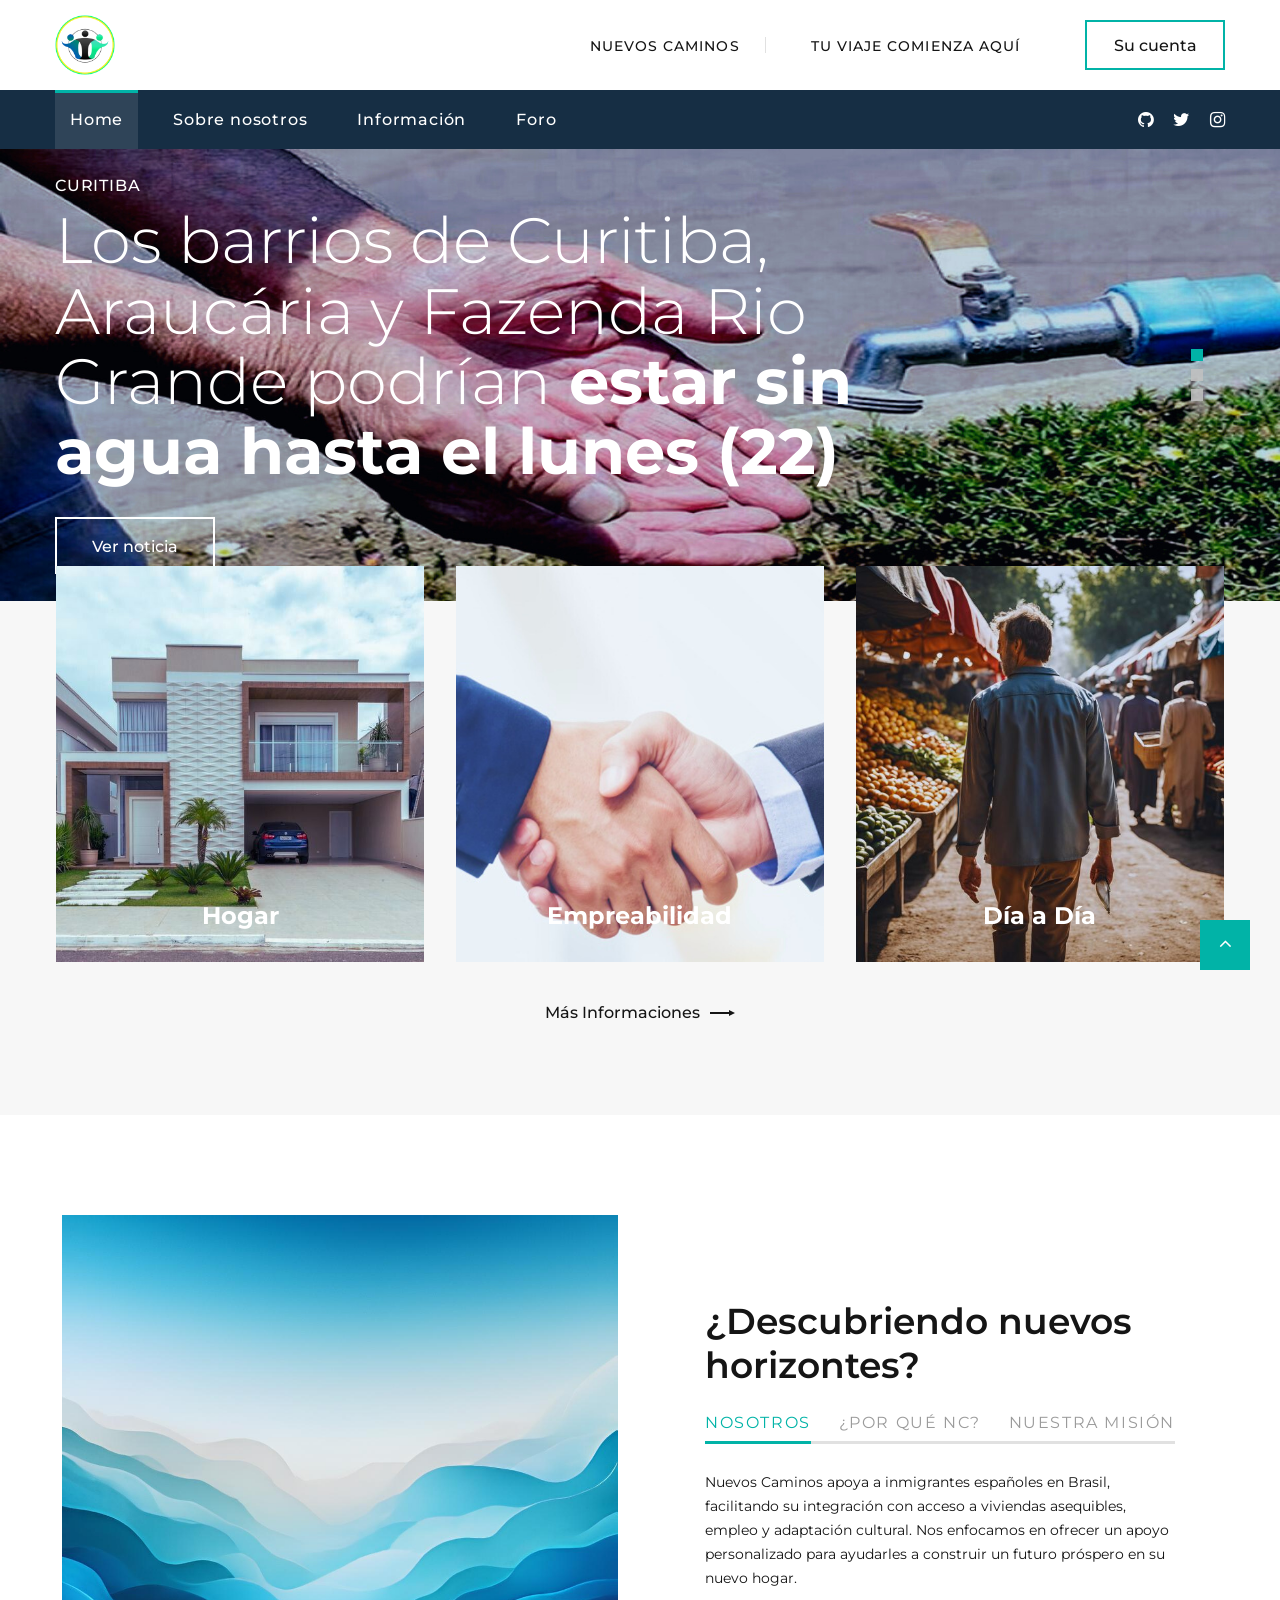
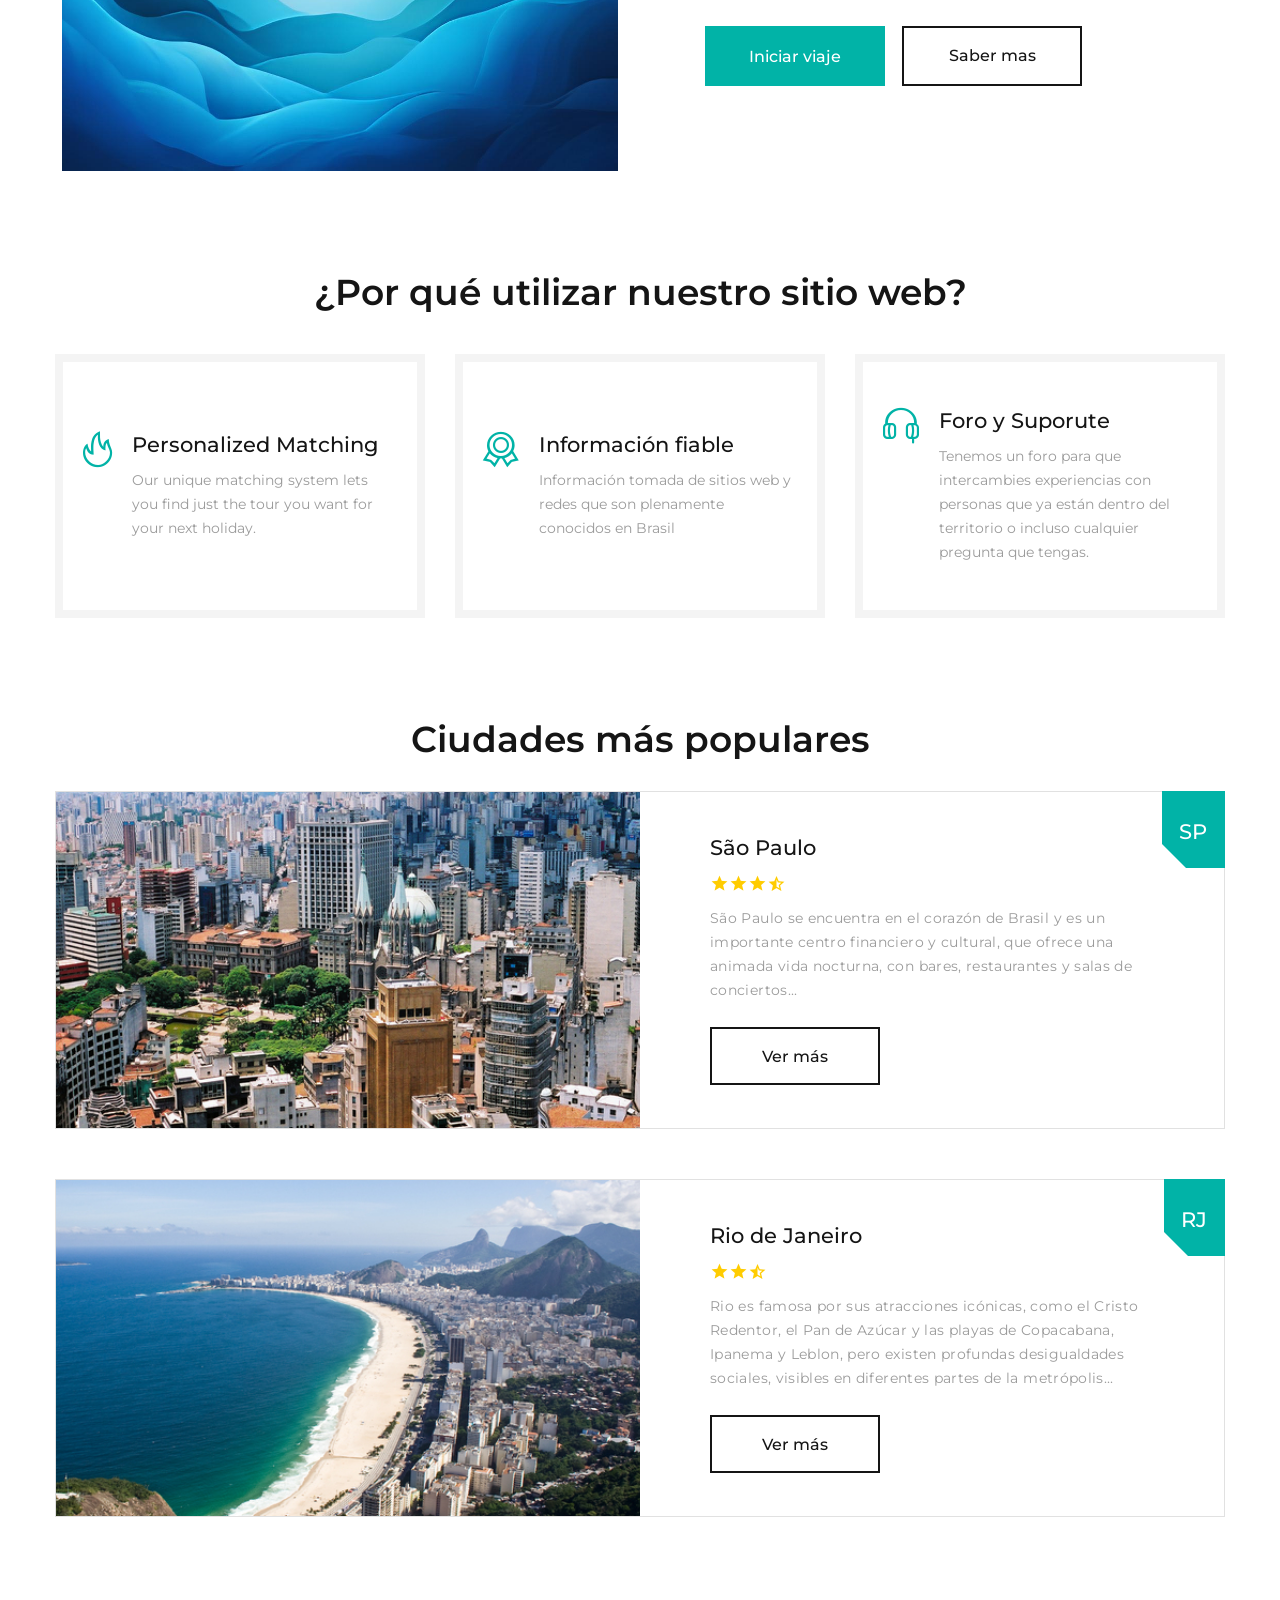
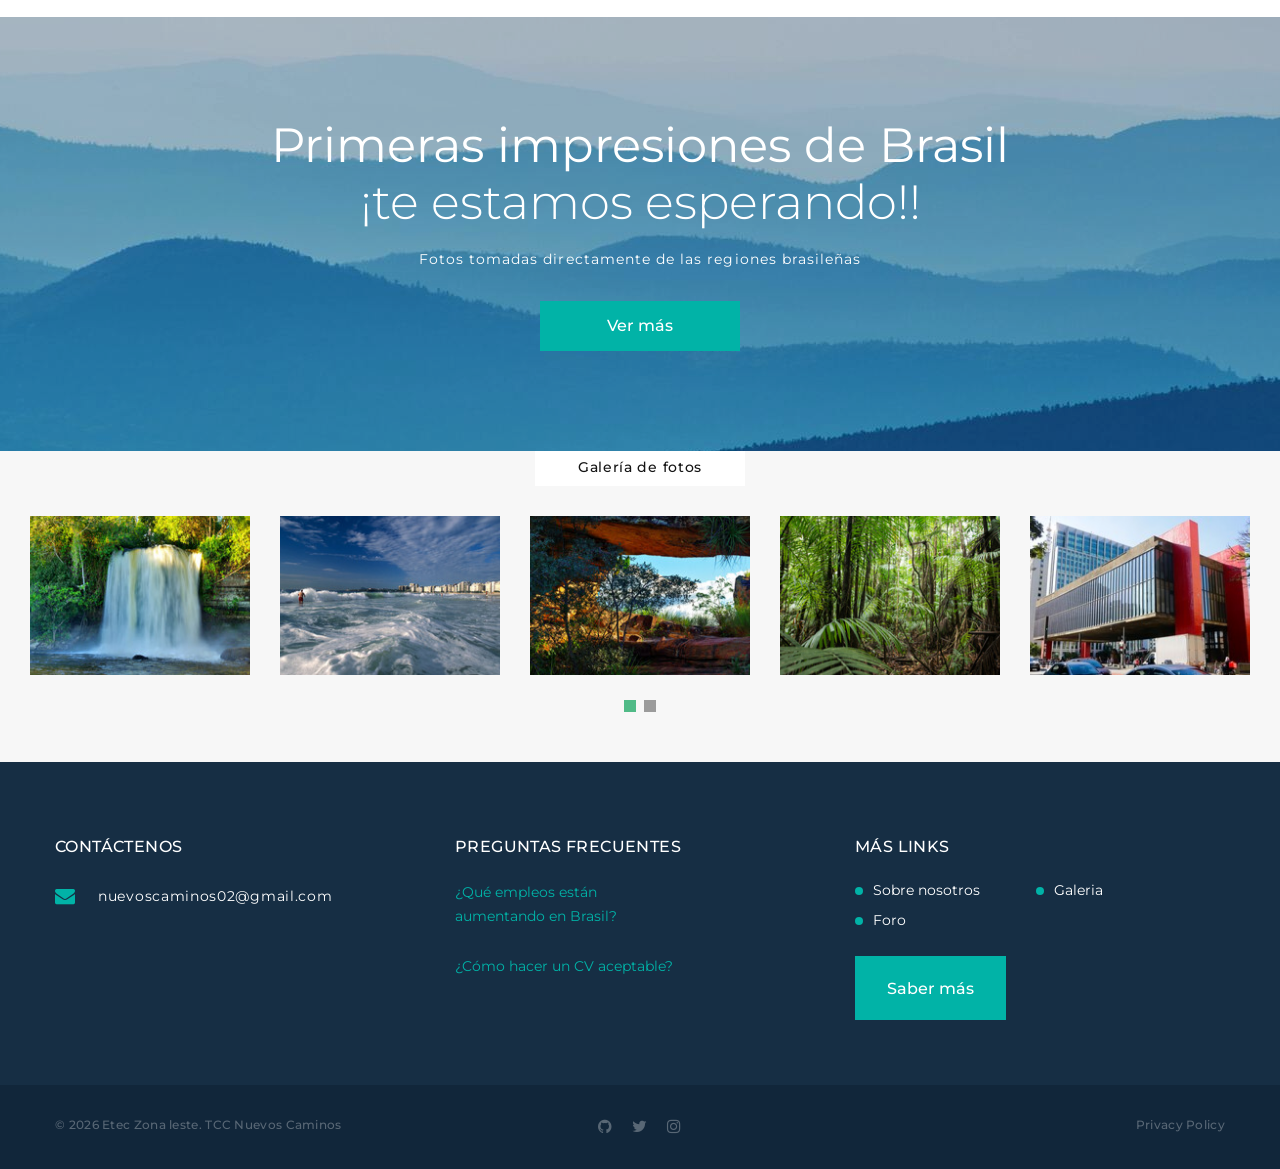
<file: Front-end/index.html>
<!DOCTYPE html>
<html class="wide wow-animation" lang="es">
  <head>
    <title>Home</title>
    <meta name="format-detection" content="telephone=no" />
    <meta
      name="viewport"
      content="width=device-width, height=device-height, initial-scale=1.0, maximum-scale=1.0, user-scalable=0"
    />
    <meta http-equiv="X-UA-Compatible" content="IE=edge" />
    <meta charset="utf-8" />
    <link rel="icon" href="images/favicon.ico" type="image/x-icon" />
    <!-- Stylesheets-->
    <link
      rel="stylesheet"
      type="text/css"
      href="//fonts.googleapis.com/css?family=Montserrat:400,500,600,700%7CPoppins:400%7CTeko:300,400"
    />
    <link rel="stylesheet" href="css/bootstrap.css" />
    <link rel="stylesheet" href="css/fonts.css" />
    <link rel="stylesheet" href="css/style.css" />
    <style>
      .ie-panel {
        display: none;
        background: #212121;
        padding: 10px 0;
        box-shadow: 3px 3px 5px 0 rgba(0, 0, 0, 0.3);
        clear: both;
        text-align: center;
        position: relative;
        z-index: 1;
      }
      html.ie-10 .ie-panel,
      html.lt-ie-10 .ie-panel {
        display: block;
      }
    </style>
  </head>
  <body>
    <div class="page">
      <header class="section page-header">
        <!-- RD Navbar: Deixa o que é estatico na tela ou não-->
        <div class="rd-navbar-wrap">
          <nav
            class="rd-navbar rd-navbar-corporate"
            data-layout="rd-navbar-fixed"
            data-sm-layout="rd-navbar-fixed"
            data-md-layout="rd-navbar-fixed"
            data-md-device-layout="rd-navbar-fixed"
            data-lg-layout="rd-navbar-static"
            data-lg-device-layout="rd-navbar-fixed"
            data-xl-layout="rd-navbar-static"
            data-xl-device-layout="rd-navbar-static"
            data-xxl-layout="rd-navbar-static"
            data-xxl-device-layout="rd-navbar-static"
            data-lg-stick-up-offset="46px"
            data-xl-stick-up-offset="46px"
            data-xxl-stick-up-offset="106px"
            data-lg-stick-up="true"
            data-xl-stick-up="true"
            data-xxl-stick-up="true"
          >
            <div
              class="rd-navbar-collapse-toggle rd-navbar-fixed-element-1"
              data-rd-navbar-toggle=".rd-navbar-collapse"
            >
              <span></span>
            </div>
            <div class="rd-navbar-aside-outer">
              <div class="rd-navbar-aside">
                <!-- RD Navbar Panel-->
                <div class="rd-navbar-panel">
                  <!-- RD Navbar Toggle-->
                  <button
                    class="rd-navbar-toggle"
                    data-rd-navbar-toggle=".rd-navbar-nav-wrap"
                  >
                    <span></span>
                  </button>
                  <!-- RD Navbar Brand: a parte branca em cima da navbar-->
                  <div class="rd-navbar-brand">
                    <!--Brand: as informações dentro da Brand,e definindo que ela não é estatica na tela-->
                    <a class="brand" href="index.html">
                      <img src="images/logo.png" class="logo"/></a>
                  </div>
                </div>
                <div class="rd-navbar-aside-right rd-navbar-collapse">
                  <ul class="rd-navbar-corporate-contacts">
                    <li>
                      <div class="unit unit-spacing-xs">
                        <div class="unit-left">
                          <span class=""></span>
                        </div>
                        <div class="unit-body">
                          <p>Nuevos Caminos</p>
                        </div>
                      </div>
                    </li>
                    <li>
                      <div class="unit unit-spacing-xs">
                        <div class="unit-left">
                          <span class=""></span>
                        </div>
                        <div class="unit-body">
                          <a>Tu viaje comienza aquí</a>
                        </div>
                      </div>
                    </li>
                  </ul>
                  <!--Botão da Brand--->
                  <a
                    class="button button-md button-default-outline-2 button-ujarak"
                    href="cuenta.html">Su cuenta</a>
                </div>
              </div>
            </div>
            <!-- Icones das redes sociais -->
            <div class="rd-navbar-main-outer">
              <div class="rd-navbar-main">
                <div class="rd-navbar-nav-wrap">
                  <ul
                    class="list-inline list-inline-md rd-navbar-corporate-list-social"
                  >
                  <li><a class="icon fa fa-github" href="https://github.com/Nuevos-Caminos/NC"></a></li> 
                  <li><a class="icon fa fa-twitter" href="https://x.com/Nuevos_Caminos0"></a></li>
                  <li><a class="icon fa fa-instagram" href="https://www.instagram.com/tcc_nuevoscaminos/"></a></li>
                  </ul>
                  <!-- RD Navbar Nav: Começo da navbar-->
                  <ul class="rd-navbar-nav">
                    <li class="rd-nav-item active">
                      <a class="rd-nav-link" href="index.html">Home</a>
                    </li>
                    <li class="rd-nav-item">
                      <a class="rd-nav-link" href="Sobre.html">Sobre nosotros</a>
                    </li>
                    <li class="rd-nav-item dropdown">
                      <a class="rd-nav-link" href="#" id="navbarDropdown1" role="button" data-toggle="dropdown" aria-expanded="false">Información</a>
                      <div class="dropdown-menu" aria-labelledby="navbarDropdown1">
                        <a class="dropdown-item" href="Información nvb/hogar.html">Hogar</a>
                        <a class="dropdown-item" href="Información nvb/empreabilidad.html">Empreabilidad</a>
                        <a class="dropdown-item" href="Información nvb/consejos.html">Consejos diarios</a>
                      </div>
                    </li>
                    <li class="rd-nav-item">
                      <a class="rd-nav-link" href="foro.html">Foro</a>
                    </li>
                  </ul>
                </div>
              </div>
            </div>
          </nav>
        </div>
      </header>
      <!-- Swiper-->
      <section
        class="section swiper-container swiper-slider swiper-slider-corporate swiper-pagination-style-2"
        data-loop="true"
        data-autoplay="5000"
        data-simulate-touch="true"
        data-nav="false"
        data-direction="vertical"
      >
        <div class="swiper-wrapper text-left">
          <div
            class="swiper-slide context-dark"
            data-slide-bg="images/noticias/primeira.jpg"
          >
            <div class="swiper-slide-caption section-md">
              <div class="container">
                <div class="row">
                  <div class="col-md-10">
                    <h6
                      class="text-uppercase"
                      data-caption-animate="fadeInRight"
                      data-caption-delay="0"
                    >
                      Curitiba
                    </h6>
                    <h2
                      class="oh font-weight-light"
                      data-caption-animate="slideInUp"
                      data-caption-delay="100"
                    >
                      <span>Los barrios de Curitiba, Araucária y Fazenda Rio Grande podrían</span
                      ><span class="font-weight-bold"> estar sin agua hasta el lunes (22)</span>
                    </h2>
                    <a
                      class="button button-default-outline button-ujarak"
                      href="#"
                      data-caption-animate="fadeInLeft"
                      data-caption-delay="0"
                      >Ver noticia</a
                    >
                  </div>
                </div>
              </div>
            </div>
          </div>
          <div
            class="swiper-slide context-dark"
            data-slide-bg="images/noticias/Grevee.jpg"
          >
            <div class="swiper-slide-caption section-md">
              <div class="container">
                <div class="row">
                  <div class="col-md-10">
                    <h6
                      class="text-uppercase"
                      data-caption-animate="fadeInRight"
                      data-caption-delay="0"
                    >
                    São Paulo
                    </h6>
                    <h2
                      class="oh font-weight-light"
                      data-caption-animate="slideInUp"
                      data-caption-delay="100"
                    >
                      <span>Se cancela la huelga de conductores de autobuses y cobradores de pasajes </span
                      ><span class="font-weight-bold">tras acuerdo</span>
                    </h2>
                    <a
                      class="button button-default-outline button-ujarak"
                      href="#"
                      data-caption-animate="fadeInLeft"
                      data-caption-delay="0"
                      >Ver noticia</a
                    >
                  </div>
                </div>
              </div>
            </div>
          </div>
          <div
            class="swiper-slide context-dark"
            data-slide-bg="images/noticias/geada-19104872.jpg"
          >
            <div class="swiper-slide-caption section-md">
              <div class="container">
                <div class="row">
                  <div class="col-md-10">
                    <h6
                      class="text-uppercase"
                      data-caption-animate="fadeInRight"
                      data-caption-delay="0"
                    >
                    Rio Grande do Sul
                    </h6>
                    <h2
                      class="oh font-weight-light"
                      data-caption-animate="slideInUp"
                      data-caption-delay="100"
                    >
                      <span>RS puede tener </span
                      ><span class="font-weight-bold">-10ºC esta semana</span>
                    </h2>
                    <a
                      class="button button-default-outline button-ujarak"
                      href="#"
                      data-caption-animate="fadeInLeft"
                      data-caption-delay="0"
                      >Ver noticia</a
                    >
                  </div>
                </div>
              </div>
            </div>
          </div>
        </div>
        <!-- Swiper paginação-->
        <div class="swiper-pagination"></div>
      </section>
      <!-- Section Box Categories: as caixas abaixo do swiper-->
      <section class="section section-lg section-top-1 bg-gray-4">
        <div class="container offset-negative-1">
          <div class="box-categories cta-box-wrap">
            <div class="box-categories-content">
              <div class="row justify-content-center">
                <!-- Box 1-->
                <div class="col-md-4 wow fadeInDown col-9" data-wow-delay=".2s">
                  <ul class="list-marked-2 box-categories-list">
                    <li>
                      <a href="Información nvb/hogar.html"
                        ><img
                          src="images/hogar.jpg"
                          alt=""
                          width="368"
                          height="420"
                      /></a>
                      <h5 class="box-categories-title">Hogar</h5>
                    </li>
                  </ul>
                </div>
                <!-- Fim Box 1-->

                <!-- Box 2-->
                <div class="col-md-4 wow fadeInDown col-9" data-wow-delay=".2s">
                  <ul class="list-marked-2 box-categories-list">
                    <li>
                      <a href="Información nvb/empreabilidad.html"
                        ><img
                          src="images/empre.png"
                          alt=""
                          width="368"
                          height="420"
                      /></a>
                      <h5 class="box-categories-title">Empreabilidad</h5>
                    </li>
                  </ul>
                </div>
                <!-- Fim Box 2-->

                <!-- Box 3-->
                <div class="col-md-4 wow fadeInDown col-9" data-wow-delay=".2s">
                  <ul class="list-marked-2 box-categories-list">
                    <li>
                      <a href="Información nvb/consejos.html"
                        ><img
                          src="images/hogarf.jpg"
                          alt=""
                          width="368"
                          height="420"
                      /></a>
                      <h5 class="box-categories-title">Día a Día</h5>
                    </li>
                  </ul>
                </div>
                <!-- Fim Box 3-->
              </div>
            </div>
          </div>

          <!-- Fim Boxs-->
          <a class="link-classic wow fadeInUp" href="#"
            >Más Informaciones<span></span
          ></a>

          <!-- Terminação: Codigo box-->
        </div>
      </section>

      <!-- Discover New Horizons-->
      <section class="section section-sm section-first bg-default text-md-left">
        <div class="container">
          <div
            class="row row-50 align-items-center justify-content-center justify-content-xl-between"
          >
            <div class="col-lg-6 text-center wow fadeInUp">
              <img
                src="images/dt.jpg"
                alt=""
                width="556"
                height="382"
              />
            </div>
            <div class="col-lg-6 wow fadeInRight" data-wow-delay=".1s">
              <div class="box-width-lg-470">
                <h3>¿Descubriendo nuevos horizontes?</h3>
                <!-- Bootstrap tabs-->
                <div
                  class="tabs-custom tabs-horizontal tabs-line tabs-line-big tabs-line-style-2 text-center text-md-left"
                  id="tabs-7"
                >
                  <!-- Nav tabs-->
                  <ul class="nav nav-tabs">
                    <li class="nav-item" role="presentation">
                      <a
                        class="nav-link active"
                        href="#tabs-7-1"
                        data-toggle="tab"
                        >nosotros</a
                      >
                    </li>
                    <li class="nav-item" role="presentation">
                      <a class="nav-link" href="#tabs-7-2" data-toggle="tab"
                        >¿Por qué NC?</a
                      >
                    </li>
                    <li class="nav-item" role="presentation">
                      <a class="nav-link" href="#tabs-7-3" data-toggle="tab"
                        >Nuestra misión</a
                      >
                    </li>
                  </ul>
                  <!-- Tab panes-->
                  <div class="tab-content">
                    <div class="tab-pane fade show active" id="tabs-7-1">
                      <p>
                        Nuevos Caminos apoya a inmigrantes españoles en Brasil, facilitando su integración con acceso a viviendas asequibles, empleo y adaptación cultural. Nos enfocamos en ofrecer un apoyo personalizado para ayudarles a construir un futuro próspero en su nuevo hogar.
                      </p>
                      <div class="group-md group-middle">
                        <a
                          class="button button-secondary button-pipaluk"
                          href="contact-us.html"
                          >Iniciar viaje</a
                        ><a
                          class="button button-black-outline button-md"
                          href="about.html"
                          >Saber mas</a
                        >
                      </div>
                    </div>
                    <div class="tab-pane fade" id="tabs-7-2">
                      <p>
                        Porque nos especializamos en apoyar a inmigrantes españoles en Brasil, brindando soluciones integrales en vivienda, empleo y adaptación. Con NC, te aseguras de recibir un apoyo confiable y personalizado para empezar una nueva vida con confianza.
                      </p>
                      <div class="group-md group-middle">
                        <a
                          class="button button-secondary button-pipaluk"
                          href="contact-us.html"
                          >Iniciar viaje</a
                        ><a
                          class="button button-black-outline button-md"
                          href="about.html"
                          >Saber mas</a
                        >
                      </div>
                    </div>
                    <div class="tab-pane fade" id="tabs-7-3">
                      <p>
                        Nuestra misión en NC es auxiliar a los inmigrantes españoles en Brasil, brindándoles apoyo en la búsqueda de vivienda accesible, oportunidades laborales y adaptación cultural. Estamos comprometidos a facilitar su transición y asegurar que puedan construir un futuro seguro y próspero.
                      </p>
                      <div class="group-md group-middle">
                        <a
                          class="button button-secondary button-pipaluk"
                          href="contact-us.html"
                          >Iniciar viaje</a
                        ><a
                          class="button button-black-outline button-md"
                          href="about.html"
                          >Saber mas</a
                        >
                      </div>
                    </div>
                  </div>
                </div>
              </div>
            </div>
          </div>
        </div>
      </section>
      <!--	Our Services-->
      <section class="section section-sm">
        <div class="container">
          <h3>¿Por qué utilizar nuestro sitio web?</h3>
          <div class="row row-30">
            <div class="col-sm-6 col-lg-4">
              <article class="box-icon-classic">
                <div
                  class="unit box-icon-classic-body flex-column flex-md-row text-md-left flex-lg-column text-lg-center flex-xl-row text-xl-left"
                >
                  <div class="unit-left">
                    <div
                      class="box-icon-classic-icon fl-bigmug-line-hot67"
                    ></div>
                  </div>
                  <div class="unit-body">
                    <h5 class="box-icon-classic-title">
                      <a href="#">Personalized Matching</a>
                    </h5>
                    <p class="box-icon-classic-text">
                      Our unique matching system lets you find just the tour you
                      want for your next holiday.
                    </p>
                  </div>
                </div>
              </article>
            </div>
            <div class="col-sm-6 col-lg-4">
              <article class="box-icon-classic">
                <div
                  class="unit box-icon-classic-body flex-column flex-md-row text-md-left flex-lg-column text-lg-center flex-xl-row text-xl-left"
                >
                  <div class="unit-left">
                    <div
                      class="box-icon-classic-icon fl-bigmug-line-circular220"
                    ></div>
                  </div>
                  <div class="unit-body">
                    <h5 class="box-icon-classic-title">
                      <a href="#">Información fiable</a>
                    </h5>
                    <p class="box-icon-classic-text">
                      Información tomada de sitios web y redes que son plenamente conocidos en Brasil
                    </p>
                  </div>
                </div>
              </article>
            </div>
            <div class="col-sm-6 col-lg-4">
              <article class="box-icon-classic">
                <div
                  class="unit box-icon-classic-body flex-column flex-md-row text-md-left flex-lg-column text-lg-center flex-xl-row text-xl-left"
                >
                  <div class="unit-left">
                    <div
                      class="box-icon-classic-icon fl-bigmug-line-headphones32"
                    ></div>
                  </div>
                  <div class="unit-body">
                    <h5 class="box-icon-classic-title">
                      <a href="#">Foro y Suporute</a>
                    </h5>
                    <p class="box-icon-classic-text">
                      Tenemos un foro para que intercambies experiencias con personas que ya están dentro del territorio o incluso cualquier pregunta que tengas.
                    </p>
                  </div>
                </div>
              </article>
            </div>
          </div>
        </div>
      </section>

      <!-- Cidades mais procuradas-->
      <section class="section section-sm bg-default">
        <div class="container">
          <h3 class="oh-desktop">
            <span class="d-inline-block wow slideInDown">Ciudades más populares</span>
          </h3>
          <div class="row row-sm row-40 row-md-50">
            <div class="col-sm-6 col-md-12 wow fadeInRight">
              <article class="product-big">
                <div
                  class="unit flex-column flex-md-row align-items-md-stretch"
                >
                  <div class="unit-left">
                    <a class="product-big-figure" href="#"
                      ><img
                        src="images/noticias/imgaereaSP.jpg"
                        alt=""
                        width="600"
                        height="366"
                    /></a>
                  </div>
                  <div class="unit-body">
                    <div class="product-big-body">
                      <h5 class="product-big-title">
                        <a href="#">São Paulo</a>
                      </h5>
                      <div class="group-sm group-middle justify-content-start">
                        <div class="product-big-rating">
                          <span class="icon material-icons-star"></span
                          ><span class="icon material-icons-star"></span
                          ><span class="icon material-icons-star"></span
                          ><span class="icon material-icons-star_half"></span>
                        </div>
                      </div>
                      <p class="product-big-text">
                        São Paulo se encuentra en el corazón de Brasil y es un importante centro financiero y cultural, que ofrece una animada vida nocturna, con bares, restaurantes y salas de conciertos...
                      </p>
                      <a
                        class="button button-black-outline button-ujarak"
                        href="#"
                        >Ver más</a
                      >
                      <div class="product-big-price-wrap">
                        <span class="product-big-price">SP</span>
                      </div>
                    </div>
                  </div>
                </div>
              </article>
            </div>
            <div class="col-sm-6 col-md-12 wow fadeInLeft">
  
              <article class="product-big">
                <div
                  class="unit flex-column flex-md-row align-items-md-stretch"
                >
                  <div class="unit-left">
                    <a class="product-big-figure" href="#"
                      ><img
                        src="images/noticias/imgaereaRJ.jpg"
                        alt=""
                        width="600"
                        height="366"
                    /></a>
                  </div>
                  <div class="unit-body">
                    <div class="product-big-body">
                      <h5 class="product-big-title">
                        <a href="#">Rio de Janeiro</a>
                      </h5>
                      <div class="group-sm group-middle justify-content-start">
                        <div class="product-big-rating">
                          <span class="icon material-icons-star"></span
                          ><span class="icon material-icons-star"></span
                          ><span class="icon material-icons-star_half"></span>
                        </div>
                      </div>
                      <p class="product-big-text">
                        Rio es famosa por sus atracciones icónicas, como el Cristo Redentor, el Pan de Azúcar y las playas de Copacabana, Ipanema y Leblon, pero existen profundas desigualdades sociales, visibles en diferentes partes de la metrópolis...
                      </p>
                      <a
                        class="button button-black-outline button-ujarak"
                        href="#"
                        >Ver más</a
                      >
                      <div class="product-big-price-wrap">
                        <span class="product-big-price">RJ</span>
                      </div>
                    </div>
                  </div>
                </div>
              </article>
            </div>
          </div>
        </div>
      </section>

      
      <!-- Algumas fotos do território Brasileiro-->
      <section class="section bg-default text-center offset-top-50">
        <div
          class="parallax-container"
          data-parallax-img="images/adicionais/banner.jpg"
        >
          <div
            class="parallax-content section-xl section-inset-custom-1 context-dark bg-overlay-2-21"
          >
            <div class="container">
              <h2 class="heading-2 oh font-weight-normal wow slideInDown">
                <span class="d-block font-weight-semi-bold"
                  >Primeras impresiones de Brasil</span
                ><span class="d-block font-weight-light"
                  >¡te estamos esperando!!</span
                >
              </h2>
              <p
                class="text-width-medium text-spacing-75 wow fadeInLeft"
                data-wow-delay=".1s"
              >
              Fotos tomadas directamente de las regiones brasileñas
              </p>
              <a class="button button-secondary button-pipaluk" href="#"
                >Ver más</a
              >
            </div>
          </div>
        </div>
      </section>

      <!-- Slider: fotos-->
      <section
        class="section section-sm section-top-0 section-fluid section-relative bg-gray-4"
      >
        <div class="container-fluid">
          <h6 class="gallery-title">Galería de fotos</h6>
          <!-- Carrossel das fotos-->
          <div
            class="owl-carousel owl-classic owl-dots-secondary"
            data-items="1"
            data-sm-items="2"
            data-md-items="3"
            data-lg-items="4"
            data-xl-items="5"
            data-xxl-items="6"
            data-stage-padding="15"
            data-xxl-stage-padding="0"
            data-margin="30"
            data-autoplay="true"
            data-nav="true"
            data-dots="true"
          >

            <article class="thumbnail thumbnail-mary">
              <div class="thumbnail-mary-figure">
                <img
                  src="images/adicionais/maranhao.jpg"
                  alt=""
                  width="270"
                  height="195"
                />
              </div>
              <div class="thumbnail-mary-caption">
                <a
                  class="icon fl-bigmug-line-zoom60"
                  href="images/adicionais/maranhaoG.jpg"
                  data-lightgallery="item"
                  ><img
                    src="images/gallery-image-1-270x195.jpg"
                    alt=""
                    width="270"
                    height="195"
                /></a>
              </div>
            </article>

            <article class="thumbnail thumbnail-mary">
              <div class="thumbnail-mary-figure">
                <img
                  src="images/adicionais/Rj.jpg"
                  alt=""
                  width="270"
                  height="195"
                />
              </div>
              <div class="thumbnail-mary-caption">
                <a
                  class="icon fl-bigmug-line-zoom60"
                  href="images/adicionais/RjG.jfif"
                  data-lightgallery="item"
                  ><img
                    src="images/gallery-image-2-270x195.jpg"
                    alt=""
                    width="270"
                    height="195"
                /></a>
              </div>
            </article>

            <article class="thumbnail thumbnail-mary">
              <div class="thumbnail-mary-figure">
                <img
                  src="images/adicionais/Pi.jpg"
                  alt=""
                  width="270"
                  height="195"
                />
              </div>
              <div class="thumbnail-mary-caption">
                <a
                  class="icon fl-bigmug-line-zoom60"
                  href="images/adicionais/PiG.jpg"
                  data-lightgallery="item"
                  ><img
                    src="images/gallery-image-3-270x195.jpg"
                    alt=""
                    width="270"
                    height="195"
                /></a>
              </div>
            </article>

            <article class="thumbnail thumbnail-mary">
              <div class="thumbnail-mary-figure">
                <img
                  src="images/adicionais/Ama.jpg"
                  alt=""
                  width="270"
                  height="195"
                />
              </div>
              <div class="thumbnail-mary-caption">
                <a
                  class="icon fl-bigmug-line-zoom60"
                  href="images/adicionais/AmaG.jpg"
                  data-lightgallery="item"
                  ><img
                    src="images/gallery-image-4-270x195.jpg"
                    alt=""
                    width="270"
                    height="195"
                /></a>
              </div>
            </article>
 
            <article class="thumbnail thumbnail-mary">
              <div class="thumbnail-mary-figure">
                <img
                  src="images/adicionais/Sp.jpg"
                  alt=""
                  width="270"
                  height="195"
                />
              </div>
              <div class="thumbnail-mary-caption">
                <a
                  class="icon fl-bigmug-line-zoom60"
                  href="images/adicionais/SpG.jpg"
                  data-lightgallery="item"
                  ><img
                    src="images/gallery-image-5-270x195.jpg"
                    alt=""
                    width="270"
                    height="195"
                /></a>
              </div>
            </article>
   
            <article class="thumbnail thumbnail-mary">
              <div class="thumbnail-mary-figure">
                <img
                  src="images/adicionais/Mg.jpg"
                  alt=""
                  width="270"
                  height="195"
                />
              </div>
              <div class="thumbnail-mary-caption">
                <a
                  class="icon fl-bigmug-line-zoom60"
                  href="images/adicionais/MgG.jpg"
                  data-lightgallery="item"
                  ><img
                    src="images/gallery-image-6-270x195.jpg"
                    alt=""
                    width="270"
                    height="195"
                /></a>
              </div>
            </article>

            <article class="thumbnail thumbnail-mary">
              <div class="thumbnail-mary-figure">
                <img
                  src="images/adicionais/Nt.jpg"
                  alt=""
                  width="270"
                  height="195"
                />
              </div>
              <div class="thumbnail-mary-caption">
                <a
                  class="icon fl-bigmug-line-zoom60"
                  href="images/adicionais/NtG.jfif"
                  data-lightgallery="item"
                  ><img
                    src="images/gallery-image-7-270x195.jpg"
                    alt=""
                    width="270"
                    height="195"
                /></a>
              </div>
            </article>
          </div>
        </div>
      </section>

      <!-- Footer-->
      <footer class="section footer-corporate context-dark">
        <div class="footer-corporate-inset">
          <div class="container">
            <div class="row row-40 justify-content-lg-between">
              <!-- Repartição 1-->
              <div class="col-sm-6 col-md-12 col-lg-3 col-xl-4">
                <div class="oh-desktop">
                  <div class="wow slideInRight" data-wow-delay="0s">
                    <h6 class="text-spacing-100 text-uppercase">Contáctenos</h6>
                    <ul class="footer-contacts d-inline-block d-sm-block">
                      <li>
                        <div class="unit">
                          <div class="unit-left">
                            <span class="icon fa fa-envelope"></span>
                          </div>
                          <div class="unit-body">
                            <a class="link-aemail" href="mailto:#"
                              >nuevoscaminos02@gmail.com</a>
                          </div>
                        </div>
                      </li>
                    </ul>
                  </div>
                </div>
              </div>
              <!-- Fim Repartição 1-->

              <!-- Repartição 2-->
              <div class="col-sm-6 col-md-5 col-lg-3 col-xl-4">
                <div class="oh-desktop">
                  <div class="wow slideInDown" data-wow-delay="0s">
                    <h6 class="text-spacing-100 text-uppercase">
                      Preguntas frecuentes
                    </h6>

                    <article class="post post-minimal-2">
                      <p class="post-minimal-2-title">
                        <a href="#"
                          >¿Qué empleos están aumentando en Brasil?</a>
                      </p>
                    </article>

                    <article class="post post-minimal-2">
                      <p class="post-minimal-2-title">
                        <a href="#"
                          >¿Cómo hacer un CV aceptable?</a
                        >
                      </p>
                    </article>
                  </div>
                </div>
              </div>
              <!-- Fim Repartição 2-->
              
              <!-- Repartição 3-->
              <div class="col-sm-11 col-md-7 col-lg-5 col-xl-4">
                <div class="oh-desktop">
                  <div class="wow slideInLeft" data-wow-delay="0s">
                    <h6 class="text-spacing-100 text-uppercase">Más links</h6>
                    <ul
                      class="row-6 list-0 list-marked list-marked-md list-marked-secondary list-custom-2">
                      <li><a href="sobre.html">Sobre nosotros</a></li>
                      <li><a href="foro.html">Foro</a></li>
                      <li><a href="#">Galeria</a></li>
                    </ul>
                    <div class="group-md group-middle justify-content-sm-start">
                      <a class="button button-lg button-primary button-ujarak" href="#">Saber más</a>
                    </div>
                  </div>
                </div>
              </div>
              <!-- Fim Repartição 3-->

            </div>
          </div>
        </div>
        <div class="footer-corporate-bottom-panel">
          <div class="container">
            <div
              class="row justfy-content-xl-space-berween row-10 align-items-md-center2"
            >
              <div class="col-sm-6 col-md-4 text-sm-right text-md-center">
                <div>
                  <ul class="list-inline list-inline-sm footer-social-list-2">
                    <li><a class="icon fa fa-github" href="https://github.com/Nuevos-Caminos/NC"></a></li> 
                  <li><a class="icon fa fa-twitter" href="https://x.com/Nuevos_Caminos0"></a></li>
                  <li><a class="icon fa fa-instagram" href="https://www.instagram.com/tcc_nuevoscaminos/"></a></li>
                  </ul>
                </div>
              </div>
              <div class="col-sm-6 col-md-4 order-sm-first">
                
                <!-- Considerações-->
                <p class="rights">
                  <span>&copy;&nbsp;</span><span class="copyright-year"></span
                  ><span>&nbsp;</span><span>Etec Zona leste</span>.
                  <span>TCC Nuevos Caminos</span>
                </p>
              </div>
              <div class="col-sm-6 col-md-4 text-md-right">
                <p class="rights"><a href="#">Privacy Policy</a></p>
              </div>
            </div>
          </div>
        </div>
      </footer>
    <!--Fim Footer-->

    </div>
    <!-- Global Mailform Output-->
    <div class="snackbars" id="form-output-global"></div>
    <!-- Javascript-->
    <script src="js/core.min.js"></script>
    <script src="js/script.js"></script>
  </body>
</html>
</file>
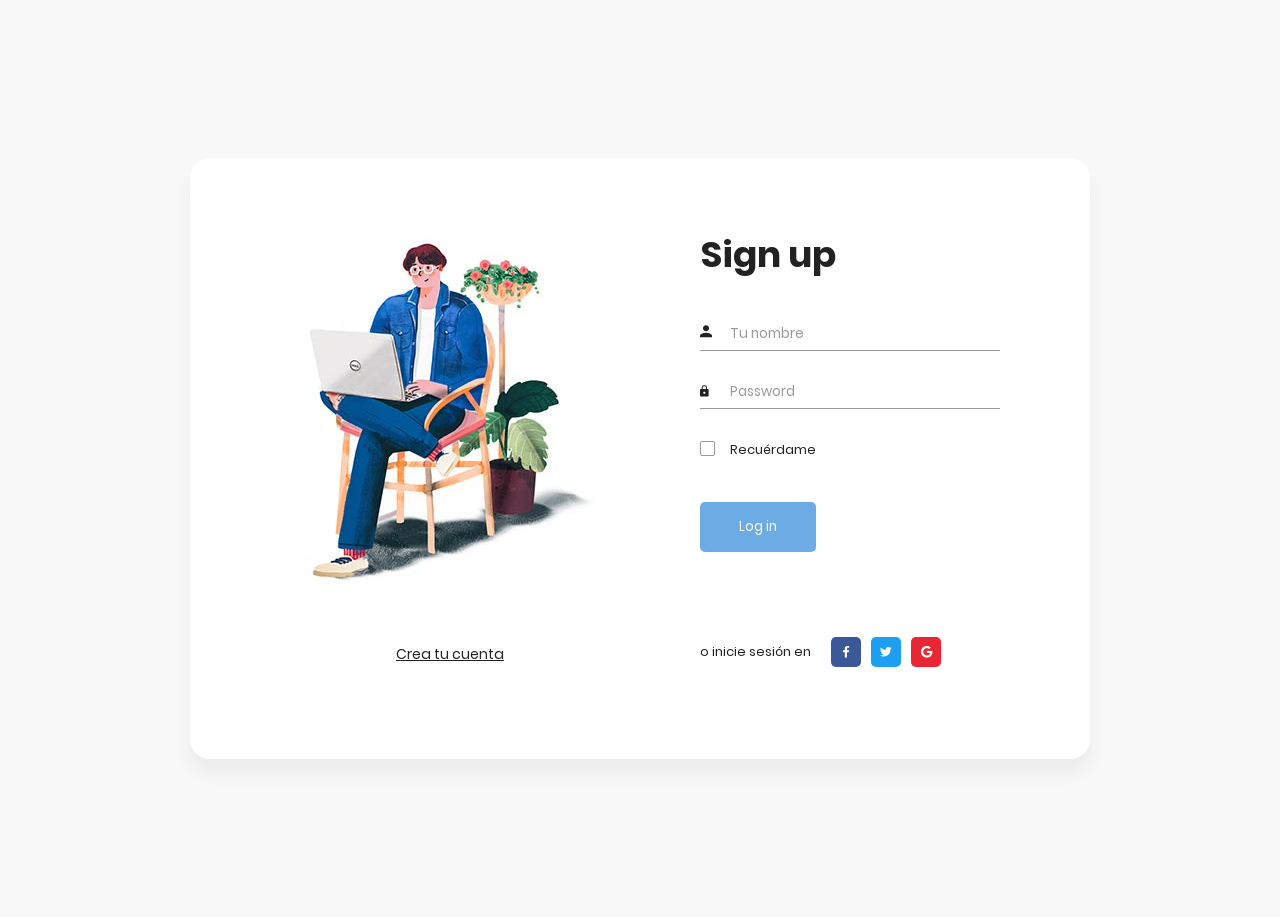
<file: Front-end/login/index.html>
<!DOCTYPE html>
<html lang="es">
<head>
    <meta charset="UTF-8">
    <meta name="viewport" content="width=device-width, initial-scale=1.0">
    <meta http-equiv="X-UA-Compatible" content="ie=edge">
    <title>Nuevos Caminos</title>

    <!-- Font Icon -->
    <link rel="stylesheet" href="fonts/material-icon/css/material-design-iconic-font.min.css">

    <!-- Main css -->
    <link rel="stylesheet" href="css/style.css">
</head>
<body>

    <div class="main">
        <!-- Sing in  Form -->
        <section class="sign-in">
            <div class="container">
                <div class="signin-content">
                    <div class="signin-image">
                        <figure><img src="images/signin-image.jpg" alt="sing up image"></figure>
                        <a href="inscription.html" class="signup-image-link">Crea tu cuenta</a>
                    </div>

                    <div class="signin-form">
                        <h2 class="form-title">Sign up</h2>
                        <form method="POST" class="register-form" id="login-form">
                            <div class="form-group">
                                <label for="Tu_nombre"><i class="zmdi zmdi-account material-icons-name"></i></label>
                                <input type="text" name="Tu_nombre" id="Tu_nombre" placeholder="Tu nombre" required/>
                            </div>
                            <div class="form-group">
                                <label for="Tu_senha"><i class="zmdi zmdi-lock"></i></label>
                                <input type="password" name="Tu_senha" id="Tu_senha" placeholder="Password" required/>
                            </div>
                            <div class="form-group">
                                <input type="checkbox" name="remember-me" id="remember-me" class="agree-term" />
                                <label for="remember-me" class="label-agree-term"><span><span></span></span>Recuérdame</label>
                            </div>
                            <div class="form-group form-button">
                                <input type="submit" name="signin" id="signin" class="form-submit" value="Log in"/>
                            </div>
                        </form>
                        <div class="social-login">
                            <span class="social-label">o inicie sesión en</span>
                            <ul class="socials">
                                <li><a href="#"><i class="display-flex-center zmdi zmdi-facebook"></i></a></li>
                                <li><a href="#"><i class="display-flex-center zmdi zmdi-twitter"></i></a></li>
                                <li><a href="#"><i class="display-flex-center zmdi zmdi-google"></i></a></li>
                            </ul>
                        </div>
                    </div>
                </div>
            </div>
        </section>
    </div>
</body>
</html>
</file>
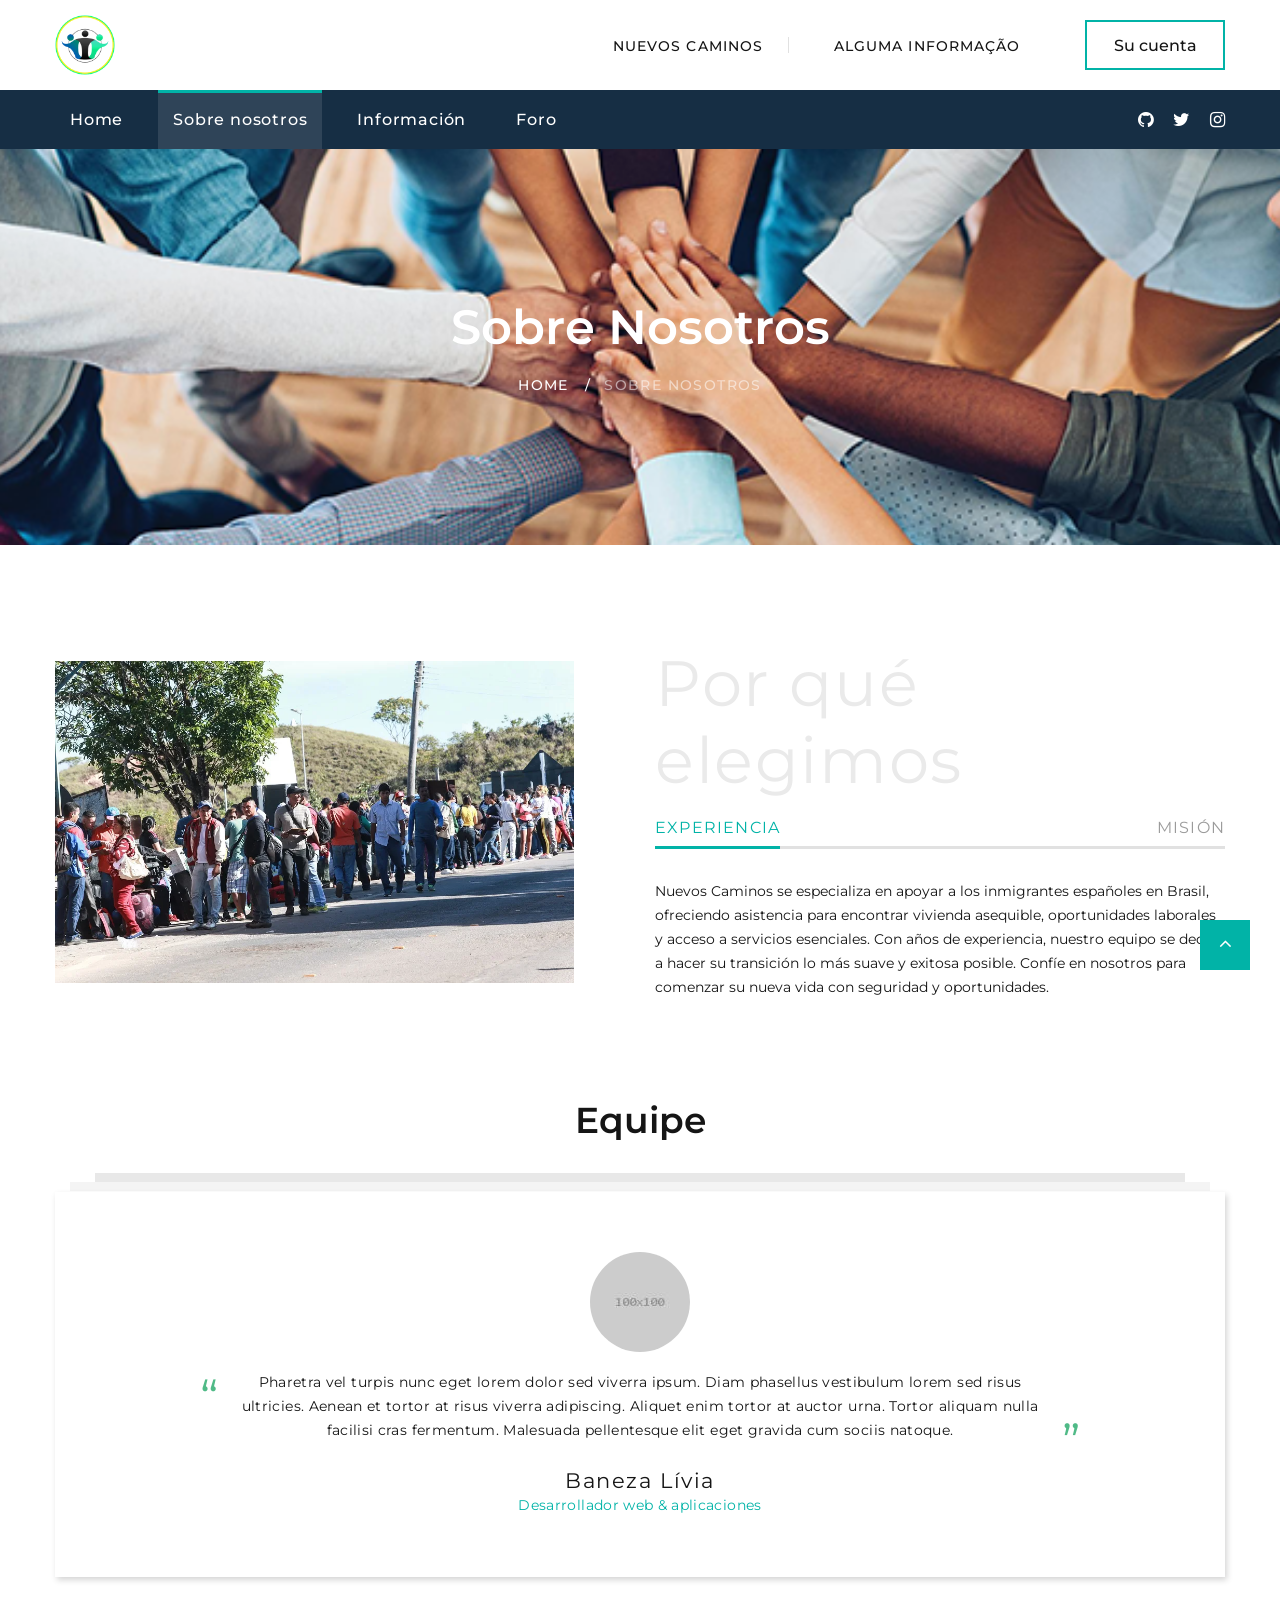
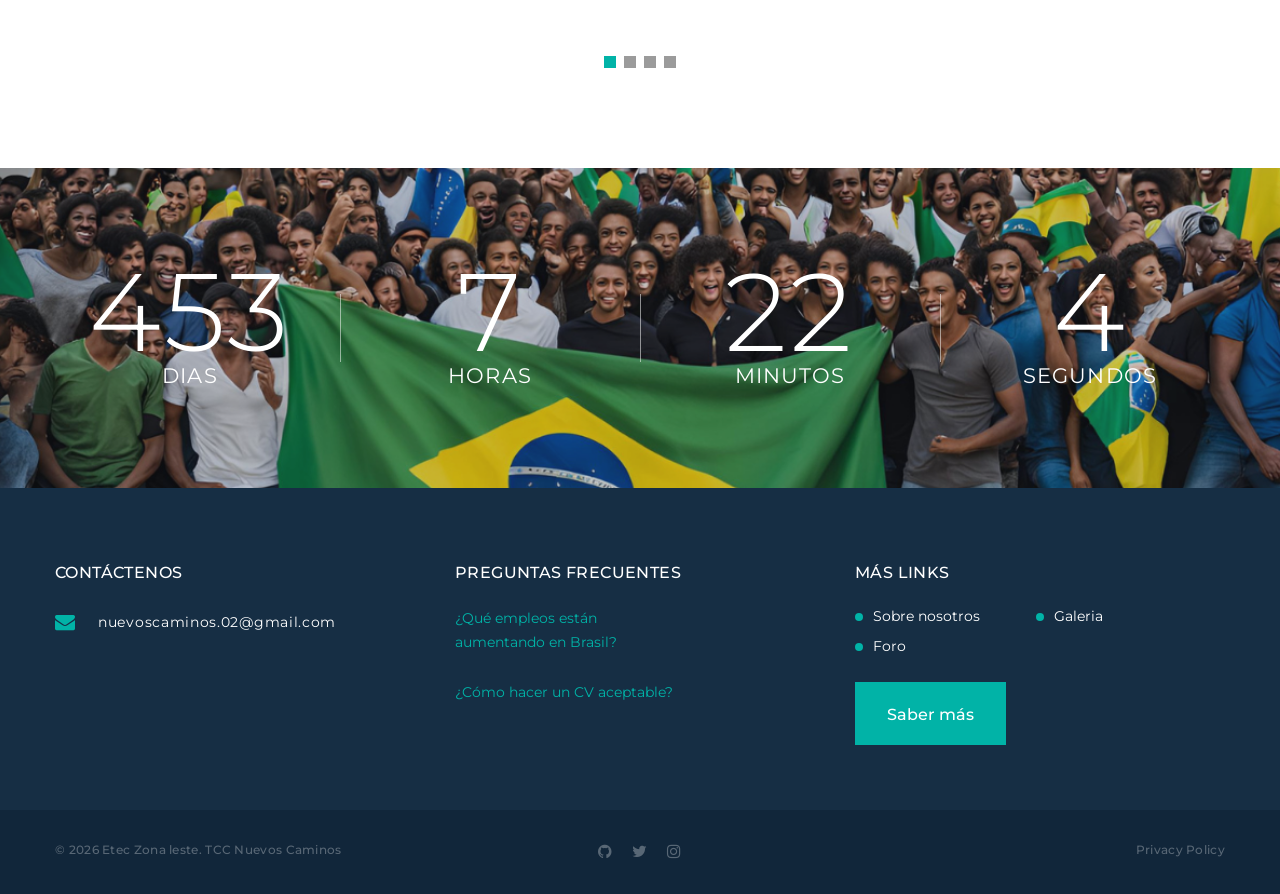
<file: Front-end/sobre.html>
<!DOCTYPE html>
<html class="wide wow-animation" lang="en">
  <head>
    <title>Nuevos Caminos - Sobre Nosotros</title>
    <meta name="format-detection" content="telephone=no" />
    <meta name="viewport" content="width=device-width, height=device-height, initial-scale=1.0, maximum-scale=1.0, user-scalable=0"/>
    <meta http-equiv="X-UA-Compatible" content="IE=edge" />
    <meta charset="utf-8"/>
    <link rel="icon" href="images/favicon.ico" type="image/x-icon" />
    <!-- Stylesheets-->
    <link rel="stylesheet" type="text/css" href="//fonts.googleapis.com/css?family=Montserrat:400,500,600,700%7CPoppins:400%7CTeko:300,400"/>
    <link rel="stylesheet" href="css/bootstrap.css" />
    <link rel="stylesheet" href="css/fonts.css" />
    <link rel="stylesheet" href="css/style.css" />
    <style>
      .ie-panel {
        display: none;
        background: #212121;
        padding: 10px 0;
        box-shadow: 3px 3px 5px 0 rgba(0, 0, 0, 0.3);
        clear: both;
        text-align: center;
        position: relative;
        z-index: 1;
      }
      html.ie-10 .ie-panel,
      html.lt-ie-10 .ie-panel {
        display: block;
      }
    </style> 
  </head>
  <body>
    <div class="page">
      <header class="section page-header">
        <!-- RD Navbar-->
        <div class="rd-navbar-wrap">
          <nav
          class="rd-navbar rd-navbar-corporate"
          data-layout="rd-navbar-fixed"
          data-sm-layout="rd-navbar-fixed"
          data-md-layout="rd-navbar-fixed"
          data-md-device-layout="rd-navbar-fixed"
          data-lg-layout="rd-navbar-static"
          data-lg-device-layout="rd-navbar-fixed"
          data-xl-layout="rd-navbar-static"
          data-xl-device-layout="rd-navbar-static"
          data-xxl-layout="rd-navbar-static"
          data-xxl-device-layout="rd-navbar-static"
          data-lg-stick-up-offset="46px"
          data-xl-stick-up-offset="46px"
          data-xxl-stick-up-offset="106px"
          data-lg-stick-up="true"
          data-xl-stick-up="true"
          data-xxl-stick-up="true"
        >
          <div
            class="rd-navbar-collapse-toggle rd-navbar-fixed-element-1"
            data-rd-navbar-toggle=".rd-navbar-collapse"
          >
            <span></span>
          </div>
          <div class="rd-navbar-aside-outer">
            <div class="rd-navbar-aside">
              <!-- RD Navbar Panel-->
              <div class="rd-navbar-panel">
                <!-- RD Navbar Toggle-->
                <button
                  class="rd-navbar-toggle"
                  data-rd-navbar-toggle=".rd-navbar-nav-wrap"
                >
                  <span></span>
                </button>
                <!-- RD Navbar Brand: a parte branca em cima da navbar-->
                <div class="rd-navbar-brand">
                  <!--Brand: as informações dentro da Brand,e definindo que ela não é estatica na tela-->
                  <a class="brand" href="index.html">
                    <img src="images/logo.png" class="logo"/></a>
                </div>
              </div>
              <div class="rd-navbar-aside-right rd-navbar-collapse">
                <ul class="rd-navbar-corporate-contacts">
                  <li>
                    <div class="unit unit-spacing-xs">
                      <div class="unit-left">
                        <span class=""></span>
                      </div>
                      <div class="unit-body">
                        <p>Nuevos Caminos</p>
                      </div>
                    </div>
                  </li>
                  <li>
                    <div class="unit unit-spacing-xs">
                      <div class="unit-left">
                        <span class=""></span>
                      </div>
                      <div class="unit-body">
                        <a class="link-phone" href="tel:#">alguma informação</a>
                      </div>
                    </div>
                  </li>
                </ul>
                <!--Botão da Brand--->
                <a
                  class="button button-md button-default-outline-2 button-ujarak"
                  href="#">Su cuenta</a>
              </div>
            </div>
          </div>
          <!-- Icones das redes sociais -->
          <div class="rd-navbar-main-outer">
            <div class="rd-navbar-main">
              <div class="rd-navbar-nav-wrap">
                <ul
                  class="list-inline list-inline-md rd-navbar-corporate-list-social">
                <li><a class="icon fa fa-github" href="https://github.com/Nuevos-Caminos/NC"></a></li> 
                <li><a class="icon fa fa-twitter" href="https://x.com/Nuevos_Caminos0"></a></li>
                <li><a class="icon fa fa-instagram" href="https://www.instagram.com/tcc_nuevoscaminos/"></a></li> 
                </ul>
                <!-- RD Navbar Nav: Começo da navbar-->
                <ul class="rd-navbar-nav">
                  <li class="rd-nav-item">
                    <a class="rd-nav-link" href="index.html">Home</a>
                  </li>
                  <li class="rd-nav-item active">
                    <a class="rd-nav-link" href="Sobre.html">Sobre nosotros</a>
                  </li>
                  <li class="rd-nav-item dropdown">
                    <a class="rd-nav-link" href="#" id="navbarDropdown1" role="button" data-toggle="dropdown" aria-expanded="false">Información</a>
                    <div class="dropdown-menu" aria-labelledby="navbarDropdown1">
                      <a class="dropdown-item" href="Información nvb/hogar.html">Hogar</a>
                        <a class="dropdown-item" href="Información nvb/empreabilidad.html">Empleabilidad</a>
                        <a class="dropdown-item" href="Información nvb/consejos.html">Consejos diarios</a>
                    </div>
                  </li>
                  <li class="rd-nav-item">
                    <a class="rd-nav-link" href="foro.html">Foro</a>
                  </li>
                </ul>
              </div>
            </div>
          </div>
          </nav>
        </div>
      </header>
      <!-- Breadcrumbs -->
      <section class="breadcrumbs-custom-inset p-0">
        <div class="breadcrumbs-custom context-dark bg-overlay-60">
          <div class="container">
            <h2 class="breadcrumbs-custom-title">Sobre Nosotros</h2>
            <ul class="breadcrumbs-custom-path">
              <li><a href="index.html">Home</a></li>
              <li class="active">Sobre Nosotros</li>
            </ul>
          </div>
          <!-- foto Arrumada-->
          <div
            class="box-position"
            style="background-image: url(images/equipe.png)" 
          ></div>
        </div>
      </section>
      <!-- Why choose us-->
      <section class="section section-sm section-first bg-default text-md-left">
        <div class="container">
          <div class="row row-50 justify-content-center align-items-xl-center">
            <div class="col-md-10 col-lg-5 col-xl-6">
              <img
                src="images/imigrates.png" 
                alt=""
                width="519"
                height="564"
              /> <!-- Colocar foto do grupo depois--> 
            </div>
            <div class="col-md-10 col-lg-7 col-xl-6">
              <h1 class="text-spacing-25 font-weight-normal title-opacity-9">
                Por qué elegimos
              </h1>
              <!-- Bootstrap tabs-->
              <div class="tabs-custom tabs-horizontal tabs-line" id="tabs-4">
                <!-- Nav tabs-->
                <ul class="nav nav-tabs">
                  <li class="nav-item" role="presentation">
                    <a
                      class="nav-link active"
                      href="#tabs-4-1"
                      data-toggle="tab"
                      >Experiencia</a
                    >
                  </li>
                  <li class="nav-item" role="presentation">
                    <a class="nav-link" href="#tabs-4-2" data-toggle="tab"
                      >misión</a
                    >
                  </li>
                </ul>
                <!-- Pq nos ecolher arrumado-->
                <!-- Tab panes-->
                <div class="tab-content">
                  <div class="tab-pane fade show active" id="tabs-4-1">
                    <p>
                      Nuevos Caminos se especializa en apoyar a los inmigrantes españoles en Brasil, ofreciendo asistencia para encontrar vivienda asequible, oportunidades laborales y acceso a servicios esenciales. Con años de experiencia, nuestro equipo se dedica a hacer su transición lo más suave y exitosa posible. Confíe en nosotros para comenzar su nueva vida con seguridad y oportunidades.
                    </p>
                  </div>
                  <div class="tab-pane fade" id="tabs-4-2">
                    <p>
                      Nuestra misión en Nuevos Caminos es minimizar los desafíos que enfrentan los inmigrantes españoles en Brasil, asegurando que tengan acceso a empleos y viviendas asequibles. Nos comprometemos a ofrecer un apoyo integral para que cada inmigrante pueda establecerse de manera segura y exitosa, con dignidad y oportunidades reales de crecimiento.
                    </p>
                    <div class="text-center text-sm-left offset-top-30 tab-height">
                      <ul class="row-16 list-0 list-custom list-marked list-marked-sm list-marked-secondary">
                        <li>Conocimiento del Territorio Brasileño</li>
                        <li>Entrada en el Mercado Laboral</li>
                        <li>Adaptación a Brasil</li>
                        <li>Mejores Condiciones en Viviendas</li>
                        <li>Sensación de Pertenencia</li>
                        <li>Apoyo Personalizado y Continuo</li>
                      </ul>
                    </div>
                    <div class="group-md group-middle">
                      <a class="button button-width-xl-230 button-primary button-pipaluk" href="#">entrar en contacto</a>
                        <a class="button button-black-outline button-md" href="#">Descargar presentación</a>
                    </div>
                  </div>
                </div>
              </div>
            </div>
          </div>
        </div>
      </section>
      <!-- Pq nos ecolher arrumado-->
      <!-- What people Say-->
      <section class="section section-sm section-last bg-default">
        <div class="container">
          <h3>Equipe</h3>
          <!-- Owl Carousel-->
          <div
            class="owl-carousel owl-modern"
            data-items="1"
            data-stage-padding="15"
            data-margin="30"
            data-dots="true"
            data-animation-in="fadeIn"
            data-animation-out="fadeOut"
            data-autoplay="true"
          >
            <!-- Quote Baneza-->
            <article class="quote-lisa">
              <div class="quote-lisa-body">
                <a class="quote-lisa-figure" href="#"
                  ><img
                    class="img-circles"
                    src="images/user-17-100x100.jpg"
                    alt=""
                    width="100"
                    height="100"
                /></a>
                <div class="quote-lisa-text">
                  <p class="q">
                    Pharetra vel turpis nunc eget lorem dolor sed viverra ipsum.
                    Diam phasellus vestibulum lorem sed risus ultricies. Aenean
                    et tortor at risus viverra adipiscing. Aliquet enim tortor
                    at auctor urna. Tortor aliquam nulla facilisi cras
                    fermentum. Malesuada pellentesque elit eget gravida cum
                    sociis natoque.
                  </p>
                </div>
                <h5 class="quote-lisa-cite">
                  <a href="#">Baneza Lívia</a>
                </h5>
                <p class="quote-lisa-status">Desarrollador web & aplicaciones</p>
                <i class="bi bi-instagram"></i>
              </div>
            </article>
            <!-- Quote Diogo-->
            <article class="quote-lisa">
              <div class="quote-lisa-body">
                <a class="quote-lisa-figure" href="#"
                  ><img
                    class="img-circles"
                    src="images/user-17-100x100.jpg"
                    alt=""
                    width="100"
                    height="100"
                /></a>
                <div class="quote-lisa-text">
                  <p class="q">
                    Sodales ut etiam sit amet nisl purus. Maecenas accumsan
                    lacus vel facilisis volutpat est. Suscipit adipiscing
                    bibendum est ultricies integer quis auctor. Viverra aliquet
                    eget sit amet tellus cras adipiscing. Posuere ac ut
                    consequat semper viverra nam libero justo laoreet. Iaculis
                    eu non diam phasellus vestibulum lorem sed risus ultricies.
                  </p>
                </div>
                <h5 class="quote-lisa-cite"><a href="#">Diogo Marques</a></h5>
                <p class="quote-lisa-status">Desarrollador web & aplicaciones</p>
              </div>
            </article>
            <!-- Quote Henrique-->
            <article class="quote-lisa">
              <div class="quote-lisa-body">
                <a class="quote-lisa-figure" href="#"
                  ><img
                    class="img-circles"
                    src="images/user-18-100x100.jpg"
                    alt=""
                    width="100"
                    height="100"
                /></a>
                <div class="quote-lisa-text">
                  <p class="q">
                    Lacus vestibulum sed arcu non odio euismod lacinia.
                    Pellentesque elit ullamcorper dignissim cras. Ultrices eros
                    in cursus turpis massa tincidunt dui. Nunc pulvinar sapien
                    et ligula ullamcorper malesuada proin. Commodo odio aenean
                    sed adipiscing diam. Sed euismod nisi porta lorem mollis
                    aliquam.
                  </p>
                </div>
                <h5 class="quote-lisa-cite"><a href="#">Henrique de Moraes</a></h5>
                <p class="quote-lisa-status">Desarrollador web & aplicaciones</p>
              </div>
            </article>
            <!-- Quote Joao-->
            <article class="quote-lisa">
              <div class="quote-lisa-body">
                <a class="quote-lisa-figure" href="#"
                  ><img
                    class="img-circles"
                    src="images/eu.jpeg"
                    alt=""
                    width="100"
                    height="100"
                /></a>
                <div class="quote-lisa-text">
                  <p class="q">
                    Sodales ut etiam sit amet nisl purus. Maecenas accumsan
                    lacus vel facilisis volutpat est. Suscipit adipiscing
                    bibendum est ultricies integer quis auctor. Viverra aliquet
                    eget sit amet tellus cras adipiscing. Posuere ac ut
                    consequat semper viverra nam libero justo laoreet. Iaculis
                    eu non diam phasellus vestibulum lorem sed risus ultricies.
                  </p>
                </div>
                <h5 class="quote-lisa-cite"><a href="https://www.instagram.com/itsme_jo4n/">João Pedro</a></h5>
                <p class="quote-lisa-status">Desarrollador web & aplicaciones</p>
              </div>
            </article>
          </div>
        </div>
      </section>
      <!--Counters-->
      <!-- Tempo de Ativo-->
      <section class="section section-fluid bg-default">
        <div class="parallax-container" data-parallax-img="images/imi.png">
            <div class="parallax-content section-xl context-dark bg-overlay-26">
                <div class="container">
                    <div class="row row-50 justify-content-center border-classic">
                        <div class="col-sm-6 col-md-5 col-lg-3">
                            <div class="counter-classic">
                                <div class="counter-classic-number" id="days">
                                    <span class="counter">0</span>
                                </div>
                                <h5 class="counter-classic-title">Dias</h5>
                            </div>
                        </div>
                        <div class="col-sm-6 col-md-5 col-lg-3">
                            <div class="counter-classic">
                                <div class="counter-classic-number" id="hours">
                                    <span class="counter">0</span>
                                </div>
                                <h5 class="counter-classic-title">Horas</h5>
                            </div>
                        </div>
                        <div class="col-sm-6 col-md-5 col-lg-3">
                            <div class="counter-classic">
                                <div class="counter-classic-number" id="minutes">
                                    <span class="counter">0</span>
                                </div>
                                <h5 class="counter-classic-title">Minutos</h5>
                            </div>
                        </div>
                        <div class="col-sm-6 col-md-5 col-lg-3">
                            <div class="counter-classic">
                                <div class="counter-classic-number" id="seconds">
                                    <span class="counter">0</span>
                                </div>
                                <h5 class="counter-classic-title">Segundos</h5>
                            </div>
                        </div>
                    </div>
                </div>
            </div>
        </div>
    </section>
<!-- Tempo de Ativo-->
      <!-- Footer-->
      <footer class="section footer-corporate context-dark">
        <div class="footer-corporate-inset">
          <div class="container">
            <div class="row row-40 justify-content-lg-between">
              <!-- Repartição 1-->
              <div class="col-sm-6 col-md-12 col-lg-3 col-xl-4">
                <div class="oh-desktop">
                  <div class="wow slideInRight" data-wow-delay="0s">
                    <h6 class="text-spacing-100 text-uppercase">Contáctenos</h6>
                    <ul class="footer-contacts d-inline-block d-sm-block">
                      <li>
                        <div class="unit">
                          <div class="unit-left">
                            <span class="icon fa fa-envelope"></span>
                          </div>
                          <div class="unit-body">
                            <a class="link-aemail" href="mailto:#"
                              >nuevoscaminos.02@gmail.com</a>
                          </div>
                        </div>
                      </li>
                    </ul>
                  </div>
                </div>
              </div>
              <!-- Fim Repartição 1-->

              <!-- Repartição 2-->
              <div class="col-sm-6 col-md-5 col-lg-3 col-xl-4">
                <div class="oh-desktop">
                  <div class="wow slideInDown" data-wow-delay="0s">
                    <h6 class="text-spacing-100 text-uppercase">
                      Preguntas frecuentes
                    </h6>

                    <article class="post post-minimal-2">
                      <p class="post-minimal-2-title">
                        <a href="#"
                          >¿Qué empleos están aumentando en Brasil?</a>
                      </p>
                    </article>

                    <article class="post post-minimal-2">
                      <p class="post-minimal-2-title">
                        <a href="#"
                          >¿Cómo hacer un CV aceptable?</a
                        >
                      </p>
                    </article>
                  </div>
                </div>
              </div>
              <!-- Fim Repartição 2-->
              
              <!-- Repartição 3-->
              <div class="col-sm-11 col-md-7 col-lg-5 col-xl-4">
                <div class="oh-desktop">
                  <div class="wow slideInLeft" data-wow-delay="0s">
                    <h6 class="text-spacing-100 text-uppercase">Más links</h6>
                    <ul
                      class="row-6 list-0 list-marked list-marked-md list-marked-secondary list-custom-2">
                      <li><a href="sobre.html">Sobre nosotros</a></li>
                      <li><a href="foro.html">Foro</a></li>
                      <li><a href="#">Galeria</a></li>
                    </ul>
                    <div class="group-md group-middle justify-content-sm-start">
                      <a class="button button-lg button-primary button-ujarak" href="#">Saber más</a>
                    </div>
                  </div>
                </div>
              </div>
              <!-- Fim Repartição 3-->

            </div>
          </div>
        </div>
        <div class="footer-corporate-bottom-panel">
          <div class="container">
            <div
              class="row justfy-content-xl-space-berween row-10 align-items-md-center2"
            >
              <div class="col-sm-6 col-md-4 text-sm-right text-md-center">
                <div>
                  <ul class="list-inline list-inline-sm footer-social-list-2"> <!-- Colocar link do Face depois--> 
                    <li><a class="icon fa fa-github" href="https://github.com/Nuevos-Caminos/NC"></a></li> 
                  <li><a class="icon fa fa-twitter" href="https://x.com/Nuevos_Caminos0"></a></li>
                  <li><a class="icon fa fa-instagram" href="https://www.instagram.com/tcc_nuevoscaminos/"></a></li>
                  </ul>
                </div>
              </div>
              <div class="col-sm-6 col-md-4 order-sm-first">
                
                <!-- Considerações-->
                <p class="rights">
                  <span>&copy;&nbsp;</span><span class="copyright-year"></span
                  ><span>&nbsp;</span><span>Etec Zona leste</span>.
                  <span>TCC Nuevos Caminos</span>
                </p>
              </div>
              <div class="col-sm-6 col-md-4 text-md-right">
                <p class="rights"><a href="#">Privacy Policy</a></p>
              </div>
            </div>
          </div>
        </div>
      </footer>
    <!--Fim Footer-->

    </div>
    <!-- Global Mailform Output-->
    <div class="snackbars" id="form-output-global"></div>
    <!-- Javascript-->
    <script src="js/core.min.js"></script>
    <script src="js/script.js"></script>
    <script src="js/sobre.js"></script>
  </body>
</html>
</file>
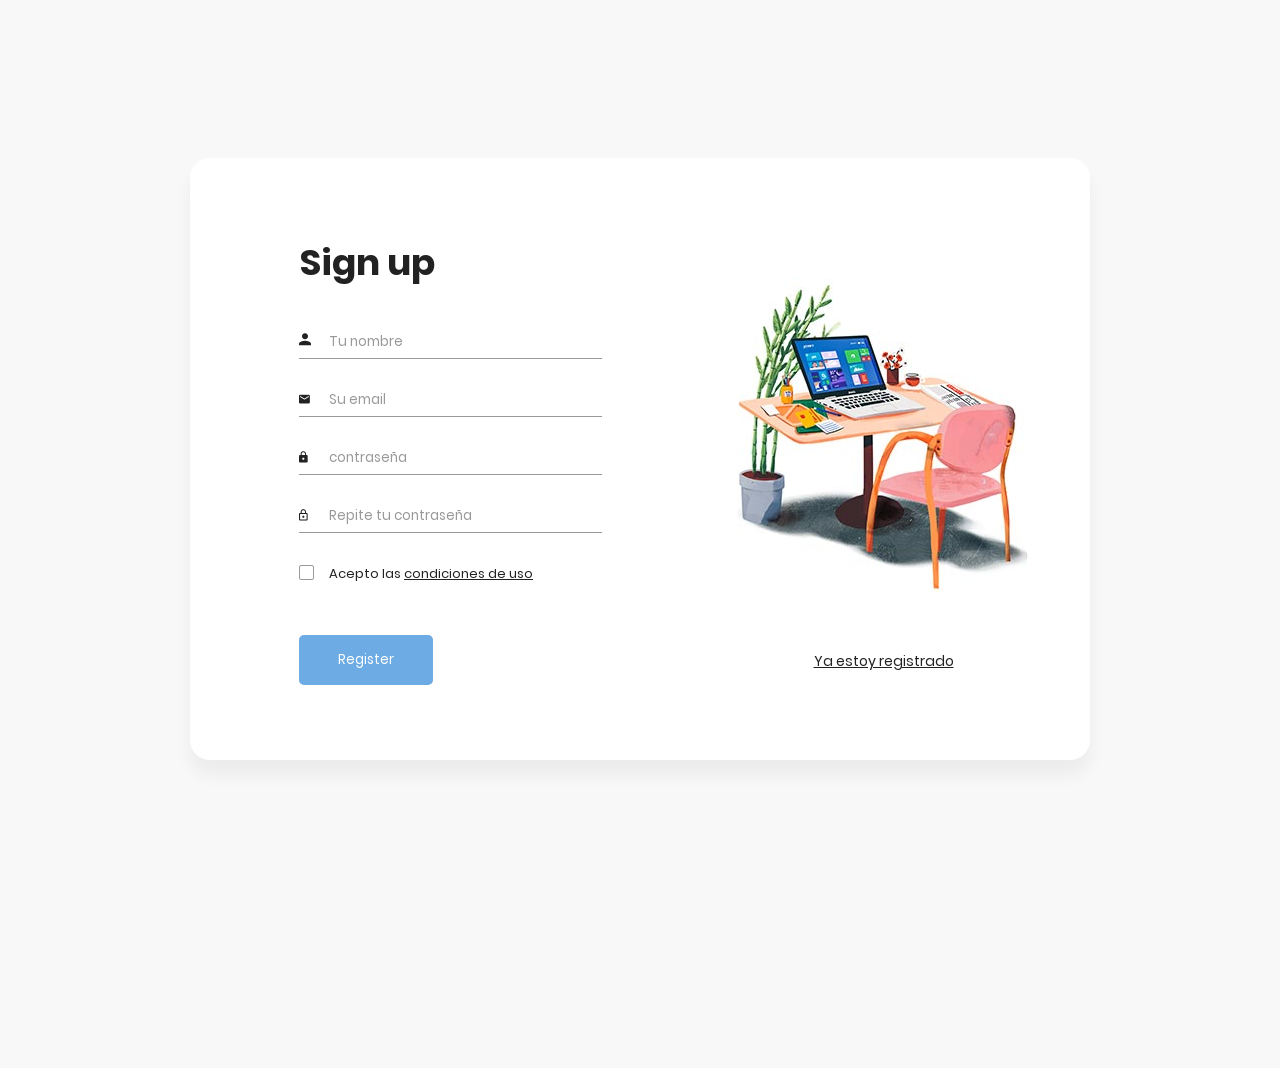
<file: Front-end/login/inscription.html>
<!DOCTYPE html>
<html lang="es">
<head>
    <meta charset="UTF-8">
    <meta name="viewport" content="width=device-width, initial-scale=1.0">
    <meta http-equiv="X-UA-Compatible" content="ie=edge">
    <title>Nuevos Caminos</title>

    <!-- Font Icon -->
    <link rel="stylesheet" href="fonts/material-icon/css/material-design-iconic-font.min.css">

    <!-- Main css -->
    <link rel="stylesheet" href="css/style.css">
</head>
<body>

    <div class="main">

        <!-- Formulario de inscripción -->
        <section class="signup">
            <div class="container">
                <div class="signup-content">
                    <div class="signup-form">
                        <h2 class="form-title">Sign up</h2>
                        <form method="POST" class="register-form" id="register-form">
                            <div class="form-group">
                                <label for="nombre"><i class="zmdi zmdi-account material-icons-name"></i></label>
                                <input type="text" name="nombre" id="nombre" placeholder="Tu nombre" required/>
                            </div>
                            <div class="form-group">
                                <label for="email"><i class="zmdi zmdi-email"></i></label>
                                <input type="email" name="email" id="email" placeholder="Su email" required/>
                            </div>
                            <div class="form-group">
                                <label for="contraseña"><i class="zmdi zmdi-lock"></i></label>
                                <input type="password" name="contraseña" id="contraseña" placeholder="contraseña" required/>
                            </div>
                            <div class="form-group">
                                <label for="re-contraseña"><i class="zmdi zmdi-lock-outline"></i></label>
                                <input type="password" name="re_contraseña" id="re_contraseña" placeholder="Repite tu contraseña" required/>
                            </div>
                            <div class="form-group">
                                <input type="checkbox" name="agree-term" id="agree-term" class="agree-term" required/>
                                <label for="agree-term" class="label-agree-term"><span><span></span></span>Acepto las  <a href="#" class="term-service">condiciones de uso</a></label>
                            </div>
                            <div class="form-group form-button">
                                <input type="submit" name="signup" id="signup" class="form-submit" value="Register"/>
                            </div>
                        </form>
                    </div>
                    <div class="signup-image">
                        <figure><img src="images/signup-image.jpg" alt="sing up image"></figure>
                        <a href="index.html" class="signup-image-link">Ya estoy registrado</a>
                    </div>
                </div>
            </div>
        </section>

    </div>
</body>
</html>
</file>
<file: Front-end/css/fonts.css>
/*
*
* Fonts
*/
/*
*
* Font Awesome Icons 4.7.0
* --------------------------------------------------
*/
@font-face {
	font-family: 'FontAwesome';
	src: url("../fonts/fontawesome-webfont.eot?v=4.7.0");
	src: url("../fonts/fontawesome-webfont.eot?#iefix&v=4.7.0") format("embedded-opentype"), url("../fonts/fontawesome-webfont.woff2?v=4.7.0") format("woff2"), url("../fonts/fontawesome-webfont.woff?v=4.7.0") format("woff"), url("../fonts/fontawesome-webfont.ttf?v=4.7.0") format("truetype"), url("../fonts/fontawesome-webfont.svg?v=4.7.0#fontawesomeregular") format("svg");
	font-weight: normal;
	font-style: normal;
}

.fa {
	display: inline-block;
	font-family: 'FontAwesome';
	font-size: inherit;
	text-rendering: auto;
	-webkit-font-smoothing: antialiased;
	-moz-osx-font-smoothing: grayscale;
}

[class*='fa-']:before {
	font-weight: 400;
	font-family: 'FontAwesome';
}

/* makes the font 33% larger relative to the icon container */
.fa-lg {
	font-size: 1.33333333em;
	line-height: 0.75em;
	vertical-align: -15%;
}

.fa-2x {
	font-size: 2em;
}

.fa-3x {
	font-size: 3em;
}

.fa-4x {
	font-size: 4em;
}

.fa-5x {
	font-size: 5em;
}

.fa-fw {
	width: 1.28571429em;
	text-align: center;
}

.fa-ul {
	padding-left: 0;
	margin-left: 2.14285714em;
	list-style-type: none;
}

.fa-ul > li {
	position: relative;
}

.fa-li {
	position: absolute;
	left: -2.14285714em;
	width: 2.14285714em;
	top: 0.14285714em;
	text-align: center;
}

.fa-li.fa-lg {
	left: -1.85714286em;
}

.fa-border {
	padding: .2em .25em .15em;
	border: solid 0.08em #eeeeee;
	border-radius: .1em;
}

.fa-pull-left {
	float: left;
}

.fa-pull-right {
	float: right;
}

.fa.fa-pull-left {
	margin-right: .3em;
}

.fa.fa-pull-right {
	margin-left: .3em;
}

/* Deprecated as of 4.4.0 */
.pull-right {
	float: right;
}

.pull-left {
	float: left;
}

.fa.pull-left {
	margin-right: .3em;
}

.fa.pull-right {
	margin-left: .3em;
}

.fa-spin {
	-webkit-animation: fa-spin 2s infinite linear;
	animation: fa-spin 2s infinite linear;
}

.fa-pulse {
	-webkit-animation: fa-spin 1s infinite steps(8);
	animation: fa-spin 1s infinite steps(8);
}

@-webkit-keyframes fa-spin {
	0% {
		-webkit-transform: rotate(0deg);
		transform: rotate(0deg);
	}
	100% {
		-webkit-transform: rotate(359deg);
		transform: rotate(359deg);
	}
}

@keyframes fa-spin {
	0% {
		-webkit-transform: rotate(0deg);
		transform: rotate(0deg);
	}
	100% {
		-webkit-transform: rotate(359deg);
		transform: rotate(359deg);
	}
}

.fa-rotate-90 {
	-ms-filter: "progid:DXImageTransform.Microsoft.BasicImage(rotation=1)";
	-webkit-transform: rotate(90deg);
	-ms-transform: rotate(90deg);
	transform: rotate(90deg);
}

.fa-rotate-180 {
	-ms-filter: "progid:DXImageTransform.Microsoft.BasicImage(rotation=2)";
	-webkit-transform: rotate(180deg);
	-ms-transform: rotate(180deg);
	transform: rotate(180deg);
}

.fa-rotate-270 {
	-ms-filter: "progid:DXImageTransform.Microsoft.BasicImage(rotation=3)";
	-webkit-transform: rotate(270deg);
	-ms-transform: rotate(270deg);
	transform: rotate(270deg);
}

.fa-flip-horizontal {
	-ms-filter: "progid:DXImageTransform.Microsoft.BasicImage(rotation=0, mirror=1)";
	-webkit-transform: scale(-1, 1);
	-ms-transform: scale(-1, 1);
	transform: scale(-1, 1);
}

.fa-flip-vertical {
	-ms-filter: "progid:DXImageTransform.Microsoft.BasicImage(rotation=2, mirror=1)";
	-webkit-transform: scale(1, -1);
	-ms-transform: scale(1, -1);
	transform: scale(1, -1);
}

:root .fa-rotate-90,
:root .fa-rotate-180,
:root .fa-rotate-270,
:root .fa-flip-horizontal,
:root .fa-flip-vertical {
	filter: none;
}

.fa-stack {
	position: relative;
	display: inline-block;
	width: 2em;
	height: 2em;
	line-height: 2em;
	vertical-align: middle;
}

.fa-stack-1x,
.fa-stack-2x {
	position: absolute;
	left: 0;
	width: 100%;
	text-align: center;
}

.fa-stack-1x {
	line-height: inherit;
}

.fa-stack-2x {
	font-size: 2em;
}

.fa-inverse {
	color: #ffffff;
}

/* Font Awesome uses the Unicode Private Use Area (PUA) to ensure screen
   readers do not read off random characters that represent icons */
.fa-glass:before {
	content: "\f000";
}

.fa-music:before {
	content: "\f001";
}

.fa-search:before {
	content: "\f002";
}

.fa-envelope-o:before {
	content: "\f003";
}

.fa-heart:before {
	content: "\f004";
}

.fa-star:before {
	content: "\f005";
}

.fa-star-o:before {
	content: "\f006";
}

.fa-user:before {
	content: "\f007";
}

.fa-film:before {
	content: "\f008";
}

.fa-th-large:before {
	content: "\f009";
}

.fa-th:before {
	content: "\f00a";
}

.fa-th-list:before {
	content: "\f00b";
}

.fa-check:before {
	content: "\f00c";
}

.fa-remove:before,
.fa-close:before,
.fa-times:before {
	content: "\f00d";
}

.fa-search-plus:before {
	content: "\f00e";
}

.fa-search-minus:before {
	content: "\f010";
}

.fa-power-off:before {
	content: "\f011";
}

.fa-signal:before {
	content: "\f012";
}

.fa-gear:before,
.fa-cog:before {
	content: "\f013";
}

.fa-trash-o:before {
	content: "\f014";
}

.fa-home:before {
	content: "\f015";
}

.fa-file-o:before {
	content: "\f016";
}

.fa-clock-o:before {
	content: "\f017";
}

.fa-road:before {
	content: "\f018";
}

.fa-download:before {
	content: "\f019";
}

.fa-arrow-circle-o-down:before {
	content: "\f01a";
}

.fa-arrow-circle-o-up:before {
	content: "\f01b";
}

.fa-inbox:before {
	content: "\f01c";
}

.fa-play-circle-o:before {
	content: "\f01d";
}

.fa-rotate-right:before,
.fa-repeat:before {
	content: "\f01e";
}

.fa-refresh:before {
	content: "\f021";
}

.fa-list-alt:before {
	content: "\f022";
}

.fa-lock:before {
	content: "\f023";
}

.fa-flag:before {
	content: "\f024";
}

.fa-headphones:before {
	content: "\f025";
}

.fa-volume-off:before {
	content: "\f026";
}

.fa-volume-down:before {
	content: "\f027";
}

.fa-volume-up:before {
	content: "\f028";
}

.fa-qrcode:before {
	content: "\f029";
}

.fa-barcode:before {
	content: "\f02a";
}

.fa-tag:before {
	content: "\f02b";
}

.fa-tags:before {
	content: "\f02c";
}

.fa-book:before {
	content: "\f02d";
}

.fa-bookmark:before {
	content: "\f02e";
}

.fa-print:before {
	content: "\f02f";
}

.fa-camera:before {
	content: "\f030";
}

.fa-font:before {
	content: "\f031";
}

.fa-bold:before {
	content: "\f032";
}

.fa-italic:before {
	content: "\f033";
}

.fa-text-height:before {
	content: "\f034";
}

.fa-text-width:before {
	content: "\f035";
}

.fa-align-left:before {
	content: "\f036";
}

.fa-align-center:before {
	content: "\f037";
}

.fa-align-right:before {
	content: "\f038";
}

.fa-align-justify:before {
	content: "\f039";
}

.fa-list:before {
	content: "\f03a";
}

.fa-dedent:before,
.fa-outdent:before {
	content: "\f03b";
}

.fa-indent:before {
	content: "\f03c";
}

.fa-video-camera:before {
	content: "\f03d";
}

.fa-photo:before,
.fa-image:before,
.fa-picture-o:before {
	content: "\f03e";
}

.fa-pencil:before {
	content: "\f040";
}

.fa-map-marker:before {
	content: "\f041";
}

.fa-adjust:before {
	content: "\f042";
}

.fa-tint:before {
	content: "\f043";
}

.fa-edit:before,
.fa-pencil-square-o:before {
	content: "\f044";
}

.fa-share-square-o:before {
	content: "\f045";
}

.fa-check-square-o:before {
	content: "\f046";
}

.fa-arrows:before {
	content: "\f047";
}

.fa-step-backward:before {
	content: "\f048";
}

.fa-fast-backward:before {
	content: "\f049";
}

.fa-backward:before {
	content: "\f04a";
}

.fa-play:before {
	content: "\f04b";
}

.fa-pause:before {
	content: "\f04c";
}

.fa-stop:before {
	content: "\f04d";
}

.fa-forward:before {
	content: "\f04e";
}

.fa-fast-forward:before {
	content: "\f050";
}

.fa-step-forward:before {
	content: "\f051";
}

.fa-eject:before {
	content: "\f052";
}

.fa-chevron-left:before {
	content: "\f053";
}

.fa-chevron-right:before {
	content: "\f054";
}

.fa-plus-circle:before {
	content: "\f055";
}

.fa-minus-circle:before {
	content: "\f056";
}

.fa-times-circle:before {
	content: "\f057";
}

.fa-check-circle:before {
	content: "\f058";
}

.fa-question-circle:before {
	content: "\f059";
}

.fa-info-circle:before {
	content: "\f05a";
}

.fa-crosshairs:before {
	content: "\f05b";
}

.fa-times-circle-o:before {
	content: "\f05c";
}

.fa-check-circle-o:before {
	content: "\f05d";
}

.fa-ban:before {
	content: "\f05e";
}

.fa-arrow-left:before {
	content: "\f060";
}

.fa-arrow-right:before {
	content: "\f061";
}

.fa-arrow-up:before {
	content: "\f062";
}

.fa-arrow-down:before {
	content: "\f063";
}

.fa-mail-forward:before,
.fa-share:before {
	content: "\f064";
}

.fa-expand:before {
	content: "\f065";
}

.fa-compress:before {
	content: "\f066";
}

.fa-plus:before {
	content: "\f067";
}

.fa-minus:before {
	content: "\f068";
}

.fa-asterisk:before {
	content: "\f069";
}

.fa-exclamation-circle:before {
	content: "\f06a";
}

.fa-gift:before {
	content: "\f06b";
}

.fa-leaf:before {
	content: "\f06c";
}

.fa-fire:before {
	content: "\f06d";
}

.fa-eye:before {
	content: "\f06e";
}

.fa-eye-slash:before {
	content: "\f070";
}

.fa-warning:before,
.fa-exclamation-triangle:before {
	content: "\f071";
}

.fa-plane:before {
	content: "\f072";
}

.fa-calendar:before {
	content: "\f073";
}

.fa-random:before {
	content: "\f074";
}

.fa-comment:before {
	content: "\f075";
}

.fa-magnet:before {
	content: "\f076";
}

.fa-chevron-up:before {
	content: "\f077";
}

.fa-chevron-down:before {
	content: "\f078";
}

.fa-retweet:before {
	content: "\f079";
}

.fa-shopping-cart:before {
	content: "\f07a";
}

.fa-folder:before {
	content: "\f07b";
}

.fa-folder-open:before {
	content: "\f07c";
}

.fa-arrows-v:before {
	content: "\f07d";
}

.fa-arrows-h:before {
	content: "\f07e";
}

.fa-bar-chart-o:before,
.fa-bar-chart:before {
	content: "\f080";
}

.fa-twitter-square:before {
	content: "\f081";
}

.fa-facebook-square:before {
	content: "\f082";
}

.fa-camera-retro:before {
	content: "\f083";
}

.fa-key:before {
	content: "\f084";
}

.fa-gears:before,
.fa-cogs:before {
	content: "\f085";
}

.fa-comments:before {
	content: "\f086";
}

.fa-thumbs-o-up:before {
	content: "\f087";
}

.fa-thumbs-o-down:before {
	content: "\f088";
}

.fa-star-half:before {
	content: "\f089";
}

.fa-heart-o:before {
	content: "\f08a";
}

.fa-sign-out:before {
	content: "\f08b";
}

.fa-linkedin-square:before {
	content: "\f08c";
}

.fa-thumb-tack:before {
	content: "\f08d";
}

.fa-external-link:before {
	content: "\f08e";
}

.fa-sign-in:before {
	content: "\f090";
}

.fa-trophy:before {
	content: "\f091";
}

.fa-github-square:before {
	content: "\f092";
}

.fa-upload:before {
	content: "\f093";
}

.fa-lemon-o:before {
	content: "\f094";
}

.fa-phone:before {
	content: "\f095";
}

.fa-square-o:before {
	content: "\f096";
}

.fa-bookmark-o:before {
	content: "\f097";
}

.fa-phone-square:before {
	content: "\f098";
}

.fa-twitter:before {
	content: "\f099";
}

.fa-facebook-f:before,
.fa-facebook:before {
	content: "\f09a";
}

.fa-github:before {
	content: "\f09b";
}

.fa-unlock:before {
	content: "\f09c";
}

.fa-credit-card:before {
	content: "\f09d";
}

.fa-feed:before,
.fa-rss:before {
	content: "\f09e";
}

.fa-hdd-o:before {
	content: "\f0a0";
}

.fa-bullhorn:before {
	content: "\f0a1";
}

.fa-bell:before {
	content: "\f0f3";
}

.fa-certificate:before {
	content: "\f0a3";
}

.fa-hand-o-right:before {
	content: "\f0a4";
}

.fa-hand-o-left:before {
	content: "\f0a5";
}

.fa-hand-o-up:before {
	content: "\f0a6";
}

.fa-hand-o-down:before {
	content: "\f0a7";
}

.fa-arrow-circle-left:before {
	content: "\f0a8";
}

.fa-arrow-circle-right:before {
	content: "\f0a9";
}

.fa-arrow-circle-up:before {
	content: "\f0aa";
}

.fa-arrow-circle-down:before {
	content: "\f0ab";
}

.fa-globe:before {
	content: "\f0ac";
}

.fa-wrench:before {
	content: "\f0ad";
}

.fa-tasks:before {
	content: "\f0ae";
}

.fa-filter:before {
	content: "\f0b0";
}

.fa-briefcase:before {
	content: "\f0b1";
}

.fa-arrows-alt:before {
	content: "\f0b2";
}

.fa-group:before,
.fa-users:before {
	content: "\f0c0";
}

.fa-chain:before,
.fa-link:before {
	content: "\f0c1";
}

.fa-cloud:before {
	content: "\f0c2";
}

.fa-flask:before {
	content: "\f0c3";
}

.fa-cut:before,
.fa-scissors:before {
	content: "\f0c4";
}

.fa-copy:before,
.fa-files-o:before {
	content: "\f0c5";
}

.fa-paperclip:before {
	content: "\f0c6";
}

.fa-save:before,
.fa-floppy-o:before {
	content: "\f0c7";
}

.fa-square:before {
	content: "\f0c8";
}

.fa-navicon:before,
.fa-reorder:before,
.fa-bars:before {
	content: "\f0c9";
}

.fa-list-ul:before {
	content: "\f0ca";
}

.fa-list-ol:before {
	content: "\f0cb";
}

.fa-strikethrough:before {
	content: "\f0cc";
}

.fa-underline:before {
	content: "\f0cd";
}

.fa-table:before {
	content: "\f0ce";
}

.fa-magic:before {
	content: "\f0d0";
}

.fa-truck:before {
	content: "\f0d1";
}

.fa-pinterest:before {
	content: "\f0d2";
}

.fa-pinterest-square:before {
	content: "\f0d3";
}

.fa-google-plus-square:before {
	content: "\f0d4";
}

.fa-google-plus:before {
	content: "\f0d5";
}

.fa-money:before {
	content: "\f0d6";
}

.fa-caret-down:before {
	content: "\f0d7";
}

.fa-caret-up:before {
	content: "\f0d8";
}

.fa-caret-left:before {
	content: "\f0d9";
}

.fa-caret-right:before {
	content: "\f0da";
}

.fa-columns:before {
	content: "\f0db";
}

.fa-unsorted:before,
.fa-sort:before {
	content: "\f0dc";
}

.fa-sort-down:before,
.fa-sort-desc:before {
	content: "\f0dd";
}

.fa-sort-up:before,
.fa-sort-asc:before {
	content: "\f0de";
}

.fa-envelope:before {
	content: "\f0e0";
}

.fa-linkedin:before {
	content: "\f0e1";
}

.fa-rotate-left:before,
.fa-undo:before {
	content: "\f0e2";
}

.fa-legal:before,
.fa-gavel:before {
	content: "\f0e3";
}

.fa-dashboard:before,
.fa-tachometer:before {
	content: "\f0e4";
}

.fa-comment-o:before {
	content: "\f0e5";
}

.fa-comments-o:before {
	content: "\f0e6";
}

.fa-flash:before,
.fa-bolt:before {
	content: "\f0e7";
}

.fa-sitemap:before {
	content: "\f0e8";
}

.fa-umbrella:before {
	content: "\f0e9";
}

.fa-paste:before,
.fa-clipboard:before {
	content: "\f0ea";
}

.fa-lightbulb-o:before {
	content: "\f0eb";
}

.fa-exchange:before {
	content: "\f0ec";
}

.fa-cloud-download:before {
	content: "\f0ed";
}

.fa-cloud-upload:before {
	content: "\f0ee";
}

.fa-user-md:before {
	content: "\f0f0";
}

.fa-stethoscope:before {
	content: "\f0f1";
}

.fa-suitcase:before {
	content: "\f0f2";
}

.fa-bell-o:before {
	content: "\f0a2";
}

.fa-coffee:before {
	content: "\f0f4";
}

.fa-cutlery:before {
	content: "\f0f5";
}

.fa-file-text-o:before {
	content: "\f0f6";
}

.fa-building-o:before {
	content: "\f0f7";
}

.fa-hospital-o:before {
	content: "\f0f8";
}

.fa-ambulance:before {
	content: "\f0f9";
}

.fa-medkit:before {
	content: "\f0fa";
}

.fa-fighter-jet:before {
	content: "\f0fb";
}

.fa-beer:before {
	content: "\f0fc";
}

.fa-h-square:before {
	content: "\f0fd";
}

.fa-plus-square:before {
	content: "\f0fe";
}

.fa-angle-double-left:before {
	content: "\f100";
}

.fa-angle-double-right:before {
	content: "\f101";
}

.fa-angle-double-up:before {
	content: "\f102";
}

.fa-angle-double-down:before {
	content: "\f103";
}

.fa-angle-left:before {
	content: "\f104";
}

.fa-angle-right:before {
	content: "\f105";
}

.fa-angle-up:before {
	content: "\f106";
}

.fa-angle-down:before {
	content: "\f107";
}

.fa-desktop:before {
	content: "\f108";
}

.fa-laptop:before {
	content: "\f109";
}

.fa-tablet:before {
	content: "\f10a";
}

.fa-mobile-phone:before,
.fa-mobile:before {
	content: "\f10b";
}

.fa-circle-o:before {
	content: "\f10c";
}

.fa-quote-left:before {
	content: "\f10d";
}

.fa-quote-right:before {
	content: "\f10e";
}

.fa-spinner:before {
	content: "\f110";
}

.fa-circle:before {
	content: "\f111";
}

.fa-mail-reply:before,
.fa-reply:before {
	content: "\f112";
}

.fa-github-alt:before {
	content: "\f113";
}

.fa-folder-o:before {
	content: "\f114";
}

.fa-folder-open-o:before {
	content: "\f115";
}

.fa-smile-o:before {
	content: "\f118";
}

.fa-frown-o:before {
	content: "\f119";
}

.fa-meh-o:before {
	content: "\f11a";
}

.fa-gamepad:before {
	content: "\f11b";
}

.fa-keyboard-o:before {
	content: "\f11c";
}

.fa-flag-o:before {
	content: "\f11d";
}

.fa-flag-checkered:before {
	content: "\f11e";
}

.fa-terminal:before {
	content: "\f120";
}

.fa-code:before {
	content: "\f121";
}

.fa-mail-reply-all:before,
.fa-reply-all:before {
	content: "\f122";
}

.fa-star-half-empty:before,
.fa-star-half-full:before,
.fa-star-half-o:before {
	content: "\f123";
}

.fa-location-arrow:before {
	content: "\f124";
}

.fa-crop:before {
	content: "\f125";
}

.fa-code-fork:before {
	content: "\f126";
}

.fa-unlink:before,
.fa-chain-broken:before {
	content: "\f127";
}

.fa-question:before {
	content: "\f128";
}

.fa-info:before {
	content: "\f129";
}

.fa-exclamation:before {
	content: "\f12a";
}

.fa-superscript:before {
	content: "\f12b";
}

.fa-subscript:before {
	content: "\f12c";
}

.fa-eraser:before {
	content: "\f12d";
}

.fa-puzzle-piece:before {
	content: "\f12e";
}

.fa-microphone:before {
	content: "\f130";
}

.fa-microphone-slash:before {
	content: "\f131";
}

.fa-shield:before {
	content: "\f132";
}

.fa-calendar-o:before {
	content: "\f133";
}

.fa-fire-extinguisher:before {
	content: "\f134";
}

.fa-rocket:before {
	content: "\f135";
}

.fa-maxcdn:before {
	content: "\f136";
}

.fa-chevron-circle-left:before {
	content: "\f137";
}

.fa-chevron-circle-right:before {
	content: "\f138";
}

.fa-chevron-circle-up:before {
	content: "\f139";
}

.fa-chevron-circle-down:before {
	content: "\f13a";
}

.fa-html5:before {
	content: "\f13b";
}

.fa-css3:before {
	content: "\f13c";
}

.fa-anchor:before {
	content: "\f13d";
}

.fa-unlock-alt:before {
	content: "\f13e";
}

.fa-bullseye:before {
	content: "\f140";
}

.fa-ellipsis-h:before {
	content: "\f141";
}

.fa-ellipsis-v:before {
	content: "\f142";
}

.fa-rss-square:before {
	content: "\f143";
}

.fa-play-circle:before {
	content: "\f144";
}

.fa-ticket:before {
	content: "\f145";
}

.fa-minus-square:before {
	content: "\f146";
}

.fa-minus-square-o:before {
	content: "\f147";
}

.fa-level-up:before {
	content: "\f148";
}

.fa-level-down:before {
	content: "\f149";
}

.fa-check-square:before {
	content: "\f14a";
}

.fa-pencil-square:before {
	content: "\f14b";
}

.fa-external-link-square:before {
	content: "\f14c";
}

.fa-share-square:before {
	content: "\f14d";
}

.fa-compass:before {
	content: "\f14e";
}

.fa-toggle-down:before,
.fa-caret-square-o-down:before {
	content: "\f150";
}

.fa-toggle-up:before,
.fa-caret-square-o-up:before {
	content: "\f151";
}

.fa-toggle-right:before,
.fa-caret-square-o-right:before {
	content: "\f152";
}

.fa-euro:before,
.fa-eur:before {
	content: "\f153";
}

.fa-gbp:before {
	content: "\f154";
}

.fa-dollar:before,
.fa-usd:before {
	content: "\f155";
}

.fa-rupee:before,
.fa-inr:before {
	content: "\f156";
}

.fa-cny:before,
.fa-rmb:before,
.fa-yen:before,
.fa-jpy:before {
	content: "\f157";
}

.fa-ruble:before,
.fa-rouble:before,
.fa-rub:before {
	content: "\f158";
}

.fa-won:before,
.fa-krw:before {
	content: "\f159";
}

.fa-bitcoin:before,
.fa-btc:before {
	content: "\f15a";
}

.fa-file:before {
	content: "\f15b";
}

.fa-file-text:before {
	content: "\f15c";
}

.fa-sort-alpha-asc:before {
	content: "\f15d";
}

.fa-sort-alpha-desc:before {
	content: "\f15e";
}

.fa-sort-amount-asc:before {
	content: "\f160";
}

.fa-sort-amount-desc:before {
	content: "\f161";
}

.fa-sort-numeric-asc:before {
	content: "\f162";
}

.fa-sort-numeric-desc:before {
	content: "\f163";
}

.fa-thumbs-up:before {
	content: "\f164";
}

.fa-thumbs-down:before {
	content: "\f165";
}

.fa-youtube-square:before {
	content: "\f166";
}

.fa-youtube:before {
	content: "\f167";
}

.fa-xing:before {
	content: "\f168";
}

.fa-xing-square:before {
	content: "\f169";
}

.fa-youtube-play:before {
	content: "\f16a";
}

.fa-dropbox:before {
	content: "\f16b";
}

.fa-stack-overflow:before {
	content: "\f16c";
}

.fa-instagram:before {
	content: "\f16d";
}

.fa-flickr:before {
	content: "\f16e";
}

.fa-adn:before {
	content: "\f170";
}

.fa-bitbucket:before {
	content: "\f171";
}

.fa-bitbucket-square:before {
	content: "\f172";
}

.fa-tumblr:before {
	content: "\f173";
}

.fa-tumblr-square:before {
	content: "\f174";
}

.fa-long-arrow-down:before {
	content: "\f175";
}

.fa-long-arrow-up:before {
	content: "\f176";
}

.fa-long-arrow-left:before {
	content: "\f177";
}

.fa-long-arrow-right:before {
	content: "\f178";
}

.fa-apple:before {
	content: "\f179";
}

.fa-windows:before {
	content: "\f17a";
}

.fa-android:before {
	content: "\f17b";
}

.fa-linux:before {
	content: "\f17c";
}

.fa-dribbble:before {
	content: "\f17d";
}

.fa-skype:before {
	content: "\f17e";
}

.fa-foursquare:before {
	content: "\f180";
}

.fa-trello:before {
	content: "\f181";
}

.fa-female:before {
	content: "\f182";
}

.fa-male:before {
	content: "\f183";
}

.fa-gittip:before,
.fa-gratipay:before {
	content: "\f184";
}

.fa-sun-o:before {
	content: "\f185";
}

.fa-moon-o:before {
	content: "\f186";
}

.fa-archive:before {
	content: "\f187";
}

.fa-bug:before {
	content: "\f188";
}

.fa-vk:before {
	content: "\f189";
}

.fa-weibo:before {
	content: "\f18a";
}

.fa-renren:before {
	content: "\f18b";
}

.fa-pagelines:before {
	content: "\f18c";
}

.fa-stack-exchange:before {
	content: "\f18d";
}

.fa-arrow-circle-o-right:before {
	content: "\f18e";
}

.fa-arrow-circle-o-left:before {
	content: "\f190";
}

.fa-toggle-left:before,
.fa-caret-square-o-left:before {
	content: "\f191";
}

.fa-dot-circle-o:before {
	content: "\f192";
}

.fa-wheelchair:before {
	content: "\f193";
}

.fa-vimeo-square:before {
	content: "\f194";
}

.fa-turkish-lira:before,
.fa-try:before {
	content: "\f195";
}

.fa-plus-square-o:before {
	content: "\f196";
}

.fa-space-shuttle:before {
	content: "\f197";
}

.fa-slack:before {
	content: "\f198";
}

.fa-envelope-square:before {
	content: "\f199";
}

.fa-wordpress:before {
	content: "\f19a";
}

.fa-openid:before {
	content: "\f19b";
}

.fa-institution:before,
.fa-bank:before,
.fa-university:before {
	content: "\f19c";
}

.fa-mortar-board:before,
.fa-graduation-cap:before {
	content: "\f19d";
}

.fa-yahoo:before {
	content: "\f19e";
}

.fa-google:before {
	content: "\f1a0";
}

.fa-reddit:before {
	content: "\f1a1";
}

.fa-reddit-square:before {
	content: "\f1a2";
}

.fa-stumbleupon-circle:before {
	content: "\f1a3";
}

.fa-stumbleupon:before {
	content: "\f1a4";
}

.fa-delicious:before {
	content: "\f1a5";
}

.fa-digg:before {
	content: "\f1a6";
}

.fa-pied-piper-pp:before {
	content: "\f1a7";
}

.fa-pied-piper-alt:before {
	content: "\f1a8";
}

.fa-drupal:before {
	content: "\f1a9";
}

.fa-joomla:before {
	content: "\f1aa";
}

.fa-language:before {
	content: "\f1ab";
}

.fa-fax:before {
	content: "\f1ac";
}

.fa-building:before {
	content: "\f1ad";
}

.fa-child:before {
	content: "\f1ae";
}

.fa-paw:before {
	content: "\f1b0";
}

.fa-spoon:before {
	content: "\f1b1";
}

.fa-cube:before {
	content: "\f1b2";
}

.fa-cubes:before {
	content: "\f1b3";
}

.fa-behance:before {
	content: "\f1b4";
}

.fa-behance-square:before {
	content: "\f1b5";
}

.fa-steam:before {
	content: "\f1b6";
}

.fa-steam-square:before {
	content: "\f1b7";
}

.fa-recycle:before {
	content: "\f1b8";
}

.fa-automobile:before,
.fa-car:before {
	content: "\f1b9";
}

.fa-cab:before,
.fa-taxi:before {
	content: "\f1ba";
}

.fa-tree:before {
	content: "\f1bb";
}

.fa-spotify:before {
	content: "\f1bc";
}

.fa-deviantart:before {
	content: "\f1bd";
}

.fa-soundcloud:before {
	content: "\f1be";
}

.fa-database:before {
	content: "\f1c0";
}

.fa-file-pdf-o:before {
	content: "\f1c1";
}

.fa-file-word-o:before {
	content: "\f1c2";
}

.fa-file-excel-o:before {
	content: "\f1c3";
}

.fa-file-powerpoint-o:before {
	content: "\f1c4";
}

.fa-file-photo-o:before,
.fa-file-picture-o:before,
.fa-file-image-o:before {
	content: "\f1c5";
}

.fa-file-zip-o:before,
.fa-file-archive-o:before {
	content: "\f1c6";
}

.fa-file-sound-o:before,
.fa-file-audio-o:before {
	content: "\f1c7";
}

.fa-file-movie-o:before,
.fa-file-video-o:before {
	content: "\f1c8";
}

.fa-file-code-o:before {
	content: "\f1c9";
}

.fa-vine:before {
	content: "\f1ca";
}

.fa-codepen:before {
	content: "\f1cb";
}

.fa-jsfiddle:before {
	content: "\f1cc";
}

.fa-life-bouy:before,
.fa-life-buoy:before,
.fa-life-saver:before,
.fa-support:before,
.fa-life-ring:before {
	content: "\f1cd";
}

.fa-circle-o-notch:before {
	content: "\f1ce";
}

.fa-ra:before,
.fa-resistance:before,
.fa-rebel:before {
	content: "\f1d0";
}

.fa-ge:before,
.fa-empire:before {
	content: "\f1d1";
}

.fa-git-square:before {
	content: "\f1d2";
}

.fa-git:before {
	content: "\f1d3";
}

.fa-y-combinator-square:before,
.fa-yc-square:before,
.fa-hacker-news:before {
	content: "\f1d4";
}

.fa-tencent-weibo:before {
	content: "\f1d5";
}

.fa-qq:before {
	content: "\f1d6";
}

.fa-wechat:before,
.fa-weixin:before {
	content: "\f1d7";
}

.fa-send:before,
.fa-paper-plane:before {
	content: "\f1d8";
}

.fa-send-o:before,
.fa-paper-plane-o:before {
	content: "\f1d9";
}

.fa-history:before {
	content: "\f1da";
}

.fa-circle-thin:before {
	content: "\f1db";
}

.fa-header:before {
	content: "\f1dc";
}

.fa-paragraph:before {
	content: "\f1dd";
}

.fa-sliders:before {
	content: "\f1de";
}

.fa-share-alt:before {
	content: "\f1e0";
}

.fa-share-alt-square:before {
	content: "\f1e1";
}

.fa-bomb:before {
	content: "\f1e2";
}

.fa-soccer-ball-o:before,
.fa-futbol-o:before {
	content: "\f1e3";
}

.fa-tty:before {
	content: "\f1e4";
}

.fa-binoculars:before {
	content: "\f1e5";
}

.fa-plug:before {
	content: "\f1e6";
}

.fa-slideshare:before {
	content: "\f1e7";
}

.fa-twitch:before {
	content: "\f1e8";
}

.fa-yelp:before {
	content: "\f1e9";
}

.fa-newspaper-o:before {
	content: "\f1ea";
}

.fa-wifi:before {
	content: "\f1eb";
}

.fa-calculator:before {
	content: "\f1ec";
}

.fa-paypal:before {
	content: "\f1ed";
}

.fa-google-wallet:before {
	content: "\f1ee";
}

.fa-cc-visa:before {
	content: "\f1f0";
}

.fa-cc-mastercard:before {
	content: "\f1f1";
}

.fa-cc-discover:before {
	content: "\f1f2";
}

.fa-cc-amex:before {
	content: "\f1f3";
}

.fa-cc-paypal:before {
	content: "\f1f4";
}

.fa-cc-stripe:before {
	content: "\f1f5";
}

.fa-bell-slash:before {
	content: "\f1f6";
}

.fa-bell-slash-o:before {
	content: "\f1f7";
}

.fa-trash:before {
	content: "\f1f8";
}

.fa-copyright:before {
	content: "\f1f9";
}

.fa-at:before {
	content: "\f1fa";
}

.fa-eyedropper:before {
	content: "\f1fb";
}

.fa-paint-brush:before {
	content: "\f1fc";
}

.fa-birthday-cake:before {
	content: "\f1fd";
}

.fa-area-chart:before {
	content: "\f1fe";
}

.fa-pie-chart:before {
	content: "\f200";
}

.fa-line-chart:before {
	content: "\f201";
}

.fa-lastfm:before {
	content: "\f202";
}

.fa-lastfm-square:before {
	content: "\f203";
}

.fa-toggle-off:before {
	content: "\f204";
}

.fa-toggle-on:before {
	content: "\f205";
}

.fa-bicycle:before {
	content: "\f206";
}

.fa-bus:before {
	content: "\f207";
}

.fa-ioxhost:before {
	content: "\f208";
}

.fa-angellist:before {
	content: "\f209";
}

.fa-cc:before {
	content: "\f20a";
}

.fa-shekel:before,
.fa-sheqel:before,
.fa-ils:before {
	content: "\f20b";
}

.fa-meanpath:before {
	content: "\f20c";
}

.fa-buysellads:before {
	content: "\f20d";
}

.fa-connectdevelop:before {
	content: "\f20e";
}

.fa-dashcube:before {
	content: "\f210";
}

.fa-forumbee:before {
	content: "\f211";
}

.fa-leanpub:before {
	content: "\f212";
}

.fa-sellsy:before {
	content: "\f213";
}

.fa-shirtsinbulk:before {
	content: "\f214";
}

.fa-simplybuilt:before {
	content: "\f215";
}

.fa-skyatlas:before {
	content: "\f216";
}

.fa-cart-plus:before {
	content: "\f217";
}

.fa-cart-arrow-down:before {
	content: "\f218";
}

.fa-diamond:before {
	content: "\f219";
}

.fa-ship:before {
	content: "\f21a";
}

.fa-user-secret:before {
	content: "\f21b";
}

.fa-motorcycle:before {
	content: "\f21c";
}

.fa-street-view:before {
	content: "\f21d";
}

.fa-heartbeat:before {
	content: "\f21e";
}

.fa-venus:before {
	content: "\f221";
}

.fa-mars:before {
	content: "\f222";
}

.fa-mercury:before {
	content: "\f223";
}

.fa-intersex:before,
.fa-transgender:before {
	content: "\f224";
}

.fa-transgender-alt:before {
	content: "\f225";
}

.fa-venus-double:before {
	content: "\f226";
}

.fa-mars-double:before {
	content: "\f227";
}

.fa-venus-mars:before {
	content: "\f228";
}

.fa-mars-stroke:before {
	content: "\f229";
}

.fa-mars-stroke-v:before {
	content: "\f22a";
}

.fa-mars-stroke-h:before {
	content: "\f22b";
}

.fa-neuter:before {
	content: "\f22c";
}

.fa-genderless:before {
	content: "\f22d";
}

.fa-facebook-official:before {
	content: "\f230";
}

.fa-pinterest-p:before {
	content: "\f231";
}

.fa-whatsapp:before {
	content: "\f232";
}

.fa-server:before {
	content: "\f233";
}

.fa-user-plus:before {
	content: "\f234";
}

.fa-user-times:before {
	content: "\f235";
}

.fa-hotel:before,
.fa-bed:before {
	content: "\f236";
}

.fa-viacoin:before {
	content: "\f237";
}

.fa-train:before {
	content: "\f238";
}

.fa-subway:before {
	content: "\f239";
}

.fa-medium:before {
	content: "\f23a";
}

.fa-yc:before,
.fa-y-combinator:before {
	content: "\f23b";
}

.fa-optin-monster:before {
	content: "\f23c";
}

.fa-opencart:before {
	content: "\f23d";
}

.fa-expeditedssl:before {
	content: "\f23e";
}

.fa-battery-4:before,
.fa-battery:before,
.fa-battery-full:before {
	content: "\f240";
}

.fa-battery-3:before,
.fa-battery-three-quarters:before {
	content: "\f241";
}

.fa-battery-2:before,
.fa-battery-half:before {
	content: "\f242";
}

.fa-battery-1:before,
.fa-battery-quarter:before {
	content: "\f243";
}

.fa-battery-0:before,
.fa-battery-empty:before {
	content: "\f244";
}

.fa-mouse-pointer:before {
	content: "\f245";
}

.fa-i-cursor:before {
	content: "\f246";
}

.fa-object-group:before {
	content: "\f247";
}

.fa-object-ungroup:before {
	content: "\f248";
}

.fa-sticky-note:before {
	content: "\f249";
}

.fa-sticky-note-o:before {
	content: "\f24a";
}

.fa-cc-jcb:before {
	content: "\f24b";
}

.fa-cc-diners-club:before {
	content: "\f24c";
}

.fa-clone:before {
	content: "\f24d";
}

.fa-balance-scale:before {
	content: "\f24e";
}

.fa-hourglass-o:before {
	content: "\f250";
}

.fa-hourglass-1:before,
.fa-hourglass-start:before {
	content: "\f251";
}

.fa-hourglass-2:before,
.fa-hourglass-half:before {
	content: "\f252";
}

.fa-hourglass-3:before,
.fa-hourglass-end:before {
	content: "\f253";
}

.fa-hourglass:before {
	content: "\f254";
}

.fa-hand-grab-o:before,
.fa-hand-rock-o:before {
	content: "\f255";
}

.fa-hand-stop-o:before,
.fa-hand-paper-o:before {
	content: "\f256";
}

.fa-hand-scissors-o:before {
	content: "\f257";
}

.fa-hand-lizard-o:before {
	content: "\f258";
}

.fa-hand-spock-o:before {
	content: "\f259";
}

.fa-hand-pointer-o:before {
	content: "\f25a";
}

.fa-hand-peace-o:before {
	content: "\f25b";
}

.fa-trademark:before {
	content: "\f25c";
}

.fa-registered:before {
	content: "\f25d";
}

.fa-creative-commons:before {
	content: "\f25e";
}

.fa-gg:before {
	content: "\f260";
}

.fa-gg-circle:before {
	content: "\f261";
}

.fa-tripadvisor:before {
	content: "\f262";
}

.fa-odnoklassniki:before {
	content: "\f263";
}

.fa-odnoklassniki-square:before {
	content: "\f264";
}

.fa-get-pocket:before {
	content: "\f265";
}

.fa-wikipedia-w:before {
	content: "\f266";
}

.fa-safari:before {
	content: "\f267";
}

.fa-chrome:before {
	content: "\f268";
}

.fa-firefox:before {
	content: "\f269";
}

.fa-opera:before {
	content: "\f26a";
}

.fa-internet-explorer:before {
	content: "\f26b";
}

.fa-tv:before,
.fa-television:before {
	content: "\f26c";
}

.fa-contao:before {
	content: "\f26d";
}

.fa-500px:before {
	content: "\f26e";
}

.fa-amazon:before {
	content: "\f270";
}

.fa-calendar-plus-o:before {
	content: "\f271";
}

.fa-calendar-minus-o:before {
	content: "\f272";
}

.fa-calendar-times-o:before {
	content: "\f273";
}

.fa-calendar-check-o:before {
	content: "\f274";
}

.fa-industry:before {
	content: "\f275";
}

.fa-map-pin:before {
	content: "\f276";
}

.fa-map-signs:before {
	content: "\f277";
}

.fa-map-o:before {
	content: "\f278";
}

.fa-map:before {
	content: "\f279";
}

.fa-commenting:before {
	content: "\f27a";
}

.fa-commenting-o:before {
	content: "\f27b";
}

.fa-houzz:before {
	content: "\f27c";
}

.fa-vimeo:before {
	content: "\f27d";
}

.fa-black-tie:before {
	content: "\f27e";
}

.fa-fonticons:before {
	content: "\f280";
}

.fa-reddit-alien:before {
	content: "\f281";
}

.fa-edge:before {
	content: "\f282";
}

.fa-credit-card-alt:before {
	content: "\f283";
}

.fa-codiepie:before {
	content: "\f284";
}

.fa-modx:before {
	content: "\f285";
}

.fa-fort-awesome:before {
	content: "\f286";
}

.fa-usb:before {
	content: "\f287";
}

.fa-product-hunt:before {
	content: "\f288";
}

.fa-mixcloud:before {
	content: "\f289";
}

.fa-scribd:before {
	content: "\f28a";
}

.fa-pause-circle:before {
	content: "\f28b";
}

.fa-pause-circle-o:before {
	content: "\f28c";
}

.fa-stop-circle:before {
	content: "\f28d";
}

.fa-stop-circle-o:before {
	content: "\f28e";
}

.fa-shopping-bag:before {
	content: "\f290";
}

.fa-shopping-basket:before {
	content: "\f291";
}

.fa-hashtag:before {
	content: "\f292";
}

.fa-bluetooth:before {
	content: "\f293";
}

.fa-bluetooth-b:before {
	content: "\f294";
}

.fa-percent:before {
	content: "\f295";
}

.fa-gitlab:before {
	content: "\f296";
}

.fa-wpbeginner:before {
	content: "\f297";
}

.fa-wpforms:before {
	content: "\f298";
}

.fa-envira:before {
	content: "\f299";
}

.fa-universal-access:before {
	content: "\f29a";
}

.fa-wheelchair-alt:before {
	content: "\f29b";
}

.fa-question-circle-o:before {
	content: "\f29c";
}

.fa-blind:before {
	content: "\f29d";
}

.fa-audio-description:before {
	content: "\f29e";
}

.fa-volume-control-phone:before {
	content: "\f2a0";
}

.fa-braille:before {
	content: "\f2a1";
}

.fa-assistive-listening-systems:before {
	content: "\f2a2";
}

.fa-asl-interpreting:before,
.fa-american-sign-language-interpreting:before {
	content: "\f2a3";
}

.fa-deafness:before,
.fa-hard-of-hearing:before,
.fa-deaf:before {
	content: "\f2a4";
}

.fa-glide:before {
	content: "\f2a5";
}

.fa-glide-g:before {
	content: "\f2a6";
}

.fa-signing:before,
.fa-sign-language:before {
	content: "\f2a7";
}

.fa-low-vision:before {
	content: "\f2a8";
}

.fa-viadeo:before {
	content: "\f2a9";
}

.fa-viadeo-square:before {
	content: "\f2aa";
}

.fa-snapchat:before {
	content: "\f2ab";
}

.fa-snapchat-ghost:before {
	content: "\f2ac";
}

.fa-snapchat-square:before {
	content: "\f2ad";
}

.fa-pied-piper:before {
	content: "\f2ae";
}

.fa-first-order:before {
	content: "\f2b0";
}

.fa-yoast:before {
	content: "\f2b1";
}

.fa-themeisle:before {
	content: "\f2b2";
}

.fa-google-plus-circle:before,
.fa-google-plus-official:before {
	content: "\f2b3";
}

.fa-fa:before,
.fa-font-awesome:before {
	content: "\f2b4";
}

.fa-handshake-o:before {
	content: "\f2b5";
}

.fa-envelope-open:before {
	content: "\f2b6";
}

.fa-envelope-open-o:before {
	content: "\f2b7";
}

.fa-linode:before {
	content: "\f2b8";
}

.fa-address-book:before {
	content: "\f2b9";
}

.fa-address-book-o:before {
	content: "\f2ba";
}

.fa-vcard:before,
.fa-address-card:before {
	content: "\f2bb";
}

.fa-vcard-o:before,
.fa-address-card-o:before {
	content: "\f2bc";
}

.fa-user-circle:before {
	content: "\f2bd";
}

.fa-user-circle-o:before {
	content: "\f2be";
}

.fa-user-o:before {
	content: "\f2c0";
}

.fa-id-badge:before {
	content: "\f2c1";
}

.fa-drivers-license:before,
.fa-id-card:before {
	content: "\f2c2";
}

.fa-drivers-license-o:before,
.fa-id-card-o:before {
	content: "\f2c3";
}

.fa-quora:before {
	content: "\f2c4";
}

.fa-free-code-camp:before {
	content: "\f2c5";
}

.fa-telegram:before {
	content: "\f2c6";
}

.fa-thermometer-4:before,
.fa-thermometer:before,
.fa-thermometer-full:before {
	content: "\f2c7";
}

.fa-thermometer-3:before,
.fa-thermometer-three-quarters:before {
	content: "\f2c8";
}

.fa-thermometer-2:before,
.fa-thermometer-half:before {
	content: "\f2c9";
}

.fa-thermometer-1:before,
.fa-thermometer-quarter:before {
	content: "\f2ca";
}

.fa-thermometer-0:before,
.fa-thermometer-empty:before {
	content: "\f2cb";
}

.fa-shower:before {
	content: "\f2cc";
}

.fa-bathtub:before,
.fa-s15:before,
.fa-bath:before {
	content: "\f2cd";
}

.fa-podcast:before {
	content: "\f2ce";
}

.fa-window-maximize:before {
	content: "\f2d0";
}

.fa-window-minimize:before {
	content: "\f2d1";
}

.fa-window-restore:before {
	content: "\f2d2";
}

.fa-times-rectangle:before,
.fa-window-close:before {
	content: "\f2d3";
}

.fa-times-rectangle-o:before,
.fa-window-close-o:before {
	content: "\f2d4";
}

.fa-bandcamp:before {
	content: "\f2d5";
}

.fa-grav:before {
	content: "\f2d6";
}

.fa-etsy:before {
	content: "\f2d7";
}

.fa-imdb:before {
	content: "\f2d8";
}

.fa-ravelry:before {
	content: "\f2d9";
}

.fa-eercast:before {
	content: "\f2da";
}

.fa-microchip:before {
	content: "\f2db";
}

.fa-snowflake-o:before {
	content: "\f2dc";
}

.fa-superpowers:before {
	content: "\f2dd";
}

.fa-wpexplorer:before {
	content: "\f2de";
}

.fa-meetup:before {
	content: "\f2e0";
}

.sr-only {
	position: absolute;
	width: 1px;
	height: 1px;
	padding: 0;
	margin: -1px;
	overflow: hidden;
	clip: rect(0, 0, 0, 0);
	border: 0;
}

.sr-only-focusable:active,
.sr-only-focusable:focus {
	position: static;
	width: auto;
	height: auto;
	margin: 0;
	overflow: visible;
	clip: auto;
}

/*
*
* Material Design Icons
* --------------------------------------------------
*/
@font-face {
	font-family: "Material Design Icons";
	src: url("../fonts/materialdesignicons-webfont.eot?v=1.4.57");
	src: url("../fonts/materialdesignicons-webfont.eot?#iefix&v=1.4.57") format("embedded-opentype"), url("../fonts/materialdesignicons-webfont.woff2?v=1.4.57") format("woff2"), url("../fonts/materialdesignicons-webfont.woff?v=1.4.57") format("woff"), url("../fonts/materialdesignicons-webfont.ttf?v=1.4.57") format("truetype"), url("../fonts/materialdesignicons-webfont.svg?v=1.4.57#materialdesigniconsregular") format("svg");
	font-weight: normal;
	font-style: normal;
}

.mdi {
	display: inline-block;
	font: normal normal normal 24px/1 "Material Design Icons";
	font-size: inherit;
	text-rendering: auto;
	-webkit-font-smoothing: antialiased;
	-moz-osx-font-smoothing: grayscale;
	transform: translate(0, 0);
}

.mdi-access-point:before {
	content: "\f101";
}

.mdi-access-point-network:before {
	content: "\f102";
}

.mdi-account:before {
	content: "\f103";
}

.mdi-account-alert:before {
	content: "\f104";
}

.mdi-account-box:before {
	content: "\f105";
}

.mdi-account-box-outline:before {
	content: "\f106";
}

.mdi-account-check:before {
	content: "\f107";
}

.mdi-account-circle:before {
	content: "\f108";
}

.mdi-account-convert:before {
	content: "\f109";
}

.mdi-account-key:before {
	content: "\f10a";
}

.mdi-account-location:before {
	content: "\f10b";
}

.mdi-account-minus:before {
	content: "\f10c";
}

.mdi-account-multiple:before {
	content: "\f10d";
}

.mdi-account-multiple-outline:before {
	content: "\f10e";
}

.mdi-account-multiple-plus:before {
	content: "\f10f";
}

.mdi-account-network:before {
	content: "\f110";
}

.mdi-account-off:before {
	content: "\f111";
}

.mdi-account-outline:before {
	content: "\f112";
}

.mdi-account-plus:before {
	content: "\f113";
}

.mdi-account-remove:before {
	content: "\f114";
}

.mdi-account-search:before {
	content: "\f115";
}

.mdi-account-star:before {
	content: "\f116";
}

.mdi-account-star-variant:before {
	content: "\f117";
}

.mdi-account-switch:before {
	content: "\f118";
}

.mdi-adjust:before {
	content: "\f119";
}

.mdi-air-conditioner:before {
	content: "\f11a";
}

.mdi-airballoon:before {
	content: "\f11b";
}

.mdi-airplane:before {
	content: "\f11c";
}

.mdi-airplane-off:before {
	content: "\f11d";
}

.mdi-airplay:before {
	content: "\f11e";
}

.mdi-alarm:before {
	content: "\f11f";
}

.mdi-alarm-check:before {
	content: "\f120";
}

.mdi-alarm-multiple:before {
	content: "\f121";
}

.mdi-alarm-off:before {
	content: "\f122";
}

.mdi-alarm-plus:before {
	content: "\f123";
}

.mdi-album:before {
	content: "\f124";
}

.mdi-alert:before {
	content: "\f125";
}

.mdi-alert-box:before {
	content: "\f126";
}

.mdi-alert-circle:before {
	content: "\f127";
}

.mdi-alert-octagon:before {
	content: "\f128";
}

.mdi-alert-outline:before {
	content: "\f129";
}

.mdi-alpha:before {
	content: "\f12a";
}

.mdi-alphabetical:before {
	content: "\f12b";
}

.mdi-amazon:before {
	content: "\f12c";
}

.mdi-amazon-clouddrive:before {
	content: "\f12d";
}

.mdi-ambulance:before {
	content: "\f12e";
}

.mdi-anchor:before {
	content: "\f12f";
}

.mdi-android:before {
	content: "\f130";
}

.mdi-android-debug-bridge:before {
	content: "\f131";
}

.mdi-android-studio:before {
	content: "\f132";
}

.mdi-apple:before {
	content: "\f133";
}

.mdi-apple-finder:before {
	content: "\f134";
}

.mdi-apple-ios:before {
	content: "\f135";
}

.mdi-apple-mobileme:before {
	content: "\f136";
}

.mdi-apple-safari:before {
	content: "\f137";
}

.mdi-appnet:before {
	content: "\f138";
}

.mdi-apps:before {
	content: "\f139";
}

.mdi-archive:before {
	content: "\f13a";
}

.mdi-arrange-bring-forward:before {
	content: "\f13b";
}

.mdi-arrange-bring-to-front:before {
	content: "\f13c";
}

.mdi-arrange-send-backward:before {
	content: "\f13d";
}

.mdi-arrange-send-to-back:before {
	content: "\f13e";
}

.mdi-arrow-all:before {
	content: "\f13f";
}

.mdi-arrow-bottom-drop-circle:before {
	content: "\f140";
}

.mdi-arrow-bottom-left:before {
	content: "\f141";
}

.mdi-arrow-bottom-right:before {
	content: "\f142";
}

.mdi-arrow-collapse:before {
	content: "\f143";
}

.mdi-arrow-down:before {
	content: "\f144";
}

.mdi-arrow-down-bold:before {
	content: "\f145";
}

.mdi-arrow-down-bold-circle:before {
	content: "\f146";
}

.mdi-arrow-down-bold-circle-outline:before {
	content: "\f147";
}

.mdi-arrow-down-bold-hexagon-outline:before {
	content: "\f148";
}

.mdi-arrow-expand:before {
	content: "\f149";
}

.mdi-arrow-left:before {
	content: "\f14a";
}

.mdi-arrow-left-bold:before {
	content: "\f14b";
}

.mdi-arrow-left-bold-circle:before {
	content: "\f14c";
}

.mdi-arrow-left-bold-circle-outline:before {
	content: "\f14d";
}

.mdi-arrow-left-bold-hexagon-outline:before {
	content: "\f14e";
}

.mdi-arrow-right:before {
	content: "\f14f";
}

.mdi-arrow-right-bold:before {
	content: "\f150";
}

.mdi-arrow-right-bold-circle:before {
	content: "\f151";
}

.mdi-arrow-right-bold-circle-outline:before {
	content: "\f152";
}

.mdi-arrow-right-bold-hexagon-outline:before {
	content: "\f153";
}

.mdi-arrow-top-left:before {
	content: "\f154";
}

.mdi-arrow-top-right:before {
	content: "\f155";
}

.mdi-arrow-up:before {
	content: "\f156";
}

.mdi-arrow-up-bold:before {
	content: "\f157";
}

.mdi-arrow-up-bold-circle:before {
	content: "\f158";
}

.mdi-arrow-up-bold-circle-outline:before {
	content: "\f159";
}

.mdi-arrow-up-bold-hexagon-outline:before {
	content: "\f15a";
}

.mdi-assistant:before {
	content: "\f15b";
}

.mdi-at:before {
	content: "\f15c";
}

.mdi-attachment:before {
	content: "\f15d";
}

.mdi-audiobook:before {
	content: "\f15e";
}

.mdi-auto-fix:before {
	content: "\f15f";
}

.mdi-auto-upload:before {
	content: "\f160";
}

.mdi-autorenew:before {
	content: "\f161";
}

.mdi-av-timer:before {
	content: "\f162";
}

.mdi-baby:before {
	content: "\f163";
}

.mdi-backburger:before {
	content: "\f164";
}

.mdi-backspace:before {
	content: "\f165";
}

.mdi-backup-restore:before {
	content: "\f166";
}

.mdi-bank:before {
	content: "\f167";
}

.mdi-barcode:before {
	content: "\f168";
}

.mdi-barcode-scan:before {
	content: "\f169";
}

.mdi-barley:before {
	content: "\f16a";
}

.mdi-barrel:before {
	content: "\f16b";
}

.mdi-basecamp:before {
	content: "\f16c";
}

.mdi-basket:before {
	content: "\f16d";
}

.mdi-basket-fill:before {
	content: "\f16e";
}

.mdi-basket-unfill:before {
	content: "\f16f";
}

.mdi-battery:before {
	content: "\f170";
}

.mdi-battery-10:before {
	content: "\f171";
}

.mdi-battery-20:before {
	content: "\f172";
}

.mdi-battery-30:before {
	content: "\f173";
}

.mdi-battery-40:before {
	content: "\f174";
}

.mdi-battery-50:before {
	content: "\f175";
}

.mdi-battery-60:before {
	content: "\f176";
}

.mdi-battery-70:before {
	content: "\f177";
}

.mdi-battery-80:before {
	content: "\f178";
}

.mdi-battery-90:before {
	content: "\f179";
}

.mdi-battery-alert:before {
	content: "\f17a";
}

.mdi-battery-charging:before {
	content: "\f17b";
}

.mdi-battery-charging-100:before {
	content: "\f17c";
}

.mdi-battery-charging-20:before {
	content: "\f17d";
}

.mdi-battery-charging-30:before {
	content: "\f17e";
}

.mdi-battery-charging-40:before {
	content: "\f17f";
}

.mdi-battery-charging-60:before {
	content: "\f180";
}

.mdi-battery-charging-80:before {
	content: "\f181";
}

.mdi-battery-charging-90:before {
	content: "\f182";
}

.mdi-battery-minus:before {
	content: "\f183";
}

.mdi-battery-negative:before {
	content: "\f184";
}

.mdi-battery-outline:before {
	content: "\f185";
}

.mdi-battery-plus:before {
	content: "\f186";
}

.mdi-battery-positive:before {
	content: "\f187";
}

.mdi-battery-unknown:before {
	content: "\f188";
}

.mdi-beach:before {
	content: "\f189";
}

.mdi-beaker:before {
	content: "\f18a";
}

.mdi-beaker-empty:before {
	content: "\f18b";
}

.mdi-beaker-empty-outline:before {
	content: "\f18c";
}

.mdi-beaker-outline:before {
	content: "\f18d";
}

.mdi-beats:before {
	content: "\f18e";
}

.mdi-beer:before {
	content: "\f18f";
}

.mdi-behance:before {
	content: "\f190";
}

.mdi-bell:before {
	content: "\f191";
}

.mdi-bell-off:before {
	content: "\f192";
}

.mdi-bell-outline:before {
	content: "\f193";
}

.mdi-bell-plus:before {
	content: "\f194";
}

.mdi-bell-ring:before {
	content: "\f195";
}

.mdi-bell-ring-outline:before {
	content: "\f196";
}

.mdi-bell-sleep:before {
	content: "\f197";
}

.mdi-beta:before {
	content: "\f198";
}

.mdi-bike:before {
	content: "\f199";
}

.mdi-bing:before {
	content: "\f19a";
}

.mdi-binoculars:before {
	content: "\f19b";
}

.mdi-bio:before {
	content: "\f19c";
}

.mdi-biohazard:before {
	content: "\f19d";
}

.mdi-bitbucket:before {
	content: "\f19e";
}

.mdi-black-mesa:before {
	content: "\f19f";
}

.mdi-blackberry:before {
	content: "\f1a0";
}

.mdi-blender:before {
	content: "\f1a1";
}

.mdi-blinds:before {
	content: "\f1a2";
}

.mdi-block-helper:before {
	content: "\f1a3";
}

.mdi-blogger:before {
	content: "\f1a4";
}

.mdi-bluetooth:before {
	content: "\f1a5";
}

.mdi-bluetooth-audio:before {
	content: "\f1a6";
}

.mdi-bluetooth-connect:before {
	content: "\f1a7";
}

.mdi-bluetooth-off:before {
	content: "\f1a8";
}

.mdi-bluetooth-settings:before {
	content: "\f1a9";
}

.mdi-bluetooth-transfer:before {
	content: "\f1aa";
}

.mdi-blur:before {
	content: "\f1ab";
}

.mdi-blur-linear:before {
	content: "\f1ac";
}

.mdi-blur-off:before {
	content: "\f1ad";
}

.mdi-blur-radial:before {
	content: "\f1ae";
}

.mdi-bone:before {
	content: "\f1af";
}

.mdi-book:before {
	content: "\f1b0";
}

.mdi-book-multiple:before {
	content: "\f1b1";
}

.mdi-book-multiple-variant:before {
	content: "\f1b2";
}

.mdi-book-open:before {
	content: "\f1b3";
}

.mdi-book-open-variant:before {
	content: "\f1b4";
}

.mdi-book-variant:before {
	content: "\f1b5";
}

.mdi-bookmark:before {
	content: "\f1b6";
}

.mdi-bookmark-check:before {
	content: "\f1b7";
}

.mdi-bookmark-music:before {
	content: "\f1b8";
}

.mdi-bookmark-outline:before {
	content: "\f1b9";
}

.mdi-bookmark-outline-plus:before {
	content: "\f1ba";
}

.mdi-bookmark-plus:before {
	content: "\f1bb";
}

.mdi-bookmark-remove:before {
	content: "\f1bc";
}

.mdi-border-all:before {
	content: "\f1bd";
}

.mdi-border-bottom:before {
	content: "\f1be";
}

.mdi-border-color:before {
	content: "\f1bf";
}

.mdi-border-horizontal:before {
	content: "\f1c0";
}

.mdi-border-inside:before {
	content: "\f1c1";
}

.mdi-border-left:before {
	content: "\f1c2";
}

.mdi-border-none:before {
	content: "\f1c3";
}

.mdi-border-outside:before {
	content: "\f1c4";
}

.mdi-border-right:before {
	content: "\f1c5";
}

.mdi-border-style:before {
	content: "\f1c6";
}

.mdi-border-top:before {
	content: "\f1c7";
}

.mdi-border-vertical:before {
	content: "\f1c8";
}

.mdi-bowling:before {
	content: "\f1c9";
}

.mdi-box:before {
	content: "\f1ca";
}

.mdi-box-cutter:before {
	content: "\f1cb";
}

.mdi-briefcase:before {
	content: "\f1cc";
}

.mdi-briefcase-check:before {
	content: "\f1cd";
}

.mdi-briefcase-download:before {
	content: "\f1ce";
}

.mdi-briefcase-upload:before {
	content: "\f1cf";
}

.mdi-brightness-1:before {
	content: "\f1d0";
}

.mdi-brightness-2:before {
	content: "\f1d1";
}

.mdi-brightness-3:before {
	content: "\f1d2";
}

.mdi-brightness-4:before {
	content: "\f1d3";
}

.mdi-brightness-5:before {
	content: "\f1d4";
}

.mdi-brightness-6:before {
	content: "\f1d5";
}

.mdi-brightness-7:before {
	content: "\f1d6";
}

.mdi-brightness-auto:before {
	content: "\f1d7";
}

.mdi-broom:before {
	content: "\f1d8";
}

.mdi-brush:before {
	content: "\f1d9";
}

.mdi-bug:before {
	content: "\f1da";
}

.mdi-bulletin-board:before {
	content: "\f1db";
}

.mdi-bullhorn:before {
	content: "\f1dc";
}

.mdi-bus:before {
	content: "\f1dd";
}

.mdi-cached:before {
	content: "\f1de";
}

.mdi-cake:before {
	content: "\f1df";
}

.mdi-cake-layered:before {
	content: "\f1e0";
}

.mdi-cake-variant:before {
	content: "\f1e1";
}

.mdi-calculator:before {
	content: "\f1e2";
}

.mdi-calendar:before {
	content: "\f1e3";
}

.mdi-calendar-blank:before {
	content: "\f1e4";
}

.mdi-calendar-check:before {
	content: "\f1e5";
}

.mdi-calendar-clock:before {
	content: "\f1e6";
}

.mdi-calendar-multiple:before {
	content: "\f1e7";
}

.mdi-calendar-multiple-check:before {
	content: "\f1e8";
}

.mdi-calendar-plus:before {
	content: "\f1e9";
}

.mdi-calendar-remove:before {
	content: "\f1ea";
}

.mdi-calendar-text:before {
	content: "\f1eb";
}

.mdi-calendar-today:before {
	content: "\f1ec";
}

.mdi-call-made:before {
	content: "\f1ed";
}

.mdi-call-merge:before {
	content: "\f1ee";
}

.mdi-call-missed:before {
	content: "\f1ef";
}

.mdi-call-received:before {
	content: "\f1f0";
}

.mdi-call-split:before {
	content: "\f1f1";
}

.mdi-camcorder:before {
	content: "\f1f2";
}

.mdi-camcorder-box:before {
	content: "\f1f3";
}

.mdi-camcorder-box-off:before {
	content: "\f1f4";
}

.mdi-camcorder-off:before {
	content: "\f1f5";
}

.mdi-camera:before {
	content: "\f1f6";
}

.mdi-camera-enhance:before {
	content: "\f1f7";
}

.mdi-camera-front:before {
	content: "\f1f8";
}

.mdi-camera-front-variant:before {
	content: "\f1f9";
}

.mdi-camera-iris:before {
	content: "\f1fa";
}

.mdi-camera-party-mode:before {
	content: "\f1fb";
}

.mdi-camera-rear:before {
	content: "\f1fc";
}

.mdi-camera-rear-variant:before {
	content: "\f1fd";
}

.mdi-camera-switch:before {
	content: "\f1fe";
}

.mdi-camera-timer:before {
	content: "\f1ff";
}

.mdi-candycane:before {
	content: "\f200";
}

.mdi-car:before {
	content: "\f201";
}

.mdi-car-battery:before {
	content: "\f202";
}

.mdi-car-connected:before {
	content: "\f203";
}

.mdi-car-wash:before {
	content: "\f204";
}

.mdi-carrot:before {
	content: "\f205";
}

.mdi-cart:before {
	content: "\f206";
}

.mdi-cart-outline:before {
	content: "\f207";
}

.mdi-cart-plus:before {
	content: "\f208";
}

.mdi-case-sensitive-alt:before {
	content: "\f209";
}

.mdi-cash:before {
	content: "\f20a";
}

.mdi-cash-100:before {
	content: "\f20b";
}

.mdi-cash-multiple:before {
	content: "\f20c";
}

.mdi-cash-usd:before {
	content: "\f20d";
}

.mdi-cast:before {
	content: "\f20e";
}

.mdi-cast-connected:before {
	content: "\f20f";
}

.mdi-castle:before {
	content: "\f210";
}

.mdi-cat:before {
	content: "\f211";
}

.mdi-cellphone:before {
	content: "\f212";
}

.mdi-cellphone-android:before {
	content: "\f213";
}

.mdi-cellphone-basic:before {
	content: "\f214";
}

.mdi-cellphone-dock:before {
	content: "\f215";
}

.mdi-cellphone-iphone:before {
	content: "\f216";
}

.mdi-cellphone-link:before {
	content: "\f217";
}

.mdi-cellphone-link-off:before {
	content: "\f218";
}

.mdi-cellphone-settings:before {
	content: "\f219";
}

.mdi-certificate:before {
	content: "\f21a";
}

.mdi-chair-school:before {
	content: "\f21b";
}

.mdi-chart-arc:before {
	content: "\f21c";
}

.mdi-chart-areaspline:before {
	content: "\f21d";
}

.mdi-chart-bar:before {
	content: "\f21e";
}

.mdi-chart-histogram:before {
	content: "\f21f";
}

.mdi-chart-line:before {
	content: "\f220";
}

.mdi-chart-pie:before {
	content: "\f221";
}

.mdi-check:before {
	content: "\f222";
}

.mdi-check-all:before {
	content: "\f223";
}

.mdi-checkbox-blank:before {
	content: "\f224";
}

.mdi-checkbox-blank-circle:before {
	content: "\f225";
}

.mdi-checkbox-blank-circle-outline:before {
	content: "\f226";
}

.mdi-checkbox-blank-outline:before {
	content: "\f227";
}

.mdi-checkbox-marked:before {
	content: "\f228";
}

.mdi-checkbox-marked-circle:before {
	content: "\f229";
}

.mdi-checkbox-marked-circle-outline:before {
	content: "\f22a";
}

.mdi-checkbox-marked-outline:before {
	content: "\f22b";
}

.mdi-checkbox-multiple-blank:before {
	content: "\f22c";
}

.mdi-checkbox-multiple-blank-outline:before {
	content: "\f22d";
}

.mdi-checkbox-multiple-marked:before {
	content: "\f22e";
}

.mdi-checkbox-multiple-marked-outline:before {
	content: "\f22f";
}

.mdi-checkerboard:before {
	content: "\f230";
}

.mdi-chemical-weapon:before {
	content: "\f231";
}

.mdi-chevron-double-down:before {
	content: "\f232";
}

.mdi-chevron-double-left:before {
	content: "\f233";
}

.mdi-chevron-double-right:before {
	content: "\f234";
}

.mdi-chevron-double-up:before {
	content: "\f235";
}

.mdi-chevron-down:before {
	content: "\f236";
}

.mdi-chevron-left:before {
	content: "\f237";
}

.mdi-chevron-right:before {
	content: "\f238";
}

.mdi-chevron-up:before {
	content: "\f239";
}

.mdi-church:before {
	content: "\f23a";
}

.mdi-cisco-webex:before {
	content: "\f23b";
}

.mdi-city:before {
	content: "\f23c";
}

.mdi-clipboard:before {
	content: "\f23d";
}

.mdi-clipboard-account:before {
	content: "\f23e";
}

.mdi-clipboard-alert:before {
	content: "\f23f";
}

.mdi-clipboard-arrow-down:before {
	content: "\f240";
}

.mdi-clipboard-arrow-left:before {
	content: "\f241";
}

.mdi-clipboard-check:before {
	content: "\f242";
}

.mdi-clipboard-outline:before {
	content: "\f243";
}

.mdi-clipboard-text:before {
	content: "\f244";
}

.mdi-clippy:before {
	content: "\f245";
}

.mdi-clock:before {
	content: "\f246";
}

.mdi-clock-end:before {
	content: "\f247";
}

.mdi-clock-fast:before {
	content: "\f248";
}

.mdi-clock-in:before {
	content: "\f249";
}

.mdi-clock-out:before {
	content: "\f24a";
}

.mdi-clock-start:before {
	content: "\f24b";
}

.mdi-close:before {
	content: "\f24c";
}

.mdi-close-box:before {
	content: "\f24d";
}

.mdi-close-box-outline:before {
	content: "\f24e";
}

.mdi-close-circle:before {
	content: "\f24f";
}

.mdi-close-circle-outline:before {
	content: "\f250";
}

.mdi-close-network:before {
	content: "\f251";
}

.mdi-close-octagon:before {
	content: "\f252";
}

.mdi-close-octagon-outline:before {
	content: "\f253";
}

.mdi-closed-caption:before {
	content: "\f254";
}

.mdi-cloud:before {
	content: "\f255";
}

.mdi-cloud-check:before {
	content: "\f256";
}

.mdi-cloud-circle:before {
	content: "\f257";
}

.mdi-cloud-download:before {
	content: "\f258";
}

.mdi-cloud-outline:before {
	content: "\f259";
}

.mdi-cloud-outline-off:before {
	content: "\f25a";
}

.mdi-cloud-print:before {
	content: "\f25b";
}

.mdi-cloud-print-outline:before {
	content: "\f25c";
}

.mdi-cloud-upload:before {
	content: "\f25d";
}

.mdi-code-array:before {
	content: "\f25e";
}

.mdi-code-braces:before {
	content: "\f25f";
}

.mdi-code-brackets:before {
	content: "\f260";
}

.mdi-code-equal:before {
	content: "\f261";
}

.mdi-code-greater-than:before {
	content: "\f262";
}

.mdi-code-greater-than-or-equal:before {
	content: "\f263";
}

.mdi-code-less-than:before {
	content: "\f264";
}

.mdi-code-less-than-or-equal:before {
	content: "\f265";
}

.mdi-code-not-equal:before {
	content: "\f266";
}

.mdi-code-not-equal-variant:before {
	content: "\f267";
}

.mdi-code-parentheses:before {
	content: "\f268";
}

.mdi-code-string:before {
	content: "\f269";
}

.mdi-code-tags:before {
	content: "\f26a";
}

.mdi-codepen:before {
	content: "\f26b";
}

.mdi-coffee:before {
	content: "\f26c";
}

.mdi-coffee-to-go:before {
	content: "\f26d";
}

.mdi-coin:before {
	content: "\f26e";
}

.mdi-color-helper:before {
	content: "\f26f";
}

.mdi-comment:before {
	content: "\f270";
}

.mdi-comment-account:before {
	content: "\f271";
}

.mdi-comment-account-outline:before {
	content: "\f272";
}

.mdi-comment-alert:before {
	content: "\f273";
}

.mdi-comment-alert-outline:before {
	content: "\f274";
}

.mdi-comment-check:before {
	content: "\f275";
}

.mdi-comment-check-outline:before {
	content: "\f276";
}

.mdi-comment-multiple-outline:before {
	content: "\f277";
}

.mdi-comment-outline:before {
	content: "\f278";
}

.mdi-comment-plus-outline:before {
	content: "\f279";
}

.mdi-comment-processing:before {
	content: "\f27a";
}

.mdi-comment-processing-outline:before {
	content: "\f27b";
}

.mdi-comment-question-outline:before {
	content: "\f27c";
}

.mdi-comment-remove-outline:before {
	content: "\f27d";
}

.mdi-comment-text:before {
	content: "\f27e";
}

.mdi-comment-text-outline:before {
	content: "\f27f";
}

.mdi-compare:before {
	content: "\f280";
}

.mdi-compass:before {
	content: "\f281";
}

.mdi-compass-outline:before {
	content: "\f282";
}

.mdi-console:before {
	content: "\f283";
}

.mdi-contact-mail:before {
	content: "\f284";
}

.mdi-content-copy:before {
	content: "\f285";
}

.mdi-content-cut:before {
	content: "\f286";
}

.mdi-content-duplicate:before {
	content: "\f287";
}

.mdi-content-paste:before {
	content: "\f288";
}

.mdi-content-save:before {
	content: "\f289";
}

.mdi-content-save-all:before {
	content: "\f28a";
}

.mdi-contrast:before {
	content: "\f28b";
}

.mdi-contrast-box:before {
	content: "\f28c";
}

.mdi-contrast-circle:before {
	content: "\f28d";
}

.mdi-cookie:before {
	content: "\f28e";
}

.mdi-cow:before {
	content: "\f28f";
}

.mdi-credit-card:before {
	content: "\f290";
}

.mdi-credit-card-multiple:before {
	content: "\f291";
}

.mdi-credit-card-scan:before {
	content: "\f292";
}

.mdi-crop:before {
	content: "\f293";
}

.mdi-crop-free:before {
	content: "\f294";
}

.mdi-crop-landscape:before {
	content: "\f295";
}

.mdi-crop-portrait:before {
	content: "\f296";
}

.mdi-crop-square:before {
	content: "\f297";
}

.mdi-crosshairs:before {
	content: "\f298";
}

.mdi-crosshairs-gps:before {
	content: "\f299";
}

.mdi-crown:before {
	content: "\f29a";
}

.mdi-cube:before {
	content: "\f29b";
}

.mdi-cube-outline:before {
	content: "\f29c";
}

.mdi-cube-send:before {
	content: "\f29d";
}

.mdi-cube-unfolded:before {
	content: "\f29e";
}

.mdi-cup:before {
	content: "\f29f";
}

.mdi-cup-water:before {
	content: "\f2a0";
}

.mdi-currency-btc:before {
	content: "\f2a1";
}

.mdi-currency-eur:before {
	content: "\f2a2";
}

.mdi-currency-gbp:before {
	content: "\f2a3";
}

.mdi-currency-inr:before {
	content: "\f2a4";
}

.mdi-currency-ngn:before {
	content: "\f2a5";
}

.mdi-currency-rub:before {
	content: "\f2a6";
}

.mdi-currency-try:before {
	content: "\f2a7";
}

.mdi-currency-usd:before {
	content: "\f2a8";
}

.mdi-cursor-default:before {
	content: "\f2a9";
}

.mdi-cursor-default-outline:before {
	content: "\f2aa";
}

.mdi-cursor-move:before {
	content: "\f2ab";
}

.mdi-cursor-pointer:before {
	content: "\f2ac";
}

.mdi-database:before {
	content: "\f2ad";
}

.mdi-database-minus:before {
	content: "\f2ae";
}

.mdi-database-plus:before {
	content: "\f2af";
}

.mdi-debug-step-into:before {
	content: "\f2b0";
}

.mdi-debug-step-out:before {
	content: "\f2b1";
}

.mdi-debug-step-over:before {
	content: "\f2b2";
}

.mdi-decimal-decrease:before {
	content: "\f2b3";
}

.mdi-decimal-increase:before {
	content: "\f2b4";
}

.mdi-delete:before {
	content: "\f2b5";
}

.mdi-delete-variant:before {
	content: "\f2b6";
}

.mdi-delta:before {
	content: "\f2b7";
}

.mdi-deskphone:before {
	content: "\f2b8";
}

.mdi-desktop-mac:before {
	content: "\f2b9";
}

.mdi-desktop-tower:before {
	content: "\f2ba";
}

.mdi-details:before {
	content: "\f2bb";
}

.mdi-deviantart:before {
	content: "\f2bc";
}

.mdi-diamond:before {
	content: "\f2bd";
}

.mdi-dice:before {
	content: "\f2be";
}

.mdi-dice-1:before {
	content: "\f2bf";
}

.mdi-dice-2:before {
	content: "\f2c0";
}

.mdi-dice-3:before {
	content: "\f2c1";
}

.mdi-dice-4:before {
	content: "\f2c2";
}

.mdi-dice-5:before {
	content: "\f2c3";
}

.mdi-dice-6:before {
	content: "\f2c4";
}

.mdi-directions:before {
	content: "\f2c5";
}

.mdi-disk-alert:before {
	content: "\f2c6";
}

.mdi-disqus:before {
	content: "\f2c7";
}

.mdi-disqus-outline:before {
	content: "\f2c8";
}

.mdi-division:before {
	content: "\f2c9";
}

.mdi-division-box:before {
	content: "\f2ca";
}

.mdi-dns:before {
	content: "\f2cb";
}

.mdi-domain:before {
	content: "\f2cc";
}

.mdi-dots-horizontal:before {
	content: "\f2cd";
}

.mdi-dots-vertical:before {
	content: "\f2ce";
}

.mdi-download:before {
	content: "\f2cf";
}

.mdi-drag:before {
	content: "\f2d0";
}

.mdi-drag-horizontal:before {
	content: "\f2d1";
}

.mdi-drag-vertical:before {
	content: "\f2d2";
}

.mdi-drawing:before {
	content: "\f2d3";
}

.mdi-drawing-box:before {
	content: "\f2d4";
}

.mdi-dribbble:before {
	content: "\f2d5";
}

.mdi-dribbble-box:before {
	content: "\f2d6";
}

.mdi-drone:before {
	content: "\f2d7";
}

.mdi-dropbox:before {
	content: "\f2d8";
}

.mdi-drupal:before {
	content: "\f2d9";
}

.mdi-duck:before {
	content: "\f2da";
}

.mdi-dumbbell:before {
	content: "\f2db";
}

.mdi-earth:before {
	content: "\f2dc";
}

.mdi-earth-off:before {
	content: "\f2dd";
}

.mdi-edge:before {
	content: "\f2de";
}

.mdi-eject:before {
	content: "\f2df";
}

.mdi-elevation-decline:before {
	content: "\f2e0";
}

.mdi-elevation-rise:before {
	content: "\f2e1";
}

.mdi-elevator:before {
	content: "\f2e2";
}

.mdi-email:before {
	content: "\f2e3";
}

.mdi-email-open:before {
	content: "\f2e4";
}

.mdi-email-outline:before {
	content: "\f2e5";
}

.mdi-email-secure:before {
	content: "\f2e6";
}

.mdi-emoticon:before {
	content: "\f2e7";
}

.mdi-emoticon-cool:before {
	content: "\f2e8";
}

.mdi-emoticon-devil:before {
	content: "\f2e9";
}

.mdi-emoticon-happy:before {
	content: "\f2ea";
}

.mdi-emoticon-neutral:before {
	content: "\f2eb";
}

.mdi-emoticon-poop:before {
	content: "\f2ec";
}

.mdi-emoticon-sad:before {
	content: "\f2ed";
}

.mdi-emoticon-tongue:before {
	content: "\f2ee";
}

.mdi-engine:before {
	content: "\f2ef";
}

.mdi-engine-outline:before {
	content: "\f2f0";
}

.mdi-equal:before {
	content: "\f2f1";
}

.mdi-equal-box:before {
	content: "\f2f2";
}

.mdi-eraser:before {
	content: "\f2f3";
}

.mdi-escalator:before {
	content: "\f2f4";
}

.mdi-ethernet:before {
	content: "\f2f5";
}

.mdi-ethernet-cable:before {
	content: "\f2f6";
}

.mdi-ethernet-cable-off:before {
	content: "\f2f7";
}

.mdi-etsy:before {
	content: "\f2f8";
}

.mdi-evernote:before {
	content: "\f2f9";
}

.mdi-exclamation:before {
	content: "\f2fa";
}

.mdi-exit-to-app:before {
	content: "\f2fb";
}

.mdi-export:before {
	content: "\f2fc";
}

.mdi-eye:before {
	content: "\f2fd";
}

.mdi-eye-off:before {
	content: "\f2fe";
}

.mdi-eyedropper:before {
	content: "\f2ff";
}

.mdi-eyedropper-variant:before {
	content: "\f300";
}

.mdi-facebook:before {
	content: "\f301";
}

.mdi-facebook-box:before {
	content: "\f302";
}

.mdi-facebook-messenger:before {
	content: "\f303";
}

.mdi-factory:before {
	content: "\f304";
}

.mdi-fan:before {
	content: "\f305";
}

.mdi-fast-forward:before {
	content: "\f306";
}

.mdi-fax:before {
	content: "\f307";
}

.mdi-ferry:before {
	content: "\f308";
}

.mdi-file:before {
	content: "\f309";
}

.mdi-file-chart:before {
	content: "\f30a";
}

.mdi-file-check:before {
	content: "\f30b";
}

.mdi-file-cloud:before {
	content: "\f30c";
}

.mdi-file-delimited:before {
	content: "\f30d";
}

.mdi-file-document:before {
	content: "\f30e";
}

.mdi-file-document-box:before {
	content: "\f30f";
}

.mdi-file-excel:before {
	content: "\f310";
}

.mdi-file-excel-box:before {
	content: "\f311";
}

.mdi-file-export:before {
	content: "\f312";
}

.mdi-file-find:before {
	content: "\f313";
}

.mdi-file-image:before {
	content: "\f314";
}

.mdi-file-import:before {
	content: "\f315";
}

.mdi-file-lock:before {
	content: "\f316";
}

.mdi-file-multiple:before {
	content: "\f317";
}

.mdi-file-music:before {
	content: "\f318";
}

.mdi-file-outline:before {
	content: "\f319";
}

.mdi-file-pdf:before {
	content: "\f31a";
}

.mdi-file-pdf-box:before {
	content: "\f31b";
}

.mdi-file-powerpoint:before {
	content: "\f31c";
}

.mdi-file-powerpoint-box:before {
	content: "\f31d";
}

.mdi-file-presentation-box:before {
	content: "\f31e";
}

.mdi-file-send:before {
	content: "\f31f";
}

.mdi-file-video:before {
	content: "\f320";
}

.mdi-file-word:before {
	content: "\f321";
}

.mdi-file-word-box:before {
	content: "\f322";
}

.mdi-file-xml:before {
	content: "\f323";
}

.mdi-film:before {
	content: "\f324";
}

.mdi-filmstrip:before {
	content: "\f325";
}

.mdi-filmstrip-off:before {
	content: "\f326";
}

.mdi-filter:before {
	content: "\f327";
}

.mdi-filter-outline:before {
	content: "\f328";
}

.mdi-filter-remove:before {
	content: "\f329";
}

.mdi-filter-remove-outline:before {
	content: "\f32a";
}

.mdi-filter-variant:before {
	content: "\f32b";
}

.mdi-fingerprint:before {
	content: "\f32c";
}

.mdi-fire:before {
	content: "\f32d";
}

.mdi-firefox:before {
	content: "\f32e";
}

.mdi-fish:before {
	content: "\f32f";
}

.mdi-flag:before {
	content: "\f330";
}

.mdi-flag-checkered:before {
	content: "\f331";
}

.mdi-flag-outline:before {
	content: "\f332";
}

.mdi-flag-outline-variant:before {
	content: "\f333";
}

.mdi-flag-triangle:before {
	content: "\f334";
}

.mdi-flag-variant:before {
	content: "\f335";
}

.mdi-flash:before {
	content: "\f336";
}

.mdi-flash-auto:before {
	content: "\f337";
}

.mdi-flash-off:before {
	content: "\f338";
}

.mdi-flashlight:before {
	content: "\f339";
}

.mdi-flashlight-off:before {
	content: "\f33a";
}

.mdi-flattr:before {
	content: "\f33b";
}

.mdi-flip-to-back:before {
	content: "\f33c";
}

.mdi-flip-to-front:before {
	content: "\f33d";
}

.mdi-floppy:before {
	content: "\f33e";
}

.mdi-flower:before {
	content: "\f33f";
}

.mdi-folder:before {
	content: "\f340";
}

.mdi-folder-account:before {
	content: "\f341";
}

.mdi-folder-download:before {
	content: "\f342";
}

.mdi-folder-google-drive:before {
	content: "\f343";
}

.mdi-folder-image:before {
	content: "\f344";
}

.mdi-folder-lock:before {
	content: "\f345";
}

.mdi-folder-lock-open:before {
	content: "\f346";
}

.mdi-folder-move:before {
	content: "\f347";
}

.mdi-folder-multiple:before {
	content: "\f348";
}

.mdi-folder-multiple-image:before {
	content: "\f349";
}

.mdi-folder-multiple-outline:before {
	content: "\f34a";
}

.mdi-folder-outline:before {
	content: "\f34b";
}

.mdi-folder-plus:before {
	content: "\f34c";
}

.mdi-folder-remove:before {
	content: "\f34d";
}

.mdi-folder-upload:before {
	content: "\f34e";
}

.mdi-food:before {
	content: "\f34f";
}

.mdi-food-apple:before {
	content: "\f350";
}

.mdi-food-variant:before {
	content: "\f351";
}

.mdi-football:before {
	content: "\f352";
}

.mdi-football-australian:before {
	content: "\f353";
}

.mdi-football-helmet:before {
	content: "\f354";
}

.mdi-format-align-center:before {
	content: "\f355";
}

.mdi-format-align-justify:before {
	content: "\f356";
}

.mdi-format-align-left:before {
	content: "\f357";
}

.mdi-format-align-right:before {
	content: "\f358";
}

.mdi-format-bold:before {
	content: "\f359";
}

.mdi-format-clear:before {
	content: "\f35a";
}

.mdi-format-color-fill:before {
	content: "\f35b";
}

.mdi-format-float-center:before {
	content: "\f35c";
}

.mdi-format-float-left:before {
	content: "\f35d";
}

.mdi-format-float-none:before {
	content: "\f35e";
}

.mdi-format-float-right:before {
	content: "\f35f";
}

.mdi-format-header-1:before {
	content: "\f360";
}

.mdi-format-header-2:before {
	content: "\f361";
}

.mdi-format-header-3:before {
	content: "\f362";
}

.mdi-format-header-4:before {
	content: "\f363";
}

.mdi-format-header-5:before {
	content: "\f364";
}

.mdi-format-header-6:before {
	content: "\f365";
}

.mdi-format-header-decrease:before {
	content: "\f366";
}

.mdi-format-header-equal:before {
	content: "\f367";
}

.mdi-format-header-increase:before {
	content: "\f368";
}

.mdi-format-header-pound:before {
	content: "\f369";
}

.mdi-format-indent-decrease:before {
	content: "\f36a";
}

.mdi-format-indent-increase:before {
	content: "\f36b";
}

.mdi-format-italic:before {
	content: "\f36c";
}

.mdi-format-line-spacing:before {
	content: "\f36d";
}

.mdi-format-list-bulleted:before {
	content: "\f36e";
}

.mdi-format-list-bulleted-type:before {
	content: "\f36f";
}

.mdi-format-list-numbers:before {
	content: "\f370";
}

.mdi-format-paint:before {
	content: "\f371";
}

.mdi-format-paragraph:before {
	content: "\f372";
}

.mdi-format-quote:before {
	content: "\f373";
}

.mdi-format-size:before {
	content: "\f374";
}

.mdi-format-strikethrough:before {
	content: "\f375";
}

.mdi-format-strikethrough-variant:before {
	content: "\f376";
}

.mdi-format-subscript:before {
	content: "\f377";
}

.mdi-format-superscript:before {
	content: "\f378";
}

.mdi-format-text:before {
	content: "\f379";
}

.mdi-format-textdirection-l-to-r:before {
	content: "\f37a";
}

.mdi-format-textdirection-r-to-l:before {
	content: "\f37b";
}

.mdi-format-underline:before {
	content: "\f37c";
}

.mdi-format-wrap-inline:before {
	content: "\f37d";
}

.mdi-format-wrap-square:before {
	content: "\f37e";
}

.mdi-format-wrap-tight:before {
	content: "\f37f";
}

.mdi-format-wrap-top-bottom:before {
	content: "\f380";
}

.mdi-forum:before {
	content: "\f381";
}

.mdi-forward:before {
	content: "\f382";
}

.mdi-foursquare:before {
	content: "\f383";
}

.mdi-fridge:before {
	content: "\f384";
}

.mdi-fridge-filled:before {
	content: "\f385";
}

.mdi-fridge-filled-bottom:before {
	content: "\f386";
}

.mdi-fridge-filled-top:before {
	content: "\f387";
}

.mdi-fullscreen:before {
	content: "\f388";
}

.mdi-fullscreen-exit:before {
	content: "\f389";
}

.mdi-function:before {
	content: "\f38a";
}

.mdi-gamepad:before {
	content: "\f38b";
}

.mdi-gamepad-variant:before {
	content: "\f38c";
}

.mdi-gas-station:before {
	content: "\f38d";
}

.mdi-gate:before {
	content: "\f38e";
}

.mdi-gauge:before {
	content: "\f38f";
}

.mdi-gavel:before {
	content: "\f390";
}

.mdi-gender-female:before {
	content: "\f391";
}

.mdi-gender-male:before {
	content: "\f392";
}

.mdi-gender-male-female:before {
	content: "\f393";
}

.mdi-gender-transgender:before {
	content: "\f394";
}

.mdi-ghost:before {
	content: "\f395";
}

.mdi-gift:before {
	content: "\f396";
}

.mdi-git:before {
	content: "\f397";
}

.mdi-github-box:before {
	content: "\f398";
}

.mdi-github-circle:before {
	content: "\f399";
}

.mdi-glass-flute:before {
	content: "\f39a";
}

.mdi-glass-mug:before {
	content: "\f39b";
}

.mdi-glass-stange:before {
	content: "\f39c";
}

.mdi-glass-tulip:before {
	content: "\f39d";
}

.mdi-glasses:before {
	content: "\f39e";
}

.mdi-gmail:before {
	content: "\f39f";
}

.mdi-google:before {
	content: "\f3a0";
}

.mdi-google-cardboard:before {
	content: "\f3a1";
}

.mdi-google-chrome:before {
	content: "\f3a2";
}

.mdi-google-circles:before {
	content: "\f3a3";
}

.mdi-google-circles-communities:before {
	content: "\f3a4";
}

.mdi-google-circles-extended:before {
	content: "\f3a5";
}

.mdi-google-circles-group:before {
	content: "\f3a6";
}

.mdi-google-controller:before {
	content: "\f3a7";
}

.mdi-google-controller-off:before {
	content: "\f3a8";
}

.mdi-google-drive:before {
	content: "\f3a9";
}

.mdi-google-earth:before {
	content: "\f3aa";
}

.mdi-google-glass:before {
	content: "\f3ab";
}

.mdi-google-nearby:before {
	content: "\f3ac";
}

.mdi-google-pages:before {
	content: "\f3ad";
}

.mdi-google-physical-web:before {
	content: "\f3ae";
}

.mdi-google-play:before {
	content: "\f3af";
}

.mdi-google-plus:before {
	content: "\f3b0";
}

.mdi-google-plus-box:before {
	content: "\f3b1";
}

.mdi-google-translate:before {
	content: "\f3b2";
}

.mdi-google-wallet:before {
	content: "\f3b3";
}

.mdi-grid:before {
	content: "\f3b4";
}

.mdi-grid-off:before {
	content: "\f3b5";
}

.mdi-group:before {
	content: "\f3b6";
}

.mdi-guitar:before {
	content: "\f3b7";
}

.mdi-guitar-pick:before {
	content: "\f3b8";
}

.mdi-guitar-pick-outline:before {
	content: "\f3b9";
}

.mdi-hand-pointing-right:before {
	content: "\f3ba";
}

.mdi-hanger:before {
	content: "\f3bb";
}

.mdi-hangouts:before {
	content: "\f3bc";
}

.mdi-harddisk:before {
	content: "\f3bd";
}

.mdi-headphones:before {
	content: "\f3be";
}

.mdi-headphones-box:before {
	content: "\f3bf";
}

.mdi-headphones-settings:before {
	content: "\f3c0";
}

.mdi-headset:before {
	content: "\f3c1";
}

.mdi-headset-dock:before {
	content: "\f3c2";
}

.mdi-headset-off:before {
	content: "\f3c3";
}

.mdi-heart:before {
	content: "\f3c4";
}

.mdi-heart-box:before {
	content: "\f3c5";
}

.mdi-heart-box-outline:before {
	content: "\f3c6";
}

.mdi-heart-broken:before {
	content: "\f3c7";
}

.mdi-heart-outline:before {
	content: "\f3c8";
}

.mdi-help:before {
	content: "\f3c9";
}

.mdi-help-circle:before {
	content: "\f3ca";
}

.mdi-hexagon:before {
	content: "\f3cb";
}

.mdi-hexagon-outline:before {
	content: "\f3cc";
}

.mdi-history:before {
	content: "\f3cd";
}

.mdi-hololens:before {
	content: "\f3ce";
}

.mdi-home:before {
	content: "\f3cf";
}

.mdi-home-modern:before {
	content: "\f3d0";
}

.mdi-home-variant:before {
	content: "\f3d1";
}

.mdi-hops:before {
	content: "\f3d2";
}

.mdi-hospital:before {
	content: "\f3d3";
}

.mdi-hospital-building:before {
	content: "\f3d4";
}

.mdi-hospital-marker:before {
	content: "\f3d5";
}

.mdi-hotel:before {
	content: "\f3d6";
}

.mdi-houzz:before {
	content: "\f3d7";
}

.mdi-houzz-box:before {
	content: "\f3d8";
}

.mdi-human:before {
	content: "\f3d9";
}

.mdi-human-child:before {
	content: "\f3da";
}

.mdi-human-male-female:before {
	content: "\f3db";
}

.mdi-image:before {
	content: "\f3dc";
}

.mdi-image-album:before {
	content: "\f3dd";
}

.mdi-image-area:before {
	content: "\f3de";
}

.mdi-image-area-close:before {
	content: "\f3df";
}

.mdi-image-broken:before {
	content: "\f3e0";
}

.mdi-image-broken-variant:before {
	content: "\f3e1";
}

.mdi-image-filter:before {
	content: "\f3e2";
}

.mdi-image-filter-black-white:before {
	content: "\f3e3";
}

.mdi-image-filter-center-focus:before {
	content: "\f3e4";
}

.mdi-image-filter-center-focus-weak:before {
	content: "\f3e5";
}

.mdi-image-filter-drama:before {
	content: "\f3e6";
}

.mdi-image-filter-frames:before {
	content: "\f3e7";
}

.mdi-image-filter-hdr:before {
	content: "\f3e8";
}

.mdi-image-filter-none:before {
	content: "\f3e9";
}

.mdi-image-filter-tilt-shift:before {
	content: "\f3ea";
}

.mdi-image-filter-vintage:before {
	content: "\f3eb";
}

.mdi-image-multiple:before {
	content: "\f3ec";
}

.mdi-import:before {
	content: "\f3ed";
}

.mdi-inbox:before {
	content: "\f3ee";
}

.mdi-information:before {
	content: "\f3ef";
}

.mdi-information-outline:before {
	content: "\f3f0";
}

.mdi-instagram:before {
	content: "\f3f1";
}

.mdi-instapaper:before {
	content: "\f3f2";
}

.mdi-internet-explorer:before {
	content: "\f3f3";
}

.mdi-invert-colors:before {
	content: "\f3f4";
}

.mdi-jeepney:before {
	content: "\f3f5";
}

.mdi-jira:before {
	content: "\f3f6";
}

.mdi-jsfiddle:before {
	content: "\f3f7";
}

.mdi-keg:before {
	content: "\f3f8";
}

.mdi-key:before {
	content: "\f3f9";
}

.mdi-key-change:before {
	content: "\f3fa";
}

.mdi-key-minus:before {
	content: "\f3fb";
}

.mdi-key-plus:before {
	content: "\f3fc";
}

.mdi-key-remove:before {
	content: "\f3fd";
}

.mdi-key-variant:before {
	content: "\f3fe";
}

.mdi-keyboard:before {
	content: "\f3ff";
}

.mdi-keyboard-backspace:before {
	content: "\f400";
}

.mdi-keyboard-caps:before {
	content: "\f401";
}

.mdi-keyboard-close:before {
	content: "\f402";
}

.mdi-keyboard-off:before {
	content: "\f403";
}

.mdi-keyboard-return:before {
	content: "\f404";
}

.mdi-keyboard-tab:before {
	content: "\f405";
}

.mdi-keyboard-variant:before {
	content: "\f406";
}

.mdi-label:before {
	content: "\f407";
}

.mdi-label-outline:before {
	content: "\f408";
}

.mdi-lan:before {
	content: "\f409";
}

.mdi-lan-connect:before {
	content: "\f40a";
}

.mdi-lan-disconnect:before {
	content: "\f40b";
}

.mdi-lan-pending:before {
	content: "\f40c";
}

.mdi-language-csharp:before {
	content: "\f40d";
}

.mdi-language-css3:before {
	content: "\f40e";
}

.mdi-language-html5:before {
	content: "\f40f";
}

.mdi-language-javascript:before {
	content: "\f410";
}

.mdi-language-php:before {
	content: "\f411";
}

.mdi-language-python:before {
	content: "\f412";
}

.mdi-language-python-text:before {
	content: "\f413";
}

.mdi-laptop:before {
	content: "\f414";
}

.mdi-laptop-chromebook:before {
	content: "\f415";
}

.mdi-laptop-mac:before {
	content: "\f416";
}

.mdi-laptop-windows:before {
	content: "\f417";
}

.mdi-lastfm:before {
	content: "\f418";
}

.mdi-launch:before {
	content: "\f419";
}

.mdi-layers:before {
	content: "\f41a";
}

.mdi-layers-off:before {
	content: "\f41b";
}

.mdi-leaf:before {
	content: "\f41c";
}

.mdi-led-off:before {
	content: "\f41d";
}

.mdi-led-on:before {
	content: "\f41e";
}

.mdi-led-outline:before {
	content: "\f41f";
}

.mdi-led-variant-off:before {
	content: "\f420";
}

.mdi-led-variant-on:before {
	content: "\f421";
}

.mdi-led-variant-outline:before {
	content: "\f422";
}

.mdi-library:before {
	content: "\f423";
}

.mdi-library-books:before {
	content: "\f424";
}

.mdi-library-music:before {
	content: "\f425";
}

.mdi-library-plus:before {
	content: "\f426";
}

.mdi-lightbulb:before {
	content: "\f427";
}

.mdi-lightbulb-outline:before {
	content: "\f428";
}

.mdi-link:before {
	content: "\f429";
}

.mdi-link-off:before {
	content: "\f42a";
}

.mdi-link-variant:before {
	content: "\f42b";
}

.mdi-link-variant-off:before {
	content: "\f42c";
}

.mdi-linkedin:before {
	content: "\f42d";
}

.mdi-linkedin-box:before {
	content: "\f42e";
}

.mdi-linux:before {
	content: "\f42f";
}

.mdi-lock:before {
	content: "\f430";
}

.mdi-lock-open:before {
	content: "\f431";
}

.mdi-lock-open-outline:before {
	content: "\f432";
}

.mdi-lock-outline:before {
	content: "\f433";
}

.mdi-login:before {
	content: "\f434";
}

.mdi-logout:before {
	content: "\f435";
}

.mdi-looks:before {
	content: "\f436";
}

.mdi-loupe:before {
	content: "\f437";
}

.mdi-lumx:before {
	content: "\f438";
}

.mdi-magnet:before {
	content: "\f439";
}

.mdi-magnet-on:before {
	content: "\f43a";
}

.mdi-magnify:before {
	content: "\f43b";
}

.mdi-magnify-minus:before {
	content: "\f43c";
}

.mdi-magnify-plus:before {
	content: "\f43d";
}

.mdi-mail-ru:before {
	content: "\f43e";
}

.mdi-map:before {
	content: "\f43f";
}

.mdi-map-marker:before {
	content: "\f440";
}

.mdi-map-marker-circle:before {
	content: "\f441";
}

.mdi-map-marker-multiple:before {
	content: "\f442";
}

.mdi-map-marker-off:before {
	content: "\f443";
}

.mdi-map-marker-radius:before {
	content: "\f444";
}

.mdi-margin:before {
	content: "\f445";
}

.mdi-markdown:before {
	content: "\f446";
}

.mdi-marker-check:before {
	content: "\f447";
}

.mdi-martini:before {
	content: "\f448";
}

.mdi-material-ui:before {
	content: "\f449";
}

.mdi-math-compass:before {
	content: "\f44a";
}

.mdi-maxcdn:before {
	content: "\f44b";
}

.mdi-medium:before {
	content: "\f44c";
}

.mdi-memory:before {
	content: "\f44d";
}

.mdi-menu:before {
	content: "\f44e";
}

.mdi-menu-down:before {
	content: "\f44f";
}

.mdi-menu-left:before {
	content: "\f450";
}

.mdi-menu-right:before {
	content: "\f451";
}

.mdi-menu-up:before {
	content: "\f452";
}

.mdi-message:before {
	content: "\f453";
}

.mdi-message-alert:before {
	content: "\f454";
}

.mdi-message-draw:before {
	content: "\f455";
}

.mdi-message-image:before {
	content: "\f456";
}

.mdi-message-outline:before {
	content: "\f457";
}

.mdi-message-processing:before {
	content: "\f458";
}

.mdi-message-reply:before {
	content: "\f459";
}

.mdi-message-reply-text:before {
	content: "\f45a";
}

.mdi-message-text:before {
	content: "\f45b";
}

.mdi-message-text-outline:before {
	content: "\f45c";
}

.mdi-message-video:before {
	content: "\f45d";
}

.mdi-microphone:before {
	content: "\f45e";
}

.mdi-microphone-off:before {
	content: "\f45f";
}

.mdi-microphone-outline:before {
	content: "\f460";
}

.mdi-microphone-settings:before {
	content: "\f461";
}

.mdi-microphone-variant:before {
	content: "\f462";
}

.mdi-microphone-variant-off:before {
	content: "\f463";
}

.mdi-microsoft:before {
	content: "\f464";
}

.mdi-minus:before {
	content: "\f465";
}

.mdi-minus-box:before {
	content: "\f466";
}

.mdi-minus-circle:before {
	content: "\f467";
}

.mdi-minus-circle-outline:before {
	content: "\f468";
}

.mdi-minus-network:before {
	content: "\f469";
}

.mdi-monitor:before {
	content: "\f46a";
}

.mdi-monitor-multiple:before {
	content: "\f46b";
}

.mdi-more:before {
	content: "\f46c";
}

.mdi-motorbike:before {
	content: "\f46d";
}

.mdi-mouse:before {
	content: "\f46e";
}

.mdi-mouse-off:before {
	content: "\f46f";
}

.mdi-mouse-variant:before {
	content: "\f470";
}

.mdi-mouse-variant-off:before {
	content: "\f471";
}

.mdi-movie:before {
	content: "\f472";
}

.mdi-multiplication:before {
	content: "\f473";
}

.mdi-multiplication-box:before {
	content: "\f474";
}

.mdi-music-box:before {
	content: "\f475";
}

.mdi-music-box-outline:before {
	content: "\f476";
}

.mdi-music-circle:before {
	content: "\f477";
}

.mdi-music-note:before {
	content: "\f478";
}

.mdi-music-note-eighth:before {
	content: "\f479";
}

.mdi-music-note-half:before {
	content: "\f47a";
}

.mdi-music-note-off:before {
	content: "\f47b";
}

.mdi-music-note-quarter:before {
	content: "\f47c";
}

.mdi-music-note-sixteenth:before {
	content: "\f47d";
}

.mdi-music-note-whole:before {
	content: "\f47e";
}

.mdi-nature:before {
	content: "\f47f";
}

.mdi-nature-people:before {
	content: "\f480";
}

.mdi-navigation:before {
	content: "\f481";
}

.mdi-needle:before {
	content: "\f482";
}

.mdi-nest-protect:before {
	content: "\f483";
}

.mdi-nest-thermostat:before {
	content: "\f484";
}

.mdi-newspaper:before {
	content: "\f485";
}

.mdi-nfc:before {
	content: "\f486";
}

.mdi-nfc-tap:before {
	content: "\f487";
}

.mdi-nfc-variant:before {
	content: "\f488";
}

.mdi-nodejs:before {
	content: "\f489";
}

.mdi-note:before {
	content: "\f48a";
}

.mdi-note-outline:before {
	content: "\f48b";
}

.mdi-note-plus:before {
	content: "\f48c";
}

.mdi-note-plus-outline:before {
	content: "\f48d";
}

.mdi-note-text:before {
	content: "\f48e";
}

.mdi-notification-clear-all:before {
	content: "\f48f";
}

.mdi-numeric:before {
	content: "\f490";
}

.mdi-numeric-0-box:before {
	content: "\f491";
}

.mdi-numeric-0-box-multiple-outline:before {
	content: "\f492";
}

.mdi-numeric-0-box-outline:before {
	content: "\f493";
}

.mdi-numeric-1-box:before {
	content: "\f494";
}

.mdi-numeric-1-box-multiple-outline:before {
	content: "\f495";
}

.mdi-numeric-1-box-outline:before {
	content: "\f496";
}

.mdi-numeric-2-box:before {
	content: "\f497";
}

.mdi-numeric-2-box-multiple-outline:before {
	content: "\f498";
}

.mdi-numeric-2-box-outline:before {
	content: "\f499";
}

.mdi-numeric-3-box:before {
	content: "\f49a";
}

.mdi-numeric-3-box-multiple-outline:before {
	content: "\f49b";
}

.mdi-numeric-3-box-outline:before {
	content: "\f49c";
}

.mdi-numeric-4-box:before {
	content: "\f49d";
}

.mdi-numeric-4-box-multiple-outline:before {
	content: "\f49e";
}

.mdi-numeric-4-box-outline:before {
	content: "\f49f";
}

.mdi-numeric-5-box:before {
	content: "\f4a0";
}

.mdi-numeric-5-box-multiple-outline:before {
	content: "\f4a1";
}

.mdi-numeric-5-box-outline:before {
	content: "\f4a2";
}

.mdi-numeric-6-box:before {
	content: "\f4a3";
}

.mdi-numeric-6-box-multiple-outline:before {
	content: "\f4a4";
}

.mdi-numeric-6-box-outline:before {
	content: "\f4a5";
}

.mdi-numeric-7-box:before {
	content: "\f4a6";
}

.mdi-numeric-7-box-multiple-outline:before {
	content: "\f4a7";
}

.mdi-numeric-7-box-outline:before {
	content: "\f4a8";
}

.mdi-numeric-8-box:before {
	content: "\f4a9";
}

.mdi-numeric-8-box-multiple-outline:before {
	content: "\f4aa";
}

.mdi-numeric-8-box-outline:before {
	content: "\f4ab";
}

.mdi-numeric-9-box:before {
	content: "\f4ac";
}

.mdi-numeric-9-box-multiple-outline:before {
	content: "\f4ad";
}

.mdi-numeric-9-box-outline:before {
	content: "\f4ae";
}

.mdi-numeric-9-plus-box:before {
	content: "\f4af";
}

.mdi-numeric-9-plus-box-multiple-outline:before {
	content: "\f4b0";
}

.mdi-numeric-9-plus-box-outline:before {
	content: "\f4b1";
}

.mdi-nutrition:before {
	content: "\f4b2";
}

.mdi-octagon:before {
	content: "\f4b3";
}

.mdi-octagon-outline:before {
	content: "\f4b4";
}

.mdi-odnoklassniki:before {
	content: "\f4b5";
}

.mdi-office:before {
	content: "\f4b6";
}

.mdi-oil:before {
	content: "\f4b7";
}

.mdi-oil-temperature:before {
	content: "\f4b8";
}

.mdi-omega:before {
	content: "\f4b9";
}

.mdi-onedrive:before {
	content: "\f4ba";
}

.mdi-open-in-app:before {
	content: "\f4bb";
}

.mdi-open-in-new:before {
	content: "\f4bc";
}

.mdi-opera:before {
	content: "\f4bd";
}

.mdi-ornament:before {
	content: "\f4be";
}

.mdi-ornament-variant:before {
	content: "\f4bf";
}

.mdi-outbox:before {
	content: "\f4c0";
}

.mdi-owl:before {
	content: "\f4c1";
}

.mdi-package:before {
	content: "\f4c2";
}

.mdi-package-down:before {
	content: "\f4c3";
}

.mdi-package-up:before {
	content: "\f4c4";
}

.mdi-package-variant:before {
	content: "\f4c5";
}

.mdi-package-variant-closed:before {
	content: "\f4c6";
}

.mdi-palette:before {
	content: "\f4c7";
}

.mdi-palette-advanced:before {
	content: "\f4c8";
}

.mdi-panda:before {
	content: "\f4c9";
}

.mdi-pandora:before {
	content: "\f4ca";
}

.mdi-panorama:before {
	content: "\f4cb";
}

.mdi-panorama-fisheye:before {
	content: "\f4cc";
}

.mdi-panorama-horizontal:before {
	content: "\f4cd";
}

.mdi-panorama-vertical:before {
	content: "\f4ce";
}

.mdi-panorama-wide-angle:before {
	content: "\f4cf";
}

.mdi-paper-cut-vertical:before {
	content: "\f4d0";
}

.mdi-paperclip:before {
	content: "\f4d1";
}

.mdi-parking:before {
	content: "\f4d2";
}

.mdi-pause:before {
	content: "\f4d3";
}

.mdi-pause-circle:before {
	content: "\f4d4";
}

.mdi-pause-circle-outline:before {
	content: "\f4d5";
}

.mdi-pause-octagon:before {
	content: "\f4d6";
}

.mdi-pause-octagon-outline:before {
	content: "\f4d7";
}

.mdi-paw:before {
	content: "\f4d8";
}

.mdi-pen:before {
	content: "\f4d9";
}

.mdi-pencil:before {
	content: "\f4da";
}

.mdi-pencil-box:before {
	content: "\f4db";
}

.mdi-pencil-box-outline:before {
	content: "\f4dc";
}

.mdi-pencil-lock:before {
	content: "\f4dd";
}

.mdi-pencil-off:before {
	content: "\f4de";
}

.mdi-percent:before {
	content: "\f4df";
}

.mdi-pharmacy:before {
	content: "\f4e0";
}

.mdi-phone:before {
	content: "\f4e1";
}

.mdi-phone-bluetooth:before {
	content: "\f4e2";
}

.mdi-phone-forward:before {
	content: "\f4e3";
}

.mdi-phone-hangup:before {
	content: "\f4e4";
}

.mdi-phone-in-talk:before {
	content: "\f4e5";
}

.mdi-phone-incoming:before {
	content: "\f4e6";
}

.mdi-phone-locked:before {
	content: "\f4e7";
}

.mdi-phone-log:before {
	content: "\f4e8";
}

.mdi-phone-missed:before {
	content: "\f4e9";
}

.mdi-phone-outgoing:before {
	content: "\f4ea";
}

.mdi-phone-paused:before {
	content: "\f4eb";
}

.mdi-phone-settings:before {
	content: "\f4ec";
}

.mdi-phone-voip:before {
	content: "\f4ed";
}

.mdi-pi:before {
	content: "\f4ee";
}

.mdi-pi-box:before {
	content: "\f4ef";
}

.mdi-pig:before {
	content: "\f4f0";
}

.mdi-pill:before {
	content: "\f4f1";
}

.mdi-pin:before {
	content: "\f4f2";
}

.mdi-pin-off:before {
	content: "\f4f3";
}

.mdi-pine-tree:before {
	content: "\f4f4";
}

.mdi-pine-tree-box:before {
	content: "\f4f5";
}

.mdi-pinterest:before {
	content: "\f4f6";
}

.mdi-pinterest-box:before {
	content: "\f4f7";
}

.mdi-pizza:before {
	content: "\f4f8";
}

.mdi-play:before {
	content: "\f4f9";
}

.mdi-play-box-outline:before {
	content: "\f4fa";
}

.mdi-play-circle:before {
	content: "\f4fb";
}

.mdi-play-circle-outline:before {
	content: "\f4fc";
}

.mdi-play-pause:before {
	content: "\f4fd";
}

.mdi-play-protected-content:before {
	content: "\f4fe";
}

.mdi-playlist-minus:before {
	content: "\f4ff";
}

.mdi-playlist-play:before {
	content: "\f500";
}

.mdi-playlist-plus:before {
	content: "\f501";
}

.mdi-playlist-remove:before {
	content: "\f502";
}

.mdi-playstation:before {
	content: "\f503";
}

.mdi-plus:before {
	content: "\f504";
}

.mdi-plus-box:before {
	content: "\f505";
}

.mdi-plus-circle:before {
	content: "\f506";
}

.mdi-plus-circle-multiple-outline:before {
	content: "\f507";
}

.mdi-plus-circle-outline:before {
	content: "\f508";
}

.mdi-plus-network:before {
	content: "\f509";
}

.mdi-plus-one:before {
	content: "\f50a";
}

.mdi-pocket:before {
	content: "\f50b";
}

.mdi-pokeball:before {
	content: "\f50c";
}

.mdi-polaroid:before {
	content: "\f50d";
}

.mdi-poll:before {
	content: "\f50e";
}

.mdi-poll-box:before {
	content: "\f50f";
}

.mdi-polymer:before {
	content: "\f510";
}

.mdi-popcorn:before {
	content: "\f511";
}

.mdi-pound:before {
	content: "\f512";
}

.mdi-pound-box:before {
	content: "\f513";
}

.mdi-power:before {
	content: "\f514";
}

.mdi-power-settings:before {
	content: "\f515";
}

.mdi-power-socket:before {
	content: "\f516";
}

.mdi-presentation:before {
	content: "\f517";
}

.mdi-presentation-play:before {
	content: "\f518";
}

.mdi-printer:before {
	content: "\f519";
}

.mdi-printer-3d:before {
	content: "\f51a";
}

.mdi-printer-alert:before {
	content: "\f51b";
}

.mdi-professional-hexagon:before {
	content: "\f51c";
}

.mdi-projector:before {
	content: "\f51d";
}

.mdi-projector-screen:before {
	content: "\f51e";
}

.mdi-pulse:before {
	content: "\f51f";
}

.mdi-puzzle:before {
	content: "\f520";
}

.mdi-qrcode:before {
	content: "\f521";
}

.mdi-qrcode-scan:before {
	content: "\f522";
}

.mdi-quadcopter:before {
	content: "\f523";
}

.mdi-quality-high:before {
	content: "\f524";
}

.mdi-quicktime:before {
	content: "\f525";
}

.mdi-radar:before {
	content: "\f526";
}

.mdi-radiator:before {
	content: "\f527";
}

.mdi-radio:before {
	content: "\f528";
}

.mdi-radio-handheld:before {
	content: "\f529";
}

.mdi-radio-tower:before {
	content: "\f52a";
}

.mdi-radioactive:before {
	content: "\f52b";
}

.mdi-radiobox-blank:before {
	content: "\f52c";
}

.mdi-radiobox-marked:before {
	content: "\f52d";
}

.mdi-raspberrypi:before {
	content: "\f52e";
}

.mdi-ray-end:before {
	content: "\f52f";
}

.mdi-ray-end-arrow:before {
	content: "\f530";
}

.mdi-ray-start:before {
	content: "\f531";
}

.mdi-ray-start-arrow:before {
	content: "\f532";
}

.mdi-ray-start-end:before {
	content: "\f533";
}

.mdi-ray-vertex:before {
	content: "\f534";
}

.mdi-rdio:before {
	content: "\f535";
}

.mdi-read:before {
	content: "\f536";
}

.mdi-readability:before {
	content: "\f537";
}

.mdi-receipt:before {
	content: "\f538";
}

.mdi-record:before {
	content: "\f539";
}

.mdi-record-rec:before {
	content: "\f53a";
}

.mdi-recycle:before {
	content: "\f53b";
}

.mdi-reddit:before {
	content: "\f53c";
}

.mdi-redo:before {
	content: "\f53d";
}

.mdi-redo-variant:before {
	content: "\f53e";
}

.mdi-refresh:before {
	content: "\f53f";
}

.mdi-regex:before {
	content: "\f540";
}

.mdi-relative-scale:before {
	content: "\f541";
}

.mdi-reload:before {
	content: "\f542";
}

.mdi-remote:before {
	content: "\f543";
}

.mdi-rename-box:before {
	content: "\f544";
}

.mdi-repeat:before {
	content: "\f545";
}

.mdi-repeat-off:before {
	content: "\f546";
}

.mdi-repeat-once:before {
	content: "\f547";
}

.mdi-replay:before {
	content: "\f548";
}

.mdi-reply:before {
	content: "\f549";
}

.mdi-reply-all:before {
	content: "\f54a";
}

.mdi-reproduction:before {
	content: "\f54b";
}

.mdi-resize-bottom-right:before {
	content: "\f54c";
}

.mdi-responsive:before {
	content: "\f54d";
}

.mdi-rewind:before {
	content: "\f54e";
}

.mdi-ribbon:before {
	content: "\f54f";
}

.mdi-road:before {
	content: "\f550";
}

.mdi-road-variant:before {
	content: "\f551";
}

.mdi-rocket:before {
	content: "\f552";
}

.mdi-rotate-3d:before {
	content: "\f553";
}

.mdi-rotate-left:before {
	content: "\f554";
}

.mdi-rotate-left-variant:before {
	content: "\f555";
}

.mdi-rotate-right:before {
	content: "\f556";
}

.mdi-rotate-right-variant:before {
	content: "\f557";
}

.mdi-router-wireless:before {
	content: "\f558";
}

.mdi-routes:before {
	content: "\f559";
}

.mdi-rss:before {
	content: "\f55a";
}

.mdi-rss-box:before {
	content: "\f55b";
}

.mdi-ruler:before {
	content: "\f55c";
}

.mdi-run:before {
	content: "\f55d";
}

.mdi-sale:before {
	content: "\f55e";
}

.mdi-satellite:before {
	content: "\f55f";
}

.mdi-satellite-variant:before {
	content: "\f560";
}

.mdi-scale:before {
	content: "\f561";
}

.mdi-scale-bathroom:before {
	content: "\f562";
}

.mdi-school:before {
	content: "\f563";
}

.mdi-screen-rotation:before {
	content: "\f564";
}

.mdi-screen-rotation-lock:before {
	content: "\f565";
}

.mdi-screwdriver:before {
	content: "\f566";
}

.mdi-script:before {
	content: "\f567";
}

.mdi-sd:before {
	content: "\f568";
}

.mdi-seal:before {
	content: "\f569";
}

.mdi-seat-flat:before {
	content: "\f56a";
}

.mdi-seat-flat-angled:before {
	content: "\f56b";
}

.mdi-seat-individual-suite:before {
	content: "\f56c";
}

.mdi-seat-legroom-extra:before {
	content: "\f56d";
}

.mdi-seat-legroom-normal:before {
	content: "\f56e";
}

.mdi-seat-legroom-reduced:before {
	content: "\f56f";
}

.mdi-seat-recline-extra:before {
	content: "\f570";
}

.mdi-seat-recline-normal:before {
	content: "\f571";
}

.mdi-security:before {
	content: "\f572";
}

.mdi-security-network:before {
	content: "\f573";
}

.mdi-select:before {
	content: "\f574";
}

.mdi-select-all:before {
	content: "\f575";
}

.mdi-select-inverse:before {
	content: "\f576";
}

.mdi-select-off:before {
	content: "\f577";
}

.mdi-selection:before {
	content: "\f578";
}

.mdi-send:before {
	content: "\f579";
}

.mdi-server:before {
	content: "\f57a";
}

.mdi-server-minus:before {
	content: "\f57b";
}

.mdi-server-network:before {
	content: "\f57c";
}

.mdi-server-network-off:before {
	content: "\f57d";
}

.mdi-server-off:before {
	content: "\f57e";
}

.mdi-server-plus:before {
	content: "\f57f";
}

.mdi-server-remove:before {
	content: "\f580";
}

.mdi-server-security:before {
	content: "\f581";
}

.mdi-settings:before {
	content: "\f582";
}

.mdi-settings-box:before {
	content: "\f583";
}

.mdi-shape-plus:before {
	content: "\f584";
}

.mdi-share:before {
	content: "\f585";
}

.mdi-share-variant:before {
	content: "\f586";
}

.mdi-shield:before {
	content: "\f587";
}

.mdi-shield-outline:before {
	content: "\f588";
}

.mdi-shopping:before {
	content: "\f589";
}

.mdi-shopping-music:before {
	content: "\f58a";
}

.mdi-shredder:before {
	content: "\f58b";
}

.mdi-shuffle:before {
	content: "\f58c";
}

.mdi-shuffle-disabled:before {
	content: "\f58d";
}

.mdi-shuffle-variant:before {
	content: "\f58e";
}

.mdi-sigma:before {
	content: "\f58f";
}

.mdi-sign-caution:before {
	content: "\f590";
}

.mdi-signal:before {
	content: "\f591";
}

.mdi-silverware:before {
	content: "\f592";
}

.mdi-silverware-fork:before {
	content: "\f593";
}

.mdi-silverware-spoon:before {
	content: "\f594";
}

.mdi-silverware-variant:before {
	content: "\f595";
}

.mdi-sim:before {
	content: "\f596";
}

.mdi-sim-alert:before {
	content: "\f597";
}

.mdi-sim-off:before {
	content: "\f598";
}

.mdi-sitemap:before {
	content: "\f599";
}

.mdi-skip-backward:before {
	content: "\f59a";
}

.mdi-skip-forward:before {
	content: "\f59b";
}

.mdi-skip-next:before {
	content: "\f59c";
}

.mdi-skip-previous:before {
	content: "\f59d";
}

.mdi-skype:before {
	content: "\f59e";
}

.mdi-skype-business:before {
	content: "\f59f";
}

.mdi-slack:before {
	content: "\f5a0";
}

.mdi-sleep:before {
	content: "\f5a1";
}

.mdi-sleep-off:before {
	content: "\f5a2";
}

.mdi-smoking:before {
	content: "\f5a3";
}

.mdi-smoking-off:before {
	content: "\f5a4";
}

.mdi-snapchat:before {
	content: "\f5a5";
}

.mdi-snowman:before {
	content: "\f5a6";
}

.mdi-sofa:before {
	content: "\f5a7";
}

.mdi-sort:before {
	content: "\f5a8";
}

.mdi-sort-alphabetical:before {
	content: "\f5a9";
}

.mdi-sort-ascending:before {
	content: "\f5aa";
}

.mdi-sort-descending:before {
	content: "\f5ab";
}

.mdi-sort-numeric:before {
	content: "\f5ac";
}

.mdi-sort-variant:before {
	content: "\f5ad";
}

.mdi-soundcloud:before {
	content: "\f5ae";
}

.mdi-source-fork:before {
	content: "\f5af";
}

.mdi-source-pull:before {
	content: "\f5b0";
}

.mdi-speaker:before {
	content: "\f5b1";
}

.mdi-speaker-off:before {
	content: "\f5b2";
}

.mdi-speedometer:before {
	content: "\f5b3";
}

.mdi-spellcheck:before {
	content: "\f5b4";
}

.mdi-spotify:before {
	content: "\f5b5";
}

.mdi-spotlight:before {
	content: "\f5b6";
}

.mdi-spotlight-beam:before {
	content: "\f5b7";
}

.mdi-square-inc:before {
	content: "\f5b8";
}

.mdi-square-inc-cash:before {
	content: "\f5b9";
}

.mdi-stackoverflow:before {
	content: "\f5ba";
}

.mdi-stairs:before {
	content: "\f5bb";
}

.mdi-star:before {
	content: "\f5bc";
}

.mdi-star-circle:before {
	content: "\f5bd";
}

.mdi-star-half:before {
	content: "\f5be";
}

.mdi-star-off:before {
	content: "\f5bf";
}

.mdi-star-outline:before {
	content: "\f5c0";
}

.mdi-steam:before {
	content: "\f5c1";
}

.mdi-steering:before {
	content: "\f5c2";
}

.mdi-step-backward:before {
	content: "\f5c3";
}

.mdi-step-backward-2:before {
	content: "\f5c4";
}

.mdi-step-forward:before {
	content: "\f5c5";
}

.mdi-step-forward-2:before {
	content: "\f5c6";
}

.mdi-stethoscope:before {
	content: "\f5c7";
}

.mdi-stocking:before {
	content: "\f5c8";
}

.mdi-stop:before {
	content: "\f5c9";
}

.mdi-store:before {
	content: "\f5ca";
}

.mdi-store-24-hour:before {
	content: "\f5cb";
}

.mdi-stove:before {
	content: "\f5cc";
}

.mdi-subway:before {
	content: "\f5cd";
}

.mdi-sunglasses:before {
	content: "\f5ce";
}

.mdi-swap-horizontal:before {
	content: "\f5cf";
}

.mdi-swap-vertical:before {
	content: "\f5d0";
}

.mdi-swim:before {
	content: "\f5d1";
}

.mdi-switch:before {
	content: "\f5d2";
}

.mdi-sword:before {
	content: "\f5d3";
}

.mdi-sync:before {
	content: "\f5d4";
}

.mdi-sync-alert:before {
	content: "\f5d5";
}

.mdi-sync-off:before {
	content: "\f5d6";
}

.mdi-tab:before {
	content: "\f5d7";
}

.mdi-tab-unselected:before {
	content: "\f5d8";
}

.mdi-table:before {
	content: "\f5d9";
}

.mdi-table-column-plus-after:before {
	content: "\f5da";
}

.mdi-table-column-plus-before:before {
	content: "\f5db";
}

.mdi-table-column-remove:before {
	content: "\f5dc";
}

.mdi-table-column-width:before {
	content: "\f5dd";
}

.mdi-table-edit:before {
	content: "\f5de";
}

.mdi-table-large:before {
	content: "\f5df";
}

.mdi-table-row-height:before {
	content: "\f5e0";
}

.mdi-table-row-plus-after:before {
	content: "\f5e1";
}

.mdi-table-row-plus-before:before {
	content: "\f5e2";
}

.mdi-table-row-remove:before {
	content: "\f5e3";
}

.mdi-tablet:before {
	content: "\f5e4";
}

.mdi-tablet-android:before {
	content: "\f5e5";
}

.mdi-tablet-ipad:before {
	content: "\f5e6";
}

.mdi-tag:before {
	content: "\f5e7";
}

.mdi-tag-faces:before {
	content: "\f5e8";
}

.mdi-tag-multiple:before {
	content: "\f5e9";
}

.mdi-tag-outline:before {
	content: "\f5ea";
}

.mdi-tag-text-outline:before {
	content: "\f5eb";
}

.mdi-target:before {
	content: "\f5ec";
}

.mdi-taxi:before {
	content: "\f5ed";
}

.mdi-teamviewer:before {
	content: "\f5ee";
}

.mdi-telegram:before {
	content: "\f5ef";
}

.mdi-television:before {
	content: "\f5f0";
}

.mdi-television-guide:before {
	content: "\f5f1";
}

.mdi-temperature-celsius:before {
	content: "\f5f2";
}

.mdi-temperature-fahrenheit:before {
	content: "\f5f3";
}

.mdi-temperature-kelvin:before {
	content: "\f5f4";
}

.mdi-tennis:before {
	content: "\f5f5";
}

.mdi-tent:before {
	content: "\f5f6";
}

.mdi-terrain:before {
	content: "\f5f7";
}

.mdi-text-to-speech:before {
	content: "\f5f8";
}

.mdi-text-to-speech-off:before {
	content: "\f5f9";
}

.mdi-texture:before {
	content: "\f5fa";
}

.mdi-theater:before {
	content: "\f5fb";
}

.mdi-theme-light-dark:before {
	content: "\f5fc";
}

.mdi-thermometer:before {
	content: "\f5fd";
}

.mdi-thermometer-lines:before {
	content: "\f5fe";
}

.mdi-thumb-down:before {
	content: "\f5ff";
}

.mdi-thumb-down-outline:before {
	content: "\f600";
}

.mdi-thumb-up:before {
	content: "\f601";
}

.mdi-thumb-up-outline:before {
	content: "\f602";
}

.mdi-thumbs-up-down:before {
	content: "\f603";
}

.mdi-ticket:before {
	content: "\f604";
}

.mdi-ticket-account:before {
	content: "\f605";
}

.mdi-ticket-confirmation:before {
	content: "\f606";
}

.mdi-tie:before {
	content: "\f607";
}

.mdi-timelapse:before {
	content: "\f608";
}

.mdi-timer:before {
	content: "\f609";
}

.mdi-timer-10:before {
	content: "\f60a";
}

.mdi-timer-3:before {
	content: "\f60b";
}

.mdi-timer-off:before {
	content: "\f60c";
}

.mdi-timer-sand:before {
	content: "\f60d";
}

.mdi-timetable:before {
	content: "\f60e";
}

.mdi-toggle-switch:before {
	content: "\f60f";
}

.mdi-toggle-switch-off:before {
	content: "\f610";
}

.mdi-tooltip:before {
	content: "\f611";
}

.mdi-tooltip-edit:before {
	content: "\f612";
}

.mdi-tooltip-image:before {
	content: "\f613";
}

.mdi-tooltip-outline:before {
	content: "\f614";
}

.mdi-tooltip-outline-plus:before {
	content: "\f615";
}

.mdi-tooltip-text:before {
	content: "\f616";
}

.mdi-tor:before {
	content: "\f617";
}

.mdi-traffic-light:before {
	content: "\f618";
}

.mdi-train:before {
	content: "\f619";
}

.mdi-tram:before {
	content: "\f61a";
}

.mdi-transcribe:before {
	content: "\f61b";
}

.mdi-transcribe-close:before {
	content: "\f61c";
}

.mdi-transfer:before {
	content: "\f61d";
}

.mdi-tree:before {
	content: "\f61e";
}

.mdi-trello:before {
	content: "\f61f";
}

.mdi-trending-down:before {
	content: "\f620";
}

.mdi-trending-neutral:before {
	content: "\f621";
}

.mdi-trending-up:before {
	content: "\f622";
}

.mdi-triangle:before {
	content: "\f623";
}

.mdi-triangle-outline:before {
	content: "\f624";
}

.mdi-trophy:before {
	content: "\f625";
}

.mdi-trophy-award:before {
	content: "\f626";
}

.mdi-trophy-outline:before {
	content: "\f627";
}

.mdi-trophy-variant:before {
	content: "\f628";
}

.mdi-trophy-variant-outline:before {
	content: "\f629";
}

.mdi-truck:before {
	content: "\f62a";
}

.mdi-truck-delivery:before {
	content: "\f62b";
}

.mdi-tshirt-crew:before {
	content: "\f62c";
}

.mdi-tshirt-v:before {
	content: "\f62d";
}

.mdi-tumblr:before {
	content: "\f62e";
}

.mdi-tumblr-reblog:before {
	content: "\f62f";
}

.mdi-twitch:before {
	content: "\f630";
}

.mdi-twitter:before {
	content: "\f631";
}

.mdi-twitter-box:before {
	content: "\f632";
}

.mdi-twitter-circle:before {
	content: "\f633";
}

.mdi-twitter-retweet:before {
	content: "\f634";
}

.mdi-ubuntu:before {
	content: "\f635";
}

.mdi-umbraco:before {
	content: "\f636";
}

.mdi-umbrella:before {
	content: "\f637";
}

.mdi-umbrella-outline:before {
	content: "\f638";
}

.mdi-undo:before {
	content: "\f639";
}

.mdi-undo-variant:before {
	content: "\f63a";
}

.mdi-unfold-less:before {
	content: "\f63b";
}

.mdi-unfold-more:before {
	content: "\f63c";
}

.mdi-ungroup:before {
	content: "\f63d";
}

.mdi-untappd:before {
	content: "\f63e";
}

.mdi-upload:before {
	content: "\f63f";
}

.mdi-usb:before {
	content: "\f640";
}

.mdi-vector-arrange-above:before {
	content: "\f641";
}

.mdi-vector-arrange-below:before {
	content: "\f642";
}

.mdi-vector-circle:before {
	content: "\f643";
}

.mdi-vector-circle-variant:before {
	content: "\f644";
}

.mdi-vector-combine:before {
	content: "\f645";
}

.mdi-vector-curve:before {
	content: "\f646";
}

.mdi-vector-difference:before {
	content: "\f647";
}

.mdi-vector-difference-ab:before {
	content: "\f648";
}

.mdi-vector-difference-ba:before {
	content: "\f649";
}

.mdi-vector-intersection:before {
	content: "\f64a";
}

.mdi-vector-line:before {
	content: "\f64b";
}

.mdi-vector-point:before {
	content: "\f64c";
}

.mdi-vector-polygon:before {
	content: "\f64d";
}

.mdi-vector-polyline:before {
	content: "\f64e";
}

.mdi-vector-selection:before {
	content: "\f64f";
}

.mdi-vector-square:before {
	content: "\f650";
}

.mdi-vector-triangle:before {
	content: "\f651";
}

.mdi-vector-union:before {
	content: "\f652";
}

.mdi-verified:before {
	content: "\f653";
}

.mdi-vibrate:before {
	content: "\f654";
}

.mdi-video:before {
	content: "\f655";
}

.mdi-video-off:before {
	content: "\f656";
}

.mdi-video-switch:before {
	content: "\f657";
}

.mdi-view-agenda:before {
	content: "\f658";
}

.mdi-view-array:before {
	content: "\f659";
}

.mdi-view-carousel:before {
	content: "\f65a";
}

.mdi-view-column:before {
	content: "\f65b";
}

.mdi-view-dashboard:before {
	content: "\f65c";
}

.mdi-view-day:before {
	content: "\f65d";
}

.mdi-view-grid:before {
	content: "\f65e";
}

.mdi-view-headline:before {
	content: "\f65f";
}

.mdi-view-list:before {
	content: "\f660";
}

.mdi-view-module:before {
	content: "\f661";
}

.mdi-view-quilt:before {
	content: "\f662";
}

.mdi-view-stream:before {
	content: "\f663";
}

.mdi-view-week:before {
	content: "\f664";
}

.mdi-vimeo:before {
	content: "\f665";
}

.mdi-vine:before {
	content: "\f666";
}

.mdi-vk:before {
	content: "\f667";
}

.mdi-vk-box:before {
	content: "\f668";
}

.mdi-vk-circle:before {
	content: "\f669";
}

.mdi-voicemail:before {
	content: "\f66a";
}

.mdi-volume-high:before {
	content: "\f66b";
}

.mdi-volume-low:before {
	content: "\f66c";
}

.mdi-volume-medium:before {
	content: "\f66d";
}

.mdi-volume-off:before {
	content: "\f66e";
}

.mdi-vpn:before {
	content: "\f66f";
}

.mdi-walk:before {
	content: "\f670";
}

.mdi-wallet:before {
	content: "\f671";
}

.mdi-wallet-giftcard:before {
	content: "\f672";
}

.mdi-wallet-membership:before {
	content: "\f673";
}

.mdi-wallet-travel:before {
	content: "\f674";
}

.mdi-wan:before {
	content: "\f675";
}

.mdi-watch:before {
	content: "\f676";
}

.mdi-watch-export:before {
	content: "\f677";
}

.mdi-watch-import:before {
	content: "\f678";
}

.mdi-water:before {
	content: "\f679";
}

.mdi-water-off:before {
	content: "\f67a";
}

.mdi-water-percent:before {
	content: "\f67b";
}

.mdi-water-pump:before {
	content: "\f67c";
}

.mdi-weather-cloudy:before {
	content: "\f67d";
}

.mdi-weather-fog:before {
	content: "\f67e";
}

.mdi-weather-hail:before {
	content: "\f67f";
}

.mdi-weather-lightning:before {
	content: "\f680";
}

.mdi-weather-night:before {
	content: "\f681";
}

.mdi-weather-partlycloudy:before {
	content: "\f682";
}

.mdi-weather-pouring:before {
	content: "\f683";
}

.mdi-weather-rainy:before {
	content: "\f684";
}

.mdi-weather-snowy:before {
	content: "\f685";
}

.mdi-weather-sunny:before {
	content: "\f686";
}

.mdi-weather-sunset:before {
	content: "\f687";
}

.mdi-weather-sunset-down:before {
	content: "\f688";
}

.mdi-weather-sunset-up:before {
	content: "\f689";
}

.mdi-weather-windy:before {
	content: "\f68a";
}

.mdi-weather-windy-variant:before {
	content: "\f68b";
}

.mdi-web:before {
	content: "\f68c";
}

.mdi-webcam:before {
	content: "\f68d";
}

.mdi-weight:before {
	content: "\f68e";
}

.mdi-weight-kilogram:before {
	content: "\f68f";
}

.mdi-whatsapp:before {
	content: "\f690";
}

.mdi-wheelchair-accessibility:before {
	content: "\f691";
}

.mdi-white-balance-auto:before {
	content: "\f692";
}

.mdi-white-balance-incandescent:before {
	content: "\f693";
}

.mdi-white-balance-irradescent:before {
	content: "\f694";
}

.mdi-white-balance-sunny:before {
	content: "\f695";
}

.mdi-wifi:before {
	content: "\f696";
}

.mdi-wifi-off:before {
	content: "\f697";
}

.mdi-wii:before {
	content: "\f698";
}

.mdi-wikipedia:before {
	content: "\f699";
}

.mdi-window-close:before {
	content: "\f69a";
}

.mdi-window-closed:before {
	content: "\f69b";
}

.mdi-window-maximize:before {
	content: "\f69c";
}

.mdi-window-minimize:before {
	content: "\f69d";
}

.mdi-window-open:before {
	content: "\f69e";
}

.mdi-window-restore:before {
	content: "\f69f";
}

.mdi-windows:before {
	content: "\f6a0";
}

.mdi-wordpress:before {
	content: "\f6a1";
}

.mdi-worker:before {
	content: "\f6a2";
}

.mdi-wrap:before {
	content: "\f6a3";
}

.mdi-wrench:before {
	content: "\f6a4";
}

.mdi-wunderlist:before {
	content: "\f6a5";
}

.mdi-xbox:before {
	content: "\f6a6";
}

.mdi-xbox-controller:before {
	content: "\f6a7";
}

.mdi-xbox-controller-off:before {
	content: "\f6a8";
}

.mdi-xda:before {
	content: "\f6a9";
}

.mdi-xing:before {
	content: "\f6aa";
}

.mdi-xing-box:before {
	content: "\f6ab";
}

.mdi-xing-circle:before {
	content: "\f6ac";
}

.mdi-xml:before {
	content: "\f6ad";
}

.mdi-yeast:before {
	content: "\f6ae";
}

.mdi-yelp:before {
	content: "\f6af";
}

.mdi-youtube-play:before {
	content: "\f6b0";
}

.mdi-zip-box:before {
	content: "\f6b1";
}

.mdi-18px {
	font-size: 18px;
}

.mdi-24px {
	font-size: 24px;
}

.mdi-36px {
	font-size: 36px;
}

.mdi-48px {
	font-size: 48px;
}

.mdi-dark {
	color: rgba(0, 0, 0, 0.54);
}

.mdi-dark.mdi-inactive {
	color: rgba(0, 0, 0, 0.26);
}

.mdi-light {
	color: white;
}

.mdi-light.mdi-inactive {
	color: rgba(255, 255, 255, 0.3);
}

/**
 * Title:  Bigmug Line Flaticon Pack
 * Author: Catalin Fertu
 * Source: http://www.flaticon.com/packs/bigmug-line
 * License:  CC BY 3.0 (http://creativecommons.org/licenses/by/3.0/)
 */
@font-face {
	font-family: "fl-bigmug-line";
	src: url("../fonts/fl-bigmug-line.eot");
	src: url("../fonts/fl-bigmug-line.eot#iefix") format("embedded-opentype"), url("../fonts/fl-bigmug-line.woff") format("woff"), url("../fonts/fl-bigmug-line.ttf") format("truetype"), url("../fonts/fl-bigmug-line.svg") format("svg");
	font-weight: normal;
	font-style: normal;
}

.fl-bigmug-line-ico,
[class^="fl-bigmug-line-"]:before, [class*=" fl-bigmug-line-"]:before,
[class^="fl-bigmug-line-"]:after, [class*=" fl-bigmug-line-"]:after {
	font-family: 'fl-bigmug-line';
	font-size: inherit;
	font-weight: 400;
	font-style: normal;
}

.fl-bigmug-line-add137:before {
	content: "\e000";
}

.fl-bigmug-line-add139:before {
	content: "\e001";
}

.fl-bigmug-line-add149:before {
	content: "\e002";
}

.fl-bigmug-line-airplane86:before {
	content: "\e003";
}

.fl-bigmug-line-alarm31:before {
	content: "\e004";
}

.fl-bigmug-line-arrow592:before {
	content: "\e005";
}

.fl-bigmug-line-attach8:before {
	content: "\e006";
}

.fl-bigmug-line-attachment15:before {
	content: "\e007";
}

.fl-bigmug-line-audio46:before {
	content: "\e008";
}

.fl-bigmug-line-back44:before {
	content: "\e009";
}

.fl-bigmug-line-back46:before {
	content: "\e00a";
}

.fl-bigmug-line-big104:before {
	content: "\e00b";
}

.fl-bigmug-line-book188:before {
	content: "\e00c";
}

.fl-bigmug-line-bookmark28:before {
	content: "\e00d";
}

.fl-bigmug-line-bottle34:before {
	content: "\e00e";
}

.fl-bigmug-line-button5:before {
	content: "\e00f";
}

.fl-bigmug-line-buttons5:before {
	content: "\e010";
}

.fl-bigmug-line-cellphone55:before {
	content: "\e011";
}

.fl-bigmug-line-cellular9:before {
	content: "\e012";
}

.fl-bigmug-line-center10:before {
	content: "\e013";
}

.fl-bigmug-line-chat51:before {
	content: "\e014";
}

.fl-bigmug-line-chat55:before {
	content: "\e015";
}

.fl-bigmug-line-checkmark14:before {
	content: "\e016";
}

.fl-bigmug-line-checkmark15:before {
	content: "\e017";
}

.fl-bigmug-line-checkmark16:before {
	content: "\e018";
}

.fl-bigmug-line-circular220:before {
	content: "\e019";
}

.fl-bigmug-line-circular224:before {
	content: "\e01a";
}

.fl-bigmug-line-circular228:before {
	content: "\e01b";
}

.fl-bigmug-line-circular229:before {
	content: "\e01c";
}

.fl-bigmug-line-clipboard68:before {
	content: "\e01d";
}

.fl-bigmug-line-close42:before {
	content: "\e01e";
}

.fl-bigmug-line-cloud255:before {
	content: "\e01f";
}

.fl-bigmug-line-cloud260:before {
	content: "\e020";
}

.fl-bigmug-line-cocktail26:before {
	content: "\e021";
}

.fl-bigmug-line-code30:before {
	content: "\e022";
}

.fl-bigmug-line-collapse5:before {
	content: "\e023";
}

.fl-bigmug-line-comment45:before {
	content: "\e024";
}

.fl-bigmug-line-compass80:before {
	content: "\e025";
}

.fl-bigmug-line-contract5:before {
	content: "\e026";
}

.fl-bigmug-line-copy23:before {
	content: "\e027";
}

.fl-bigmug-line-crescent23:before {
	content: "\e028";
}

.fl-bigmug-line-cropping1:before {
	content: "\e029";
}

.fl-bigmug-line-cross81:before {
	content: "\e02a";
}

.fl-bigmug-line-cross83:before {
	content: "\e02b";
}

.fl-bigmug-line-cube29:before {
	content: "\e02c";
}

.fl-bigmug-line-double97:before {
	content: "\e02d";
}

.fl-bigmug-line-double98:before {
	content: "\e02e";
}

.fl-bigmug-line-double99:before {
	content: "\e02f";
}

.fl-bigmug-line-down55:before {
	content: "\e030";
}

.fl-bigmug-line-down56:before {
	content: "\e031";
}

.fl-bigmug-line-down58:before {
	content: "\e032";
}

.fl-bigmug-line-down59:before {
	content: "\e033";
}

.fl-bigmug-line-down64:before {
	content: "\e034";
}

.fl-bigmug-line-download136:before {
	content: "\e035";
}

.fl-bigmug-line-download142:before {
	content: "\e036";
}

.fl-bigmug-line-download146:before {
	content: "\e037";
}

.fl-bigmug-line-download147:before {
	content: "\e038";
}

.fl-bigmug-line-download148:before {
	content: "\e039";
}

.fl-bigmug-line-electrical17:before {
	content: "\e03a";
}

.fl-bigmug-line-electronic57:before {
	content: "\e03b";
}

.fl-bigmug-line-email64:before {
	content: "\e03c";
}

.fl-bigmug-line-email67:before {
	content: "\e03d";
}

.fl-bigmug-line-equalization3:before {
	content: "\e03e";
}

.fl-bigmug-line-equalizer26:before {
	content: "\e03f";
}

.fl-bigmug-line-event6:before {
	content: "\e040";
}

.fl-bigmug-line-expand25:before {
	content: "\e041";
}

.fl-bigmug-line-expanding2:before {
	content: "\e042";
}

.fl-bigmug-line-fast33:before {
	content: "\e043";
}

.fl-bigmug-line-favourites5:before {
	content: "\e044";
}

.fl-bigmug-line-file68:before {
	content: "\e045";
}

.fl-bigmug-line-file69:before {
	content: "\e046";
}

.fl-bigmug-line-film57:before {
	content: "\e047";
}

.fl-bigmug-line-flag53:before {
	content: "\e048";
}

.fl-bigmug-line-fog10:before {
	content: "\e049";
}

.fl-bigmug-line-foggy3:before {
	content: "\e04a";
}

.fl-bigmug-line-folder173:before {
	content: "\e04b";
}

.fl-bigmug-line-fork34:before {
	content: "\e04c";
}

.fl-bigmug-line-four87:before {
	content: "\e04d";
}

.fl-bigmug-line-full40:before {
	content: "\e04e";
}

.fl-bigmug-line-games32:before {
	content: "\e04f";
}

.fl-bigmug-line-gear30:before {
	content: "\e050";
}

.fl-bigmug-line-giftbox54:before {
	content: "\e051";
}

.fl-bigmug-line-graphical8:before {
	content: "\e052";
}

.fl-bigmug-line-headphones32:before {
	content: "\e053";
}

.fl-bigmug-line-hot67:before {
	content: "\e054";
}

.fl-bigmug-line-images21:before {
	content: "\e055";
}

.fl-bigmug-line-ink12:before {
	content: "\e056";
}

.fl-bigmug-line-label25:before {
	content: "\e057";
}

.fl-bigmug-line-left144:before {
	content: "\e058";
}

.fl-bigmug-line-left145:before {
	content: "\e059";
}

.fl-bigmug-line-left146:before {
	content: "\e05a";
}

.fl-bigmug-line-left148:before {
	content: "\e05b";
}

.fl-bigmug-line-left152:before {
	content: "\e05c";
}

.fl-bigmug-line-left153:before {
	content: "\e05d";
}

.fl-bigmug-line-left158:before {
	content: "\e05e";
}

.fl-bigmug-line-left159:before {
	content: "\e05f";
}

.fl-bigmug-line-like51:before {
	content: "\e060";
}

.fl-bigmug-line-link52:before {
	content: "\e061";
}

.fl-bigmug-line-list63:before {
	content: "\e062";
}

.fl-bigmug-line-list65:before {
	content: "\e063";
}

.fl-bigmug-line-lock64:before {
	content: "\e064";
}

.fl-bigmug-line-login12:before {
	content: "\e065";
}

.fl-bigmug-line-login9:before {
	content: "\e066";
}

.fl-bigmug-line-map87:before {
	content: "\e067";
}

.fl-bigmug-line-megaphone11:before {
	content: "\e068";
}

.fl-bigmug-line-men25:before {
	content: "\e069";
}

.fl-bigmug-line-menu40:before {
	content: "\e06a";
}

.fl-bigmug-line-menu41:before {
	content: "\e06b";
}

.fl-bigmug-line-microphone76:before {
	content: "\e06c";
}

.fl-bigmug-line-microphone77:before {
	content: "\e06d";
}

.fl-bigmug-line-minus79:before {
	content: "\e06e";
}

.fl-bigmug-line-minus80:before {
	content: "\e06f";
}

.fl-bigmug-line-minus83:before {
	content: "\e070";
}

.fl-bigmug-line-minus86:before {
	content: "\e071";
}

.fl-bigmug-line-monitor74:before {
	content: "\e072";
}

.fl-bigmug-line-music218:before {
	content: "\e073";
}

.fl-bigmug-line-music219:before {
	content: "\e074";
}

.fl-bigmug-line-music221:before {
	content: "\e075";
}

.fl-bigmug-line-musical100:before {
	content: "\e076";
}

.fl-bigmug-line-musical98:before {
	content: "\e077";
}

.fl-bigmug-line-mute34:before {
	content: "\e078";
}

.fl-bigmug-line-new83:before {
	content: "\e079";
}

.fl-bigmug-line-nine16:before {
	content: "\e07a";
}

.fl-bigmug-line-note35:before {
	content: "\e07b";
}

.fl-bigmug-line-notebook41:before {
	content: "\e07c";
}

.fl-bigmug-line-notification4:before {
	content: "\e07d";
}

.fl-bigmug-line-notification5:before {
	content: "\e07e";
}

.fl-bigmug-line-opened25:before {
	content: "\e07f";
}

.fl-bigmug-line-oval34:before {
	content: "\e080";
}

.fl-bigmug-line-paintbrush9:before {
	content: "\e081";
}

.fl-bigmug-line-paper122:before {
	content: "\e082";
}

.fl-bigmug-line-pause37:before {
	content: "\e083";
}

.fl-bigmug-line-pencil85:before {
	content: "\e084";
}

.fl-bigmug-line-phone351:before {
	content: "\e085";
}

.fl-bigmug-line-photo181:before {
	content: "\e086";
}

.fl-bigmug-line-pin42:before {
	content: "\e087";
}

.fl-bigmug-line-planetary2:before {
	content: "\e088";
}

.fl-bigmug-line-play83:before {
	content: "\e089";
}

.fl-bigmug-line-portfolio23:before {
	content: "\e08a";
}

.fl-bigmug-line-print34:before {
	content: "\e08b";
}

.fl-bigmug-line-radio46:before {
	content: "\e08c";
}

.fl-bigmug-line-rain30:before {
	content: "\e08d";
}

.fl-bigmug-line-rectangular78:before {
	content: "\e08e";
}

.fl-bigmug-line-recycling10:before {
	content: "\e08f";
}

.fl-bigmug-line-rewind37:before {
	content: "\e090";
}

.fl-bigmug-line-right139:before {
	content: "\e091";
}

.fl-bigmug-line-right141:before {
	content: "\e092";
}

.fl-bigmug-line-right142:before {
	content: "\e093";
}

.fl-bigmug-line-right144:before {
	content: "\e094";
}

.fl-bigmug-line-right148:before {
	content: "\e095";
}

.fl-bigmug-line-right153:before {
	content: "\e096";
}

.fl-bigmug-line-right154:before {
	content: "\e097";
}

.fl-bigmug-line-right156:before {
	content: "\e098";
}

.fl-bigmug-line-rounded51:before {
	content: "\e099";
}

.fl-bigmug-line-sand14:before {
	content: "\e09a";
}

.fl-bigmug-line-save15:before {
	content: "\e09b";
}

.fl-bigmug-line-search74:before {
	content: "\e09c";
}

.fl-bigmug-line-search78:before {
	content: "\e09d";
}

.fl-bigmug-line-share27:before {
	content: "\e09e";
}

.fl-bigmug-line-shopping198:before {
	content: "\e09f";
}

.fl-bigmug-line-shopping199:before {
	content: "\e0a0";
}

.fl-bigmug-line-shopping202:before {
	content: "\e0a1";
}

.fl-bigmug-line-shopping204:before {
	content: "\e0a2";
}

.fl-bigmug-line-shuffle17:before {
	content: "\e0a3";
}

.fl-bigmug-line-sort47:before {
	content: "\e0a4";
}

.fl-bigmug-line-sort48:before {
	content: "\e0a5";
}

.fl-bigmug-line-speaker75:before {
	content: "\e0a6";
}

.fl-bigmug-line-speaker80:before {
	content: "\e0a7";
}

.fl-bigmug-line-speaker81:before {
	content: "\e0a8";
}

.fl-bigmug-line-speaker86:before {
	content: "\e0a9";
}

.fl-bigmug-line-speaker87:before {
	content: "\e0aa";
}

.fl-bigmug-line-speech96:before {
	content: "\e0ab";
}

.fl-bigmug-line-square152:before {
	content: "\e0ac";
}

.fl-bigmug-line-square156:before {
	content: "\e0ad";
}

.fl-bigmug-line-square160:before {
	content: "\e0ae";
}

.fl-bigmug-line-store10:before {
	content: "\e0af";
}

.fl-bigmug-line-sun81:before {
	content: "\e0b0";
}

.fl-bigmug-line-sunrise3:before {
	content: "\e0b1";
}

.fl-bigmug-line-switch23:before {
	content: "\e0b2";
}

.fl-bigmug-line-switch24:before {
	content: "\e0b3";
}

.fl-bigmug-line-tag47:before {
	content: "\e0b4";
}

.fl-bigmug-line-television20:before {
	content: "\e0b5";
}

.fl-bigmug-line-text108:before {
	content: "\e0b6";
}

.fl-bigmug-line-text109:before {
	content: "\e0b7";
}

.fl-bigmug-line-three142:before {
	content: "\e0b8";
}

.fl-bigmug-line-timer35:before {
	content: "\e0b9";
}

.fl-bigmug-line-tool16:before {
	content: "\e0ba";
}

.fl-bigmug-line-triangle33:before {
	content: "\e0bb";
}

.fl-bigmug-line-trophy55:before {
	content: "\e0bc";
}

.fl-bigmug-line-two311:before {
	content: "\e0bd";
}

.fl-bigmug-line-two316:before {
	content: "\e0be";
}

.fl-bigmug-line-two317:before {
	content: "\e0bf";
}

.fl-bigmug-line-two319:before {
	content: "\e0c0";
}

.fl-bigmug-line-two323:before {
	content: "\e0c1";
}

.fl-bigmug-line-unlocked27:before {
	content: "\e0c2";
}

.fl-bigmug-line-up100:before {
	content: "\e0c3";
}

.fl-bigmug-line-up102:before {
	content: "\e0c4";
}

.fl-bigmug-line-up103:before {
	content: "\e0c5";
}

.fl-bigmug-line-up104:before {
	content: "\e0c6";
}

.fl-bigmug-line-up107:before {
	content: "\e0c7";
}

.fl-bigmug-line-up111:before {
	content: "\e0c8";
}

.fl-bigmug-line-up112:before {
	content: "\e0c9";
}

.fl-bigmug-line-up114:before {
	content: "\e0ca";
}

.fl-bigmug-line-up98:before {
	content: "\e0cb";
}

.fl-bigmug-line-up99:before {
	content: "\e0cc";
}

.fl-bigmug-line-upload91:before {
	content: "\e0cd";
}

.fl-bigmug-line-upload92:before {
	content: "\e0ce";
}

.fl-bigmug-line-upper8:before {
	content: "\e0cf";
}

.fl-bigmug-line-user143:before {
	content: "\e0d0";
}

.fl-bigmug-line-user144:before {
	content: "\e0d1";
}

.fl-bigmug-line-video163:before {
	content: "\e0d2";
}

.fl-bigmug-line-wallet26:before {
	content: "\e0d3";
}

.fl-bigmug-line-weather21:before {
	content: "\e0d4";
}

.fl-bigmug-line-weekly14:before {
	content: "\e0d5";
}

.fl-bigmug-line-weekly15:before {
	content: "\e0d6";
}

.fl-bigmug-line-wind24:before {
	content: "\e0d7";
}

.fl-bigmug-line-window50:before {
	content: "\e0d8";
}

.fl-bigmug-line-winds4:before {
	content: "\e0d9";
}

.fl-bigmug-line-wrench66:before {
	content: "\e0da";
}

.fl-bigmug-line-zoom60:before {
	content: "\e0db";
}

@font-face {
	font-family: 'Material Icons';
	font-style: normal;
	font-weight: 400;
	src: url(../fonts/MaterialIcons-Regular.eot);
	/* For IE6-8 */
	src: local("Material Icons"), local("MaterialIcons-Regular"), url(../fonts/MaterialIcons-Regular.woff2) format("woff2"), url(../fonts/MaterialIcons-Regular.woff) format("woff"), url(../fonts/MaterialIcons-Regular.ttf) format("truetype");
}

.material-icons-ico,
[class*="material-icons-"]:before {
	font-family: 'Material Icons';
	font-weight: 400;
	font-style: normal;
	font-size: inherit;
}

.material-icons-3d_rotation:before {
	content: "\e84d";
}

.material-icons-access_alarm:before {
	content: "\e190";
}

.material-icons-access_alarms:before {
	content: "\e191";
}

.material-icons-access_time:before {
	content: "\e192";
}

.material-icons-accessibility:before {
	content: "\e84e";
}

.material-icons-account_balance:before {
	content: "\e84f";
}

.material-icons-account_balance_wallet:before {
	content: "\e850";
}

.material-icons-account_box:before {
	content: "\e851";
}

.material-icons-account_circle:before {
	content: "\e853";
}

.material-icons-adb:before {
	content: "\e60e";
}

.material-icons-add:before {
	content: "\e145";
}

.material-icons-add_alarm:before {
	content: "\e193";
}

.material-icons-add_alert:before {
	content: "\e003";
}

.material-icons-add_box:before {
	content: "\e146";
}

.material-icons-add_circle:before {
	content: "\e147";
}

.material-icons-add_circle_outline:before {
	content: "\e148";
}

.material-icons-add_shopping_cart:before {
	content: "\e854";
}

.material-icons-add_to_photos:before {
	content: "\e39d";
}

.material-icons-adjust:before {
	content: "\e39e";
}

.material-icons-airline_seat_flat:before {
	content: "\e630";
}

.material-icons-airline_seat_flat_angled:before {
	content: "\e631";
}

.material-icons-airline_seat_individual_suite:before {
	content: "\e632";
}

.material-icons-airline_seat_legroom_extra:before {
	content: "\e633";
}

.material-icons-airline_seat_legroom_normal:before {
	content: "\e634";
}

.material-icons-airline_seat_legroom_reduced:before {
	content: "\e635";
}

.material-icons-airline_seat_recline_extra:before {
	content: "\e636";
}

.material-icons-airline_seat_recline_normal:before {
	content: "\e637";
}

.material-icons-airplanemode_active:before {
	content: "\e195";
}

.material-icons-airplanemode_inactive:before {
	content: "\e194";
}

.material-icons-airplay:before {
	content: "\e055";
}

.material-icons-alarm:before {
	content: "\e855";
}

.material-icons-alarm_add:before {
	content: "\e856";
}

.material-icons-alarm_off:before {
	content: "\e857";
}

.material-icons-alarm_on:before {
	content: "\e858";
}

.material-icons-album:before {
	content: "\e019";
}

.material-icons-android:before {
	content: "\e859";
}

.material-icons-announcement:before {
	content: "\e85a";
}

.material-icons-apps:before {
	content: "\e5c3";
}

.material-icons-archive:before {
	content: "\e149";
}

.material-icons-arrow_back:before {
	content: "\e5c4";
}

.material-icons-arrow_drop_down:before {
	content: "\e5c5";
}

.material-icons-arrow_drop_down_circle:before {
	content: "\e5c6";
}

.material-icons-arrow_drop_up:before {
	content: "\e5c7";
}

.material-icons-arrow_forward:before {
	content: "\e5c8";
}

.material-icons-aspect_ratio:before {
	content: "\e85b";
}

.material-icons-assessment:before {
	content: "\e85c";
}

.material-icons-assignment:before {
	content: "\e85d";
}

.material-icons-assignment_ind:before {
	content: "\e85e";
}

.material-icons-assignment_late:before {
	content: "\e85f";
}

.material-icons-assignment_return:before {
	content: "\e860";
}

.material-icons-assignment_returned:before {
	content: "\e861";
}

.material-icons-assignment_turned_in:before {
	content: "\e862";
}

.material-icons-assistant:before {
	content: "\e39f";
}

.material-icons-assistant_photo:before {
	content: "\e3a0";
}

.material-icons-attach_file:before {
	content: "\e226";
}

.material-icons-attach_money:before {
	content: "\e227";
}

.material-icons-attachment:before {
	content: "\e2bc";
}

.material-icons-audiotrack:before {
	content: "\e3a1";
}

.material-icons-autorenew:before {
	content: "\e863";
}

.material-icons-av_timer:before {
	content: "\e01b";
}

.material-icons-backspace:before {
	content: "\e14a";
}

.material-icons-backup:before {
	content: "\e864";
}

.material-icons-battery_alert:before {
	content: "\e19c";
}

.material-icons-battery_charging_full:before {
	content: "\e1a3";
}

.material-icons-battery_full:before {
	content: "\e1a4";
}

.material-icons-battery_std:before {
	content: "\e1a5";
}

.material-icons-battery_unknown:before {
	content: "\e1a6";
}

.material-icons-beenhere:before {
	content: "\e52d";
}

.material-icons-block:before {
	content: "\e14b";
}

.material-icons-bluetooth:before {
	content: "\e1a7";
}

.material-icons-bluetooth_audio:before {
	content: "\e60f";
}

.material-icons-bluetooth_connected:before {
	content: "\e1a8";
}

.material-icons-bluetooth_disabled:before {
	content: "\e1a9";
}

.material-icons-bluetooth_searching:before {
	content: "\e1aa";
}

.material-icons-blur_circular:before {
	content: "\e3a2";
}

.material-icons-blur_linear:before {
	content: "\e3a3";
}

.material-icons-blur_off:before {
	content: "\e3a4";
}

.material-icons-blur_on:before {
	content: "\e3a5";
}

.material-icons-book:before {
	content: "\e865";
}

.material-icons-bookmark:before {
	content: "\e866";
}

.material-icons-bookmark_border:before {
	content: "\e867";
}

.material-icons-border_all:before {
	content: "\e228";
}

.material-icons-border_bottom:before {
	content: "\e229";
}

.material-icons-border_clear:before {
	content: "\e22a";
}

.material-icons-border_color:before {
	content: "\e22b";
}

.material-icons-border_horizontal:before {
	content: "\e22c";
}

.material-icons-border_inner:before {
	content: "\e22d";
}

.material-icons-border_left:before {
	content: "\e22e";
}

.material-icons-border_outer:before {
	content: "\e22f";
}

.material-icons-border_right:before {
	content: "\e230";
}

.material-icons-border_style:before {
	content: "\e231";
}

.material-icons-border_top:before {
	content: "\e232";
}

.material-icons-border_vertical:before {
	content: "\e233";
}

.material-icons-brightness_1:before {
	content: "\e3a6";
}

.material-icons-brightness_2:before {
	content: "\e3a7";
}

.material-icons-brightness_3:before {
	content: "\e3a8";
}

.material-icons-brightness_4:before {
	content: "\e3a9";
}

.material-icons-brightness_5:before {
	content: "\e3aa";
}

.material-icons-brightness_6:before {
	content: "\e3ab";
}

.material-icons-brightness_7:before {
	content: "\e3ac";
}

.material-icons-brightness_auto:before {
	content: "\e1ab";
}

.material-icons-brightness_high:before {
	content: "\e1ac";
}

.material-icons-brightness_low:before {
	content: "\e1ad";
}

.material-icons-brightness_medium:before {
	content: "\e1ae";
}

.material-icons-broken_image:before {
	content: "\e3ad";
}

.material-icons-brush:before {
	content: "\e3ae";
}

.material-icons-bug_report:before {
	content: "\e868";
}

.material-icons-build:before {
	content: "\e869";
}

.material-icons-business:before {
	content: "\e0af";
}

.material-icons-cached:before {
	content: "\e86a";
}

.material-icons-cake:before {
	content: "\e7e9";
}

.material-icons-call:before {
	content: "\e0b0";
}

.material-icons-call_end:before {
	content: "\e0b1";
}

.material-icons-call_made:before {
	content: "\e0b2";
}

.material-icons-call_merge:before {
	content: "\e0b3";
}

.material-icons-call_missed:before {
	content: "\e0b4";
}

.material-icons-call_received:before {
	content: "\e0b5";
}

.material-icons-call_split:before {
	content: "\e0b6";
}

.material-icons-camera:before {
	content: "\e3af";
}

.material-icons-camera_alt:before {
	content: "\e3b0";
}

.material-icons-camera_enhance:before {
	content: "\e8fc";
}

.material-icons-camera_front:before {
	content: "\e3b1";
}

.material-icons-camera_rear:before {
	content: "\e3b2";
}

.material-icons-camera_roll:before {
	content: "\e3b3";
}

.material-icons-cancel:before {
	content: "\e5c9";
}

.material-icons-card_giftcard:before {
	content: "\e8f6";
}

.material-icons-card_membership:before {
	content: "\e8f7";
}

.material-icons-card_travel:before {
	content: "\e8f8";
}

.material-icons-cast:before {
	content: "\e307";
}

.material-icons-cast_connected:before {
	content: "\e308";
}

.material-icons-center_focus_strong:before {
	content: "\e3b4";
}

.material-icons-center_focus_weak:before {
	content: "\e3b5";
}

.material-icons-change_history:before {
	content: "\e86b";
}

.material-icons-chat:before {
	content: "\e0b7";
}

.material-icons-chat_bubble:before {
	content: "\e0ca";
}

.material-icons-chat_bubble_outline:before {
	content: "\e0cb";
}

.material-icons-check:before {
	content: "\e5ca";
}

.material-icons-check_box:before {
	content: "\e834";
}

.material-icons-check_box_outline_blank:before {
	content: "\e835";
}

.material-icons-check_circle:before {
	content: "\e86c";
}

.material-icons-chevron_left:before {
	content: "\e5cb";
}

.material-icons-chevron_right:before {
	content: "\e5cc";
}

.material-icons-chrome_reader_mode:before {
	content: "\e86d";
}

.material-icons-class:before {
	content: "\e86e";
}

.material-icons-clear:before {
	content: "\e14c";
}

.material-icons-clear_all:before {
	content: "\e0b8";
}

.material-icons-close:before {
	content: "\e5cd";
}

.material-icons-closed_caption:before {
	content: "\e01c";
}

.material-icons-cloud:before {
	content: "\e2bd";
}

.material-icons-cloud_circle:before {
	content: "\e2be";
}

.material-icons-cloud_done:before {
	content: "\e2bf";
}

.material-icons-cloud_download:before {
	content: "\e2c0";
}

.material-icons-cloud_off:before {
	content: "\e2c1";
}

.material-icons-cloud_queue:before {
	content: "\e2c2";
}

.material-icons-cloud_upload:before {
	content: "\e2c3";
}

.material-icons-code:before {
	content: "\e86f";
}

.material-icons-collections:before {
	content: "\e3b6";
}

.material-icons-collections_bookmark:before {
	content: "\e431";
}

.material-icons-color_lens:before {
	content: "\e3b7";
}

.material-icons-colorize:before {
	content: "\e3b8";
}

.material-icons-comment:before {
	content: "\e0b9";
}

.material-icons-compare:before {
	content: "\e3b9";
}

.material-icons-computer:before {
	content: "\e30a";
}

.material-icons-confirmation_number:before {
	content: "\e638";
}

.material-icons-contact_phone:before {
	content: "\e0cf";
}

.material-icons-contacts:before {
	content: "\e0ba";
}

.material-icons-content_copy:before {
	content: "\e14d";
}

.material-icons-content_cut:before {
	content: "\e14e";
}

.material-icons-content_paste:before {
	content: "\e14f";
}

.material-icons-control_point:before {
	content: "\e3ba";
}

.material-icons-control_point_duplicate:before {
	content: "\e3bb";
}

.material-icons-create:before {
	content: "\e150";
}

.material-icons-credit_card:before {
	content: "\e870";
}

.material-icons-crop:before {
	content: "\e3be";
}

.material-icons-crop_16_9:before {
	content: "\e3bc";
}

.material-icons-crop_3_2:before {
	content: "\e3bd";
}

.material-icons-crop_5_4:before {
	content: "\e3bf";
}

.material-icons-crop_7_5:before {
	content: "\e3c0";
}

.material-icons-crop_din:before {
	content: "\e3c1";
}

.material-icons-crop_free:before {
	content: "\e3c2";
}

.material-icons-crop_landscape:before {
	content: "\e3c3";
}

.material-icons-crop_original:before {
	content: "\e3c4";
}

.material-icons-crop_portrait:before {
	content: "\e3c5";
}

.material-icons-crop_square:before {
	content: "\e3c6";
}

.material-icons-dashboard:before {
	content: "\e871";
}

.material-icons-data_usage:before {
	content: "\e1af";
}

.material-icons-dehaze:before {
	content: "\e3c7";
}

.material-icons-delete:before {
	content: "\e872";
}

.material-icons-description:before {
	content: "\e873";
}

.material-icons-desktop_mac:before {
	content: "\e30b";
}

.material-icons-desktop_windows:before {
	content: "\e30c";
}

.material-icons-details:before {
	content: "\e3c8";
}

.material-icons-developer_board:before {
	content: "\e30d";
}

.material-icons-developer_mode:before {
	content: "\e1b0";
}

.material-icons-device_hub:before {
	content: "\e335";
}

.material-icons-devices:before {
	content: "\e1b1";
}

.material-icons-dialer_sip:before {
	content: "\e0bb";
}

.material-icons-dialpad:before {
	content: "\e0bc";
}

.material-icons-directions:before {
	content: "\e52e";
}

.material-icons-directions_bike:before {
	content: "\e52f";
}

.material-icons-directions_boat:before {
	content: "\e532";
}

.material-icons-directions_bus:before {
	content: "\e530";
}

.material-icons-directions_car:before {
	content: "\e531";
}

.material-icons-directions_railway:before {
	content: "\e534";
}

.material-icons-directions_run:before {
	content: "\e566";
}

.material-icons-directions_subway:before {
	content: "\e533";
}

.material-icons-directions_transit:before {
	content: "\e535";
}

.material-icons-directions_walk:before {
	content: "\e536";
}

.material-icons-disc_full:before {
	content: "\e610";
}

.material-icons-dns:before {
	content: "\e875";
}

.material-icons-do_not_disturb:before {
	content: "\e612";
}

.material-icons-do_not_disturb_alt:before {
	content: "\e611";
}

.material-icons-dock:before {
	content: "\e30e";
}

.material-icons-domain:before {
	content: "\e7ee";
}

.material-icons-done:before {
	content: "\e876";
}

.material-icons-done_all:before {
	content: "\e877";
}

.material-icons-drafts:before {
	content: "\e151";
}

.material-icons-drive_eta:before {
	content: "\e613";
}

.material-icons-dvr:before {
	content: "\e1b2";
}

.material-icons-edit:before {
	content: "\e3c9";
}

.material-icons-eject:before {
	content: "\e8fb";
}

.material-icons-email:before {
	content: "\e0be";
}

.material-icons-equalizer:before {
	content: "\e01d";
}

.material-icons-error:before {
	content: "\e000";
}

.material-icons-error_outline:before {
	content: "\e001";
}

.material-icons-event:before {
	content: "\e878";
}

.material-icons-event_available:before {
	content: "\e614";
}

.material-icons-event_busy:before {
	content: "\e615";
}

.material-icons-event_note:before {
	content: "\e616";
}

.material-icons-event_seat:before {
	content: "\e903";
}

.material-icons-exit_to_app:before {
	content: "\e879";
}

.material-icons-expand_less:before {
	content: "\e5ce";
}

.material-icons-expand_more:before {
	content: "\e5cf";
}

.material-icons-explicit:before {
	content: "\e01e";
}

.material-icons-explore:before {
	content: "\e87a";
}

.material-icons-exposure:before {
	content: "\e3ca";
}

.material-icons-exposure_neg_1:before {
	content: "\e3cb";
}

.material-icons-exposure_neg_2:before {
	content: "\e3cc";
}

.material-icons-exposure_plus_1:before {
	content: "\e3cd";
}

.material-icons-exposure_plus_2:before {
	content: "\e3ce";
}

.material-icons-exposure_zero:before {
	content: "\e3cf";
}

.material-icons-extension:before {
	content: "\e87b";
}

.material-icons-face:before {
	content: "\e87c";
}

.material-icons-fast_forward:before {
	content: "\e01f";
}

.material-icons-fast_rewind:before {
	content: "\e020";
}

.material-icons-favorite:before {
	content: "\e87d";
}

.material-icons-favorite_border:before {
	content: "\e87e";
}

.material-icons-feedback:before {
	content: "\e87f";
}

.material-icons-file_download:before {
	content: "\e2c4";
}

.material-icons-file_upload:before {
	content: "\e2c6";
}

.material-icons-filter:before {
	content: "\e3d3";
}

.material-icons-filter_1:before {
	content: "\e3d0";
}

.material-icons-filter_2:before {
	content: "\e3d1";
}

.material-icons-filter_3:before {
	content: "\e3d2";
}

.material-icons-filter_4:before {
	content: "\e3d4";
}

.material-icons-filter_5:before {
	content: "\e3d5";
}

.material-icons-filter_6:before {
	content: "\e3d6";
}

.material-icons-filter_7:before {
	content: "\e3d7";
}

.material-icons-filter_8:before {
	content: "\e3d8";
}

.material-icons-filter_9:before {
	content: "\e3d9";
}

.material-icons-filter_9_plus:before {
	content: "\e3da";
}

.material-icons-filter_b_and_w:before {
	content: "\e3db";
}

.material-icons-filter_center_focus:before {
	content: "\e3dc";
}

.material-icons-filter_drama:before {
	content: "\e3dd";
}

.material-icons-filter_frames:before {
	content: "\e3de";
}

.material-icons-filter_hdr:before {
	content: "\e3df";
}

.material-icons-filter_list:before {
	content: "\e152";
}

.material-icons-filter_none:before {
	content: "\e3e0";
}

.material-icons-filter_tilt_shift:before {
	content: "\e3e2";
}

.material-icons-filter_vintage:before {
	content: "\e3e3";
}

.material-icons-find_in_page:before {
	content: "\e880";
}

.material-icons-find_replace:before {
	content: "\e881";
}

.material-icons-flag:before {
	content: "\e153";
}

.material-icons-flare:before {
	content: "\e3e4";
}

.material-icons-flash_auto:before {
	content: "\e3e5";
}

.material-icons-flash_off:before {
	content: "\e3e6";
}

.material-icons-flash_on:before {
	content: "\e3e7";
}

.material-icons-flight:before {
	content: "\e539";
}

.material-icons-flight_land:before {
	content: "\e904";
}

.material-icons-flight_takeoff:before {
	content: "\e905";
}

.material-icons-flip:before {
	content: "\e3e8";
}

.material-icons-flip_to_back:before {
	content: "\e882";
}

.material-icons-flip_to_front:before {
	content: "\e883";
}

.material-icons-folder:before {
	content: "\e2c7";
}

.material-icons-folder_open:before {
	content: "\e2c8";
}

.material-icons-folder_shared:before {
	content: "\e2c9";
}

.material-icons-folder_special:before {
	content: "\e617";
}

.material-icons-font_download:before {
	content: "\e167";
}

.material-icons-format_align_center:before {
	content: "\e234";
}

.material-icons-format_align_justify:before {
	content: "\e235";
}

.material-icons-format_align_left:before {
	content: "\e236";
}

.material-icons-format_align_right:before {
	content: "\e237";
}

.material-icons-format_bold:before {
	content: "\e238";
}

.material-icons-format_clear:before {
	content: "\e239";
}

.material-icons-format_color_fill:before {
	content: "\e23a";
}

.material-icons-format_color_reset:before {
	content: "\e23b";
}

.material-icons-format_color_text:before {
	content: "\e23c";
}

.material-icons-format_indent_decrease:before {
	content: "\e23d";
}

.material-icons-format_indent_increase:before {
	content: "\e23e";
}

.material-icons-format_italic:before {
	content: "\e23f";
}

.material-icons-format_line_spacing:before {
	content: "\e240";
}

.material-icons-format_list_bulleted:before {
	content: "\e241";
}

.material-icons-format_list_numbered:before {
	content: "\e242";
}

.material-icons-format_paint:before {
	content: "\e243";
}

.material-icons-format_quote:before {
	content: "\e244";
}

.material-icons-format_size:before {
	content: "\e245";
}

.material-icons-format_strikethrough:before {
	content: "\e246";
}

.material-icons-format_textdirection_l_to_r:before {
	content: "\e247";
}

.material-icons-format_textdirection_r_to_l:before {
	content: "\e248";
}

.material-icons-format_underlined:before {
	content: "\e249";
}

.material-icons-forum:before {
	content: "\e0bf";
}

.material-icons-forward:before {
	content: "\e154";
}

.material-icons-forward_10:before {
	content: "\e056";
}

.material-icons-forward_30:before {
	content: "\e057";
}

.material-icons-forward_5:before {
	content: "\e058";
}

.material-icons-fullscreen:before {
	content: "\e5d0";
}

.material-icons-fullscreen_exit:before {
	content: "\e5d1";
}

.material-icons-functions:before {
	content: "\e24a";
}

.material-icons-gamepad:before {
	content: "\e30f";
}

.material-icons-games:before {
	content: "\e021";
}

.material-icons-gesture:before {
	content: "\e155";
}

.material-icons-get_app:before {
	content: "\e884";
}

.material-icons-gif:before {
	content: "\e908";
}

.material-icons-gps_fixed:before {
	content: "\e1b3";
}

.material-icons-gps_not_fixed:before {
	content: "\e1b4";
}

.material-icons-gps_off:before {
	content: "\e1b5";
}

.material-icons-grade:before {
	content: "\e885";
}

.material-icons-gradient:before {
	content: "\e3e9";
}

.material-icons-grain:before {
	content: "\e3ea";
}

.material-icons-graphic_eq:before {
	content: "\e1b8";
}

.material-icons-grid_off:before {
	content: "\e3eb";
}

.material-icons-grid_on:before {
	content: "\e3ec";
}

.material-icons-group:before {
	content: "\e7ef";
}

.material-icons-group_add:before {
	content: "\e7f0";
}

.material-icons-group_work:before {
	content: "\e886";
}

.material-icons-hd:before {
	content: "\e052";
}

.material-icons-hdr_off:before {
	content: "\e3ed";
}

.material-icons-hdr_on:before {
	content: "\e3ee";
}

.material-icons-hdr_strong:before {
	content: "\e3f1";
}

.material-icons-hdr_weak:before {
	content: "\e3f2";
}

.material-icons-headset:before {
	content: "\e310";
}

.material-icons-headset_mic:before {
	content: "\e311";
}

.material-icons-healing:before {
	content: "\e3f3";
}

.material-icons-hearing:before {
	content: "\e023";
}

.material-icons-help:before {
	content: "\e887";
}

.material-icons-help_outline:before {
	content: "\e8fd";
}

.material-icons-high_quality:before {
	content: "\e024";
}

.material-icons-highlight_off:before {
	content: "\e888";
}

.material-icons-history:before {
	content: "\e889";
}

.material-icons-home:before {
	content: "\e88a";
}

.material-icons-hotel:before {
	content: "\e53a";
}

.material-icons-hourglass_empty:before {
	content: "\e88b";
}

.material-icons-hourglass_full:before {
	content: "\e88c";
}

.material-icons-http:before {
	content: "\e902";
}

.material-icons-https:before {
	content: "\e88d";
}

.material-icons-image:before {
	content: "\e3f4";
}

.material-icons-image_aspect_ratio:before {
	content: "\e3f5";
}

.material-icons-import_export:before {
	content: "\e0c3";
}

.material-icons-inbox:before {
	content: "\e156";
}

.material-icons-indeterminate_check_box:before {
	content: "\e909";
}

.material-icons-info:before {
	content: "\e88e";
}

.material-icons-info_outline:before {
	content: "\e88f";
}

.material-icons-input:before {
	content: "\e890";
}

.material-icons-insert_chart:before {
	content: "\e24b";
}

.material-icons-insert_comment:before {
	content: "\e24c";
}

.material-icons-insert_drive_file:before {
	content: "\e24d";
}

.material-icons-insert_emoticon:before {
	content: "\e24e";
}

.material-icons-insert_invitation:before {
	content: "\e24f";
}

.material-icons-insert_link:before {
	content: "\e250";
}

.material-icons-insert_photo:before {
	content: "\e251";
}

.material-icons-invert_colors:before {
	content: "\e891";
}

.material-icons-invert_colors_off:before {
	content: "\e0c4";
}

.material-icons-iso:before {
	content: "\e3f6";
}

.material-icons-keyboard:before {
	content: "\e312";
}

.material-icons-keyboard_arrow_down:before {
	content: "\e313";
}

.material-icons-keyboard_arrow_left:before {
	content: "\e314";
}

.material-icons-keyboard_arrow_right:before {
	content: "\e315";
}

.material-icons-keyboard_arrow_up:before {
	content: "\e316";
}

.material-icons-keyboard_backspace:before {
	content: "\e317";
}

.material-icons-keyboard_capslock:before {
	content: "\e318";
}

.material-icons-keyboard_hide:before {
	content: "\e31a";
}

.material-icons-keyboard_return:before {
	content: "\e31b";
}

.material-icons-keyboard_tab:before {
	content: "\e31c";
}

.material-icons-keyboard_voice:before {
	content: "\e31d";
}

.material-icons-label:before {
	content: "\e892";
}

.material-icons-label_outline:before {
	content: "\e893";
}

.material-icons-landscape:before {
	content: "\e3f7";
}

.material-icons-language:before {
	content: "\e894";
}

.material-icons-laptop:before {
	content: "\e31e";
}

.material-icons-laptop_chromebook:before {
	content: "\e31f";
}

.material-icons-laptop_mac:before {
	content: "\e320";
}

.material-icons-laptop_windows:before {
	content: "\e321";
}

.material-icons-launch:before {
	content: "\e895";
}

.material-icons-layers:before {
	content: "\e53b";
}

.material-icons-layers_clear:before {
	content: "\e53c";
}

.material-icons-leak_add:before {
	content: "\e3f8";
}

.material-icons-leak_remove:before {
	content: "\e3f9";
}

.material-icons-lens:before {
	content: "\e3fa";
}

.material-icons-library_add:before {
	content: "\e02e";
}

.material-icons-library_books:before {
	content: "\e02f";
}

.material-icons-library_music:before {
	content: "\e030";
}

.material-icons-link:before {
	content: "\e157";
}

.material-icons-list:before {
	content: "\e896";
}

.material-icons-live_help:before {
	content: "\e0c6";
}

.material-icons-live_tv:before {
	content: "\e639";
}

.material-icons-local_activity:before {
	content: "\e53f";
}

.material-icons-local_airport:before {
	content: "\e53d";
}

.material-icons-local_atm:before {
	content: "\e53e";
}

.material-icons-local_bar:before {
	content: "\e540";
}

.material-icons-local_cafe:before {
	content: "\e541";
}

.material-icons-local_car_wash:before {
	content: "\e542";
}

.material-icons-local_convenience_store:before {
	content: "\e543";
}

.material-icons-local_dining:before {
	content: "\e556";
}

.material-icons-local_drink:before {
	content: "\e544";
}

.material-icons-local_florist:before {
	content: "\e545";
}

.material-icons-local_gas_station:before {
	content: "\e546";
}

.material-icons-local_grocery_store:before {
	content: "\e547";
}

.material-icons-local_hospital:before {
	content: "\e548";
}

.material-icons-local_hotel:before {
	content: "\e549";
}

.material-icons-local_laundry_service:before {
	content: "\e54a";
}

.material-icons-local_library:before {
	content: "\e54b";
}

.material-icons-local_mall:before {
	content: "\e54c";
}

.material-icons-local_movies:before {
	content: "\e54d";
}

.material-icons-local_offer:before {
	content: "\e54e";
}

.material-icons-local_parking:before {
	content: "\e54f";
}

.material-icons-local_pharmacy:before {
	content: "\e550";
}

.material-icons-local_phone:before {
	content: "\e551";
}

.material-icons-local_pizza:before {
	content: "\e552";
}

.material-icons-local_play:before {
	content: "\e553";
}

.material-icons-local_post_office:before {
	content: "\e554";
}

.material-icons-local_printshop:before {
	content: "\e555";
}

.material-icons-local_see:before {
	content: "\e557";
}

.material-icons-local_shipping:before {
	content: "\e558";
}

.material-icons-local_taxi:before {
	content: "\e559";
}

.material-icons-location_city:before {
	content: "\e7f1";
}

.material-icons-location_disabled:before {
	content: "\e1b6";
}

.material-icons-location_off:before {
	content: "\e0c7";
}

.material-icons-location_on:before {
	content: "\e0c8";
}

.material-icons-location_searching:before {
	content: "\e1b7";
}

.material-icons-lock:before {
	content: "\e897";
}

.material-icons-lock_open:before {
	content: "\e898";
}

.material-icons-lock_outline:before {
	content: "\e899";
}

.material-icons-looks:before {
	content: "\e3fc";
}

.material-icons-looks_3:before {
	content: "\e3fb";
}

.material-icons-looks_4:before {
	content: "\e3fd";
}

.material-icons-looks_5:before {
	content: "\e3fe";
}

.material-icons-looks_6:before {
	content: "\e3ff";
}

.material-icons-looks_one:before {
	content: "\e400";
}

.material-icons-looks_two:before {
	content: "\e401";
}

.material-icons-loop:before {
	content: "\e028";
}

.material-icons-loupe:before {
	content: "\e402";
}

.material-icons-loyalty:before {
	content: "\e89a";
}

.material-icons-mail:before {
	content: "\e158";
}

.material-icons-map:before {
	content: "\e55b";
}

.material-icons-markunread:before {
	content: "\e159";
}

.material-icons-markunread_mailbox:before {
	content: "\e89b";
}

.material-icons-memory:before {
	content: "\e322";
}

.material-icons-menu:before {
	content: "\e5d2";
}

.material-icons-merge_type:before {
	content: "\e252";
}

.material-icons-message:before {
	content: "\e0c9";
}

.material-icons-mic:before {
	content: "\e029";
}

.material-icons-mic_none:before {
	content: "\e02a";
}

.material-icons-mic_off:before {
	content: "\e02b";
}

.material-icons-mms:before {
	content: "\e618";
}

.material-icons-mode_comment:before {
	content: "\e253";
}

.material-icons-mode_edit:before {
	content: "\e254";
}

.material-icons-money_off:before {
	content: "\e25c";
}

.material-icons-monochrome_photos:before {
	content: "\e403";
}

.material-icons-mood:before {
	content: "\e7f2";
}

.material-icons-mood_bad:before {
	content: "\e7f3";
}

.material-icons-more:before {
	content: "\e619";
}

.material-icons-more_horiz:before {
	content: "\e5d3";
}

.material-icons-more_vert:before {
	content: "\e5d4";
}

.material-icons-mouse:before {
	content: "\e323";
}

.material-icons-movie:before {
	content: "\e02c";
}

.material-icons-movie_creation:before {
	content: "\e404";
}

.material-icons-music_note:before {
	content: "\e405";
}

.material-icons-my_location:before {
	content: "\e55c";
}

.material-icons-nature:before {
	content: "\e406";
}

.material-icons-nature_people:before {
	content: "\e407";
}

.material-icons-navigate_before:before {
	content: "\e408";
}

.material-icons-navigate_next:before {
	content: "\e409";
}

.material-icons-navigation:before {
	content: "\e55d";
}

.material-icons-network_cell:before {
	content: "\e1b9";
}

.material-icons-network_locked:before {
	content: "\e61a";
}

.material-icons-network_wifi:before {
	content: "\e1ba";
}

.material-icons-new_releases:before {
	content: "\e031";
}

.material-icons-nfc:before {
	content: "\e1bb";
}

.material-icons-no_sim:before {
	content: "\e0cc";
}

.material-icons-not_interested:before {
	content: "\e033";
}

.material-icons-note_add:before {
	content: "\e89c";
}

.material-icons-notifications:before {
	content: "\e7f4";
}

.material-icons-notifications_active:before {
	content: "\e7f7";
}

.material-icons-notifications_none:before {
	content: "\e7f5";
}

.material-icons-notifications_off:before {
	content: "\e7f6";
}

.material-icons-notifications_paused:before {
	content: "\e7f8";
}

.material-icons-offline_pin:before {
	content: "\e90a";
}

.material-icons-ondemand_video:before {
	content: "\e63a";
}

.material-icons-open_in_browser:before {
	content: "\e89d";
}

.material-icons-open_in_new:before {
	content: "\e89e";
}

.material-icons-open_with:before {
	content: "\e89f";
}

.material-icons-pages:before {
	content: "\e7f9";
}

.material-icons-pageview:before {
	content: "\e8a0";
}

.material-icons-palette:before {
	content: "\e40a";
}

.material-icons-panorama:before {
	content: "\e40b";
}

.material-icons-panorama_fish_eye:before {
	content: "\e40c";
}

.material-icons-panorama_horizontal:before {
	content: "\e40d";
}

.material-icons-panorama_vertical:before {
	content: "\e40e";
}

.material-icons-panorama_wide_angle:before {
	content: "\e40f";
}

.material-icons-party_mode:before {
	content: "\e7fa";
}

.material-icons-pause:before {
	content: "\e034";
}

.material-icons-pause_circle_filled:before {
	content: "\e035";
}

.material-icons-pause_circle_outline:before {
	content: "\e036";
}

.material-icons-payment:before {
	content: "\e8a1";
}

.material-icons-people:before {
	content: "\e7fb";
}

.material-icons-people_outline:before {
	content: "\e7fc";
}

.material-icons-perm_camera_mic:before {
	content: "\e8a2";
}

.material-icons-perm_contact_calendar:before {
	content: "\e8a3";
}

.material-icons-perm_data_setting:before {
	content: "\e8a4";
}

.material-icons-perm_device_information:before {
	content: "\e8a5";
}

.material-icons-perm_identity:before {
	content: "\e8a6";
}

.material-icons-perm_media:before {
	content: "\e8a7";
}

.material-icons-perm_phone_msg:before {
	content: "\e8a8";
}

.material-icons-perm_scan_wifi:before {
	content: "\e8a9";
}

.material-icons-person:before {
	content: "\e7fd";
}

.material-icons-person_add:before {
	content: "\e7fe";
}

.material-icons-person_outline:before {
	content: "\e7ff";
}

.material-icons-person_pin:before {
	content: "\e55a";
}

.material-icons-personal_video:before {
	content: "\e63b";
}

.material-icons-phone:before {
	content: "\e0cd";
}

.material-icons-phone_android:before {
	content: "\e324";
}

.material-icons-phone_bluetooth_speaker:before {
	content: "\e61b";
}

.material-icons-phone_forwarded:before {
	content: "\e61c";
}

.material-icons-phone_in_talk:before {
	content: "\e61d";
}

.material-icons-phone_iphone:before {
	content: "\e325";
}

.material-icons-phone_locked:before {
	content: "\e61e";
}

.material-icons-phone_missed:before {
	content: "\e61f";
}

.material-icons-phone_paused:before {
	content: "\e620";
}

.material-icons-phonelink:before {
	content: "\e326";
}

.material-icons-phonelink_erase:before {
	content: "\e0db";
}

.material-icons-phonelink_lock:before {
	content: "\e0dc";
}

.material-icons-phonelink_off:before {
	content: "\e327";
}

.material-icons-phonelink_ring:before {
	content: "\e0dd";
}

.material-icons-phonelink_setup:before {
	content: "\e0de";
}

.material-icons-photo:before {
	content: "\e410";
}

.material-icons-photo_album:before {
	content: "\e411";
}

.material-icons-photo_camera:before {
	content: "\e412";
}

.material-icons-photo_library:before {
	content: "\e413";
}

.material-icons-photo_size_select_actual:before {
	content: "\e432";
}

.material-icons-photo_size_select_large:before {
	content: "\e433";
}

.material-icons-photo_size_select_small:before {
	content: "\e434";
}

.material-icons-picture_as_pdf:before {
	content: "\e415";
}

.material-icons-picture_in_picture:before {
	content: "\e8aa";
}

.material-icons-pin_drop:before {
	content: "\e55e";
}

.material-icons-place:before {
	content: "\e55f";
}

.material-icons-play_arrow:before {
	content: "\e037";
}

.material-icons-play_circle_filled:before {
	content: "\e038";
}

.material-icons-play_circle_outline:before {
	content: "\e039";
}

.material-icons-play_for_work:before {
	content: "\e906";
}

.material-icons-playlist_add:before {
	content: "\e03b";
}

.material-icons-plus_one:before {
	content: "\e800";
}

.material-icons-poll:before {
	content: "\e801";
}

.material-icons-polymer:before {
	content: "\e8ab";
}

.material-icons-portable_wifi_off:before {
	content: "\e0ce";
}

.material-icons-portrait:before {
	content: "\e416";
}

.material-icons-power:before {
	content: "\e63c";
}

.material-icons-power_input:before {
	content: "\e336";
}

.material-icons-power_settings_new:before {
	content: "\e8ac";
}

.material-icons-present_to_all:before {
	content: "\e0df";
}

.material-icons-print:before {
	content: "\e8ad";
}

.material-icons-public:before {
	content: "\e80b";
}

.material-icons-publish:before {
	content: "\e255";
}

.material-icons-query_builder:before {
	content: "\e8ae";
}

.material-icons-question_answer:before {
	content: "\e8af";
}

.material-icons-queue:before {
	content: "\e03c";
}

.material-icons-queue_music:before {
	content: "\e03d";
}

.material-icons-radio:before {
	content: "\e03e";
}

.material-icons-radio_button_checked:before {
	content: "\e837";
}

.material-icons-radio_button_unchecked:before {
	content: "\e836";
}

.material-icons-rate_review:before {
	content: "\e560";
}

.material-icons-receipt:before {
	content: "\e8b0";
}

.material-icons-recent_actors:before {
	content: "\e03f";
}

.material-icons-redeem:before {
	content: "\e8b1";
}

.material-icons-redo:before {
	content: "\e15a";
}

.material-icons-refresh:before {
	content: "\e5d5";
}

.material-icons-remove:before {
	content: "\e15b";
}

.material-icons-remove_circle:before {
	content: "\e15c";
}

.material-icons-remove_circle_outline:before {
	content: "\e15d";
}

.material-icons-remove_red_eye:before {
	content: "\e417";
}

.material-icons-reorder:before {
	content: "\e8fe";
}

.material-icons-repeat:before {
	content: "\e040";
}

.material-icons-repeat_one:before {
	content: "\e041";
}

.material-icons-replay:before {
	content: "\e042";
}

.material-icons-replay_10:before {
	content: "\e059";
}

.material-icons-replay_30:before {
	content: "\e05a";
}

.material-icons-replay_5:before {
	content: "\e05b";
}

.material-icons-reply:before {
	content: "\e15e";
}

.material-icons-reply_all:before {
	content: "\e15f";
}

.material-icons-report:before {
	content: "\e160";
}

.material-icons-report_problem:before {
	content: "\e8b2";
}

.material-icons-restaurant_menu:before {
	content: "\e561";
}

.material-icons-restore:before {
	content: "\e8b3";
}

.material-icons-ring_volume:before {
	content: "\e0d1";
}

.material-icons-room:before {
	content: "\e8b4";
}

.material-icons-rotate_90_degrees_ccw:before {
	content: "\e418";
}

.material-icons-rotate_left:before {
	content: "\e419";
}

.material-icons-rotate_right:before {
	content: "\e41a";
}

.material-icons-router:before {
	content: "\e328";
}

.material-icons-satellite:before {
	content: "\e562";
}

.material-icons-save:before {
	content: "\e161";
}

.material-icons-scanner:before {
	content: "\e329";
}

.material-icons-schedule:before {
	content: "\e8b5";
}

.material-icons-school:before {
	content: "\e80c";
}

.material-icons-screen_lock_landscape:before {
	content: "\e1be";
}

.material-icons-screen_lock_portrait:before {
	content: "\e1bf";
}

.material-icons-screen_lock_rotation:before {
	content: "\e1c0";
}

.material-icons-screen_rotation:before {
	content: "\e1c1";
}

.material-icons-sd_card:before {
	content: "\e623";
}

.material-icons-sd_storage:before {
	content: "\e1c2";
}

.material-icons-search:before {
	content: "\e8b6";
}

.material-icons-security:before {
	content: "\e32a";
}

.material-icons-select_all:before {
	content: "\e162";
}

.material-icons-send:before {
	content: "\e163";
}

.material-icons-settings:before {
	content: "\e8b8";
}

.material-icons-settings_applications:before {
	content: "\e8b9";
}

.material-icons-settings_backup_restore:before {
	content: "\e8ba";
}

.material-icons-settings_bluetooth:before {
	content: "\e8bb";
}

.material-icons-settings_brightness:before {
	content: "\e8bd";
}

.material-icons-settings_cell:before {
	content: "\e8bc";
}

.material-icons-settings_ethernet:before {
	content: "\e8be";
}

.material-icons-settings_input_antenna:before {
	content: "\e8bf";
}

.material-icons-settings_input_component:before {
	content: "\e8c0";
}

.material-icons-settings_input_composite:before {
	content: "\e8c1";
}

.material-icons-settings_input_hdmi:before {
	content: "\e8c2";
}

.material-icons-settings_input_svideo:before {
	content: "\e8c3";
}

.material-icons-settings_overscan:before {
	content: "\e8c4";
}

.material-icons-settings_phone:before {
	content: "\e8c5";
}

.material-icons-settings_power:before {
	content: "\e8c6";
}

.material-icons-settings_remote:before {
	content: "\e8c7";
}

.material-icons-settings_system_daydream:before {
	content: "\e1c3";
}

.material-icons-settings_voice:before {
	content: "\e8c8";
}

.material-icons-share:before {
	content: "\e80d";
}

.material-icons-shop:before {
	content: "\e8c9";
}

.material-icons-shop_two:before {
	content: "\e8ca";
}

.material-icons-shopping_basket:before {
	content: "\e8cb";
}

.material-icons-shopping_cart:before {
	content: "\e8cc";
}

.material-icons-shuffle:before {
	content: "\e043";
}

.material-icons-signal_cellular_4_bar:before {
	content: "\e1c8";
}

.material-icons-signal_cellular_connected_no_internet_4_bar:before {
	content: "\e1cd";
}

.material-icons-signal_cellular_no_sim:before {
	content: "\e1ce";
}

.material-icons-signal_cellular_null:before {
	content: "\e1cf";
}

.material-icons-signal_cellular_off:before {
	content: "\e1d0";
}

.material-icons-signal_wifi_4_bar:before {
	content: "\e1d8";
}

.material-icons-signal_wifi_4_bar_lock:before {
	content: "\e1d9";
}

.material-icons-signal_wifi_off:before {
	content: "\e1da";
}

.material-icons-sim_card:before {
	content: "\e32b";
}

.material-icons-sim_card_alert:before {
	content: "\e624";
}

.material-icons-skip_next:before {
	content: "\e044";
}

.material-icons-skip_previous:before {
	content: "\e045";
}

.material-icons-slideshow:before {
	content: "\e41b";
}

.material-icons-smartphone:before {
	content: "\e32c";
}

.material-icons-sms:before {
	content: "\e625";
}

.material-icons-sms_failed:before {
	content: "\e626";
}

.material-icons-snooze:before {
	content: "\e046";
}

.material-icons-sort:before {
	content: "\e164";
}

.material-icons-sort_by_alpha:before {
	content: "\e053";
}

.material-icons-space_bar:before {
	content: "\e256";
}

.material-icons-speaker:before {
	content: "\e32d";
}

.material-icons-speaker_group:before {
	content: "\e32e";
}

.material-icons-speaker_notes:before {
	content: "\e8cd";
}

.material-icons-speaker_phone:before {
	content: "\e0d2";
}

.material-icons-spellcheck:before {
	content: "\e8ce";
}

.material-icons-star:before {
	content: "\e838";
}

.material-icons-star_border:before {
	content: "\e83a";
}

.material-icons-star_half:before {
	content: "\e839";
}

.material-icons-stars:before {
	content: "\e8d0";
}

.material-icons-stay_current_landscape:before {
	content: "\e0d3";
}

.material-icons-stay_current_portrait:before {
	content: "\e0d4";
}

.material-icons-stay_primary_landscape:before {
	content: "\e0d5";
}

.material-icons-stay_primary_portrait:before {
	content: "\e0d6";
}

.material-icons-stop:before {
	content: "\e047";
}

.material-icons-storage:before {
	content: "\e1db";
}

.material-icons-store:before {
	content: "\e8d1";
}

.material-icons-store_mall_directory:before {
	content: "\e563";
}

.material-icons-straighten:before {
	content: "\e41c";
}

.material-icons-strikethrough_s:before {
	content: "\e257";
}

.material-icons-style:before {
	content: "\e41d";
}

.material-icons-subject:before {
	content: "\e8d2";
}

.material-icons-subtitles:before {
	content: "\e048";
}

.material-icons-supervisor_account:before {
	content: "\e8d3";
}

.material-icons-surround_sound:before {
	content: "\e049";
}

.material-icons-swap_calls:before {
	content: "\e0d7";
}

.material-icons-swap_horiz:before {
	content: "\e8d4";
}

.material-icons-swap_vert:before {
	content: "\e8d5";
}

.material-icons-swap_vertical_circle:before {
	content: "\e8d6";
}

.material-icons-switch_camera:before {
	content: "\e41e";
}

.material-icons-switch_video:before {
	content: "\e41f";
}

.material-icons-sync:before {
	content: "\e627";
}

.material-icons-sync_disabled:before {
	content: "\e628";
}

.material-icons-sync_problem:before {
	content: "\e629";
}

.material-icons-system_update:before {
	content: "\e62a";
}

.material-icons-system_update_alt:before {
	content: "\e8d7";
}

.material-icons-tab:before {
	content: "\e8d8";
}

.material-icons-tab_unselected:before {
	content: "\e8d9";
}

.material-icons-tablet:before {
	content: "\e32f";
}

.material-icons-tablet_android:before {
	content: "\e330";
}

.material-icons-tablet_mac:before {
	content: "\e331";
}

.material-icons-tag_faces:before {
	content: "\e420";
}

.material-icons-tap_and_play:before {
	content: "\e62b";
}

.material-icons-terrain:before {
	content: "\e564";
}

.material-icons-text_format:before {
	content: "\e165";
}

.material-icons-textsms:before {
	content: "\e0d8";
}

.material-icons-texture:before {
	content: "\e421";
}

.material-icons-theaters:before {
	content: "\e8da";
}

.material-icons-thumb_down:before {
	content: "\e8db";
}

.material-icons-thumb_up:before {
	content: "\e8dc";
}

.material-icons-thumbs_up_down:before {
	content: "\e8dd";
}

.material-icons-time_to_leave:before {
	content: "\e62c";
}

.material-icons-timelapse:before {
	content: "\e422";
}

.material-icons-timer:before {
	content: "\e425";
}

.material-icons-timer_10:before {
	content: "\e423";
}

.material-icons-timer_3:before {
	content: "\e424";
}

.material-icons-timer_off:before {
	content: "\e426";
}

.material-icons-toc:before {
	content: "\e8de";
}

.material-icons-today:before {
	content: "\e8df";
}

.material-icons-toll:before {
	content: "\e8e0";
}

.material-icons-tonality:before {
	content: "\e427";
}

.material-icons-toys:before {
	content: "\e332";
}

.material-icons-track_changes:before {
	content: "\e8e1";
}

.material-icons-traffic:before {
	content: "\e565";
}

.material-icons-transform:before {
	content: "\e428";
}

.material-icons-translate:before {
	content: "\e8e2";
}

.material-icons-trending_down:before {
	content: "\e8e3";
}

.material-icons-trending_flat:before {
	content: "\e8e4";
}

.material-icons-trending_up:before {
	content: "\e8e5";
}

.material-icons-tune:before {
	content: "\e429";
}

.material-icons-turned_in:before {
	content: "\e8e6";
}

.material-icons-turned_in_not:before {
	content: "\e8e7";
}

.material-icons-tv:before {
	content: "\e333";
}

.material-icons-undo:before {
	content: "\e166";
}

.material-icons-unfold_less:before {
	content: "\e5d6";
}

.material-icons-unfold_more:before {
	content: "\e5d7";
}

.material-icons-usb:before {
	content: "\e1e0";
}

.material-icons-verified_user:before {
	content: "\e8e8";
}

.material-icons-vertical_align_bottom:before {
	content: "\e258";
}

.material-icons-vertical_align_center:before {
	content: "\e259";
}

.material-icons-vertical_align_top:before {
	content: "\e25a";
}

.material-icons-vibration:before {
	content: "\e62d";
}

.material-icons-video_library:before {
	content: "\e04a";
}

.material-icons-videocam:before {
	content: "\e04b";
}

.material-icons-videocam_off:before {
	content: "\e04c";
}

.material-icons-view_agenda:before {
	content: "\e8e9";
}

.material-icons-view_array:before {
	content: "\e8ea";
}

.material-icons-view_carousel:before {
	content: "\e8eb";
}

.material-icons-view_column:before {
	content: "\e8ec";
}

.material-icons-view_comfy:before {
	content: "\e42a";
}

.material-icons-view_compact:before {
	content: "\e42b";
}

.material-icons-view_day:before {
	content: "\e8ed";
}

.material-icons-view_headline:before {
	content: "\e8ee";
}

.material-icons-view_list:before {
	content: "\e8ef";
}

.material-icons-view_module:before {
	content: "\e8f0";
}

.material-icons-view_quilt:before {
	content: "\e8f1";
}

.material-icons-view_stream:before {
	content: "\e8f2";
}

.material-icons-view_week:before {
	content: "\e8f3";
}

.material-icons-vignette:before {
	content: "\e435";
}

.material-icons-visibility:before {
	content: "\e8f4";
}

.material-icons-visibility_off:before {
	content: "\e8f5";
}

.material-icons-voice_chat:before {
	content: "\e62e";
}

.material-icons-voicemail:before {
	content: "\e0d9";
}

.material-icons-volume_down:before {
	content: "\e04d";
}

.material-icons-volume_mute:before {
	content: "\e04e";
}

.material-icons-volume_off:before {
	content: "\e04f";
}

.material-icons-volume_up:before {
	content: "\e050";
}

.material-icons-vpn_key:before {
	content: "\e0da";
}

.material-icons-vpn_lock:before {
	content: "\e62f";
}

.material-icons-wallpaper:before {
	content: "\e1bc";
}

.material-icons-warning:before {
	content: "\e002";
}

.material-icons-watch:before {
	content: "\e334";
}

.material-icons-wb_auto:before {
	content: "\e42c";
}

.material-icons-wb_cloudy:before {
	content: "\e42d";
}

.material-icons-wb_incandescent:before {
	content: "\e42e";
}

.material-icons-wb_iridescent:before {
	content: "\e436";
}

.material-icons-wb_sunny:before {
	content: "\e430";
}

.material-icons-wc:before {
	content: "\e63d";
}

.material-icons-web:before {
	content: "\e051";
}

.material-icons-whatshot:before {
	content: "\e80e";
}

.material-icons-widgets:before {
	content: "\e1bd";
}

.material-icons-wifi:before {
	content: "\e63e";
}

.material-icons-wifi_lock:before {
	content: "\e1e1";
}

.material-icons-wifi_tethering:before {
	content: "\e1e2";
}

.material-icons-work:before {
	content: "\e8f9";
}

.material-icons-wrap_text:before {
	content: "\e25b";
}

.material-icons-youtube_searched_for:before {
	content: "\e8fa";
}

.material-icons-zoom_in:before {
	content: "\e8ff";
}

.material-icons-zoom_out:before {
	content: "\e900";
}
</file>
